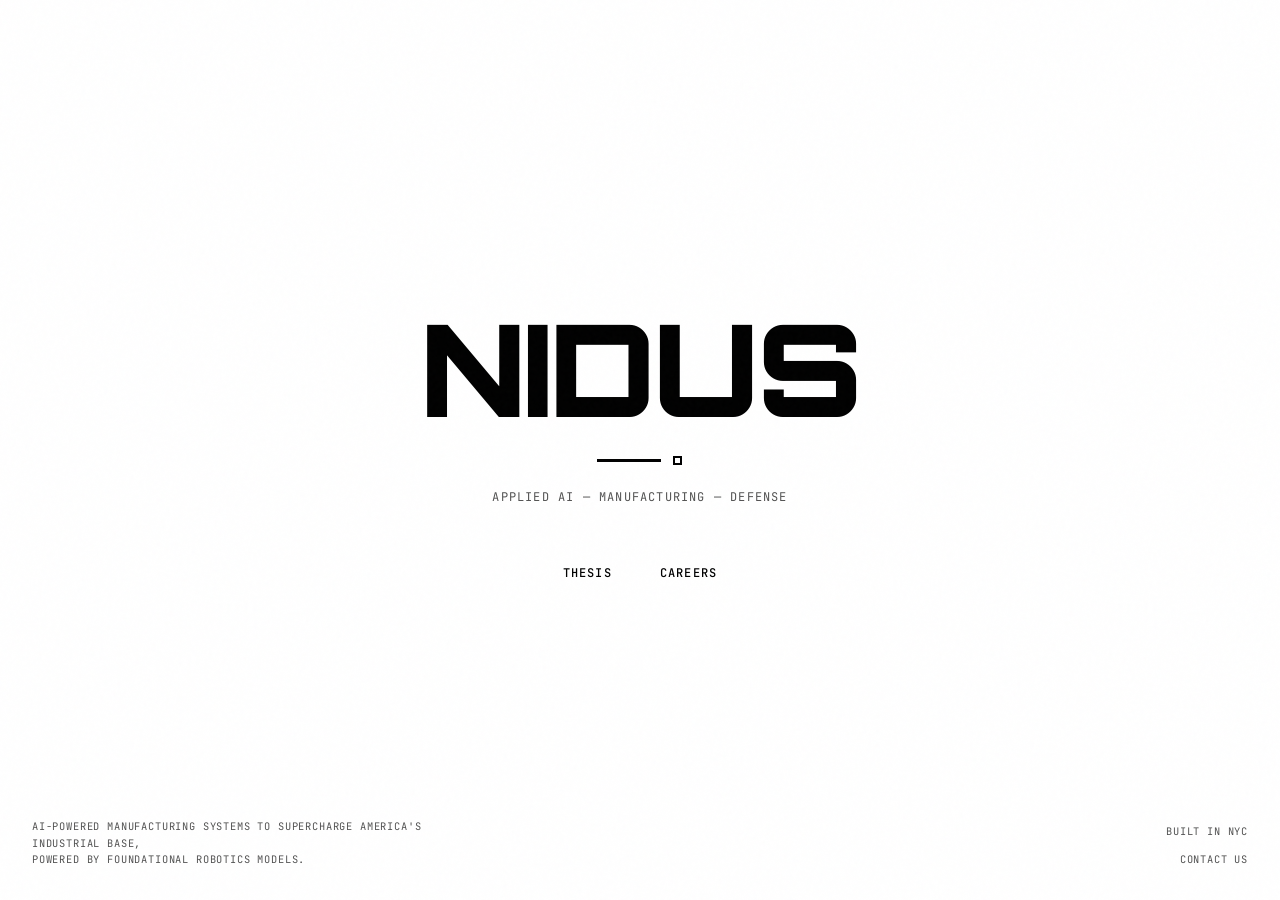
<file: index.html>
<!DOCTYPE html>
<html lang="en">
<head>
  <meta charset="UTF-8">
  <meta name="viewport" content="width=device-width, initial-scale=1.0">
  <meta name="description" content="Nidus — Applied AI for defense manufacturing at scale.">
  <title>Nidus</title>
  <link rel="preconnect" href="https://fonts.googleapis.com">
  <link rel="preconnect" href="https://fonts.gstatic.com" crossorigin>
  <link href="https://fonts.googleapis.com/css2?family=JetBrains+Mono:wght@400;500&family=Orbitron:wght@900&family=Source+Serif+4:ital,opsz,wght@0,8..60,400;0,8..60,600;1,8..60,400&display=swap" rel="stylesheet">
  <style>
    :root {
      --bg: #FFFFFF;
      --fg: #000000;
      --muted-fg: #525252;
      --font-display: "Orbitron", sans-serif;
      --font-mono: "JetBrains Mono", monospace;
    }

    *, *::before, *::after {
      box-sizing: border-box;
      margin: 0;
      padding: 0;
    }

    html {
      height: 100%;
    }

    body {
      /* 100dvh accounts for mobile browser chrome (address bar) */
      min-height: 100dvh;
      min-height: -webkit-fill-available;
      overflow: hidden;
      background: var(--bg);
      color: var(--fg);
      -webkit-font-smoothing: antialiased;
      display: flex;
      align-items: center;
      justify-content: center;
    }

    /* Noise texture */
    body::before {
      content: '';
      position: fixed;
      inset: 0;
      background-image: url("data:image/svg+xml,%3Csvg viewBox='0 0 256 256' xmlns='http://www.w3.org/2000/svg'%3E%3Cfilter id='noise'%3E%3CfeTurbulence type='fractalNoise' baseFrequency='0.8' numOctaves='4' stitchTiles='stitch'/%3E%3C/filter%3E%3Crect width='100%25' height='100%25' filter='url(%23noise)'/%3E%3C/svg%3E");
      opacity: 0.02;
      pointer-events: none;
      z-index: 9999;
    }

    .splash {
      text-align: center;
      padding: 2rem;
    }

    .name-wrap {
      position: relative;
      display: inline-block;
      margin-bottom: 1.5rem;
    }

    .name {
      font-family: var(--font-display);
      font-weight: 900;
      font-size: clamp(3.5rem, 13vw, 8rem);
      letter-spacing: -0.02em;
      line-height: 1;
      display: block;
    }

    /* Each letter reveals left → right in sync with the nozzle sweep */
    .letter {
      display: inline-block;
      clip-path: inset(0 100% 0 0);
      animation: b-build 0.42s linear calc(0.42s + var(--i) * 0.358s) forwards;
    }

    @keyframes b-build {
      to { clip-path: inset(0 0% 0 0); }
    }

    /* Vertical print-head nozzle tracks left → right across the letters */
    .b-head {
      position: absolute;
      top: 0;
      bottom: 0;
      left: -4px;
      width: 3px;
      pointer-events: none;
      background: linear-gradient(to bottom,
        transparent 0%,
        rgba(80,200,255,0.4) 15%,
        rgba(140,230,255,1) 50%,
        rgba(80,200,255,0.4) 85%,
        transparent 100%
      );
      box-shadow:
        0 0 5px 2px rgba(100,210,255,0.8),
        0 0 14px 5px rgba(80,190,255,0.3);
      animation: b-head 1.79s linear 0.42s forwards;
    }

    @keyframes b-head {
      from { left: -4px;            opacity: 1; }
      90%  {                         opacity: 1; }
      to   { left: calc(100% + 4px); opacity: 0; }
    }

    .deco {
      display: flex;
      align-items: center;
      justify-content: center;
      gap: 0.75rem;
      margin-bottom: 1.5rem;
    }

    .deco-rule {
      width: 4rem;
      height: 3px;
      background: var(--fg);
    }

    .deco-square {
      width: 9px;
      height: 9px;
      border: 2px solid var(--fg);
    }

    .tagline {
      font-family: var(--font-mono);
      font-size: 0.75rem;
      font-weight: 400;
      letter-spacing: 0.1em;
      text-transform: uppercase;
      color: var(--muted-fg);
      margin-bottom: 3rem;
    }

    .links {
      display: flex;
      align-items: center;
      justify-content: center;
      gap: 3rem;
    }

    .links a {
      font-family: var(--font-mono);
      font-size: 0.75rem;
      font-weight: 500;
      letter-spacing: 0.1em;
      text-transform: uppercase;
      color: var(--fg);
      text-decoration: none;
      /* 44px min touch target */
      display: inline-flex;
      align-items: center;
      min-height: 44px;
      padding-bottom: 2px;
      border-bottom: 1px solid transparent;
      transition: border-color 100ms;
    }

    .links a:hover {
      border-bottom-color: var(--fg);
    }

    .links a:focus-visible {
      outline: 3px solid var(--fg);
      outline-offset: 3px;
    }

    .descriptor {
      position: fixed;
      bottom: 2rem;
      left: 2rem;
      font-family: var(--font-mono);
      font-size: 0.65rem;
      font-weight: 400;
      letter-spacing: 0.08em;
      text-transform: uppercase;
      color: var(--muted-fg);
      text-align: left;
      max-width: 28rem;
      line-height: 1.6;
    }

    .contact-origin,
    .contact-link {
      position: fixed;
      bottom: 2rem;
      right: 2rem;
      font-family: var(--font-mono);
      font-size: 0.65rem;
      font-weight: 400;
      letter-spacing: 0.08em;
      text-transform: uppercase;
      color: var(--muted-fg);
      text-align: right;
      line-height: 1.6;
    }

    /* Stack both in bottom-right on desktop */
    .contact-origin { bottom: 3.8rem; }
    .contact-link   { bottom: 2rem; }

    .contact-link a {
      color: var(--muted-fg);
      text-decoration: none;
      border-bottom: 1px solid transparent;
      transition: border-color 100ms;
    }

    .contact-link a:hover {
      border-bottom-color: var(--muted-fg);
    }

    /* Deco, tagline, links fade in after all letters are built (~1.63s) */
    .deco    { opacity: 0; animation: fade-in 0.245s ease 2.52s forwards; }
    .tagline { opacity: 0; animation: fade-up 0.28s ease  2.8s forwards; }
    .links   { opacity: 0; animation: fade-up 0.28s ease  3.08s forwards; }

    @keyframes fade-in { to { opacity: 1; } }
    @keyframes fade-up {
      from { opacity: 0; transform: translateY(5px); }
      to   { opacity: 1; transform: translateY(0); }
    }

    /* Coordinate HUD — top right corner (from Option C) */
    .hud {
      position: fixed;
      top: 1.5rem;
      right: 1.5rem;
      font-family: var(--font-mono);
      font-size: 0.55rem;
      letter-spacing: 0.06em;
      color: rgba(160, 160, 220, 0.75);
      line-height: 2;
      pointer-events: none;
      opacity: 0;
      animation: fade-in 0.3s ease 0.2s forwards, hud-out 0.4s ease 10s forwards;
    }

    @keyframes hud-out { to { opacity: 0; } }

    @media (max-width: 480px) {
      .tagline {
        letter-spacing: 0.05em;
        margin-bottom: 2rem;
      }

      .links {
        gap: 2rem;
      }

      /* Descriptor sits just above the bottom row */
      .descriptor {
        left: 1.5rem;
        right: 1.5rem;
        bottom: 3.8rem;
        max-width: none;
        text-align: center;
      }

      /* Built in NYC — bottom left */
      .contact-origin {
        top: auto;
        bottom: 1.5rem;
        left: 1.5rem;
        right: auto;
        text-align: left;
        font-size: 0.6rem;
      }

      /* Contact Us — bottom right */
      .contact-link {
        bottom: 1.5rem;
        right: 1.5rem;
        left: auto;
        text-align: right;
        font-size: 0.6rem;
      }
    }
  </style>
</head>
<body>
  <div class="hud" aria-hidden="true">
    X&nbsp;<span id="hud-x">+000.00</span><br>
    Y&nbsp;<span id="hud-y">+025.40</span><br>
    Z&nbsp;<span id="hud-z">+000.00</span>
  </div>

  <main class="splash">
    <div class="name-wrap">
      <span class="name"><span class="letter" style="--i:0">N</span><span class="letter" style="--i:1">I</span><span class="letter" style="--i:2">D</span><span class="letter" style="--i:3">U</span><span class="letter" style="--i:4">S</span></span>
      <div class="b-head" aria-hidden="true"></div>
    </div>
    <div class="deco" aria-hidden="true">
      <div class="deco-rule"></div>
      <div class="deco-square"></div>
    </div>
    <p class="tagline">Applied AI &mdash; Manufacturing &mdash; Defense</p>
    <nav class="links">
      <a href="/thesis">Thesis</a>
      <a href="/careers">Careers</a>
    </nav>
  </main>
  <p class="descriptor">AI-powered manufacturing systems to supercharge America's industrial base,<br>powered by foundational robotics models.</p>
  <p class="contact-origin">Built in NYC</p>
  <p class="contact-link"><a href="mailto:info@nidus.tech?subject=Question%20about%20Nidus">Contact us</a></p>

  <script>
    (function () {
      var X_MAX = 152.40, Z_MAX = 2.40;
      var DELAY = 600, DUR = 2560; // match CSS delays in ms
      var xEl = document.getElementById('hud-x');
      var zEl = document.getElementById('hud-z');

      function fmt(n) {
        var parts = n.toFixed(2).split('.');
        return '+' + parts[0].padStart(3, '0') + '.' + parts[1];
      }

      setTimeout(function () {
        var t0 = performance.now();
        function tick(now) {
          var t = Math.min((now - t0) / DUR, 1);
          xEl.textContent = fmt(X_MAX * t);
          zEl.textContent = fmt(Z_MAX * t);
          if (t < 1) requestAnimationFrame(tick);
        }
        requestAnimationFrame(tick);
      }, DELAY);
    })();
  </script>
</body>
</html>
</file>
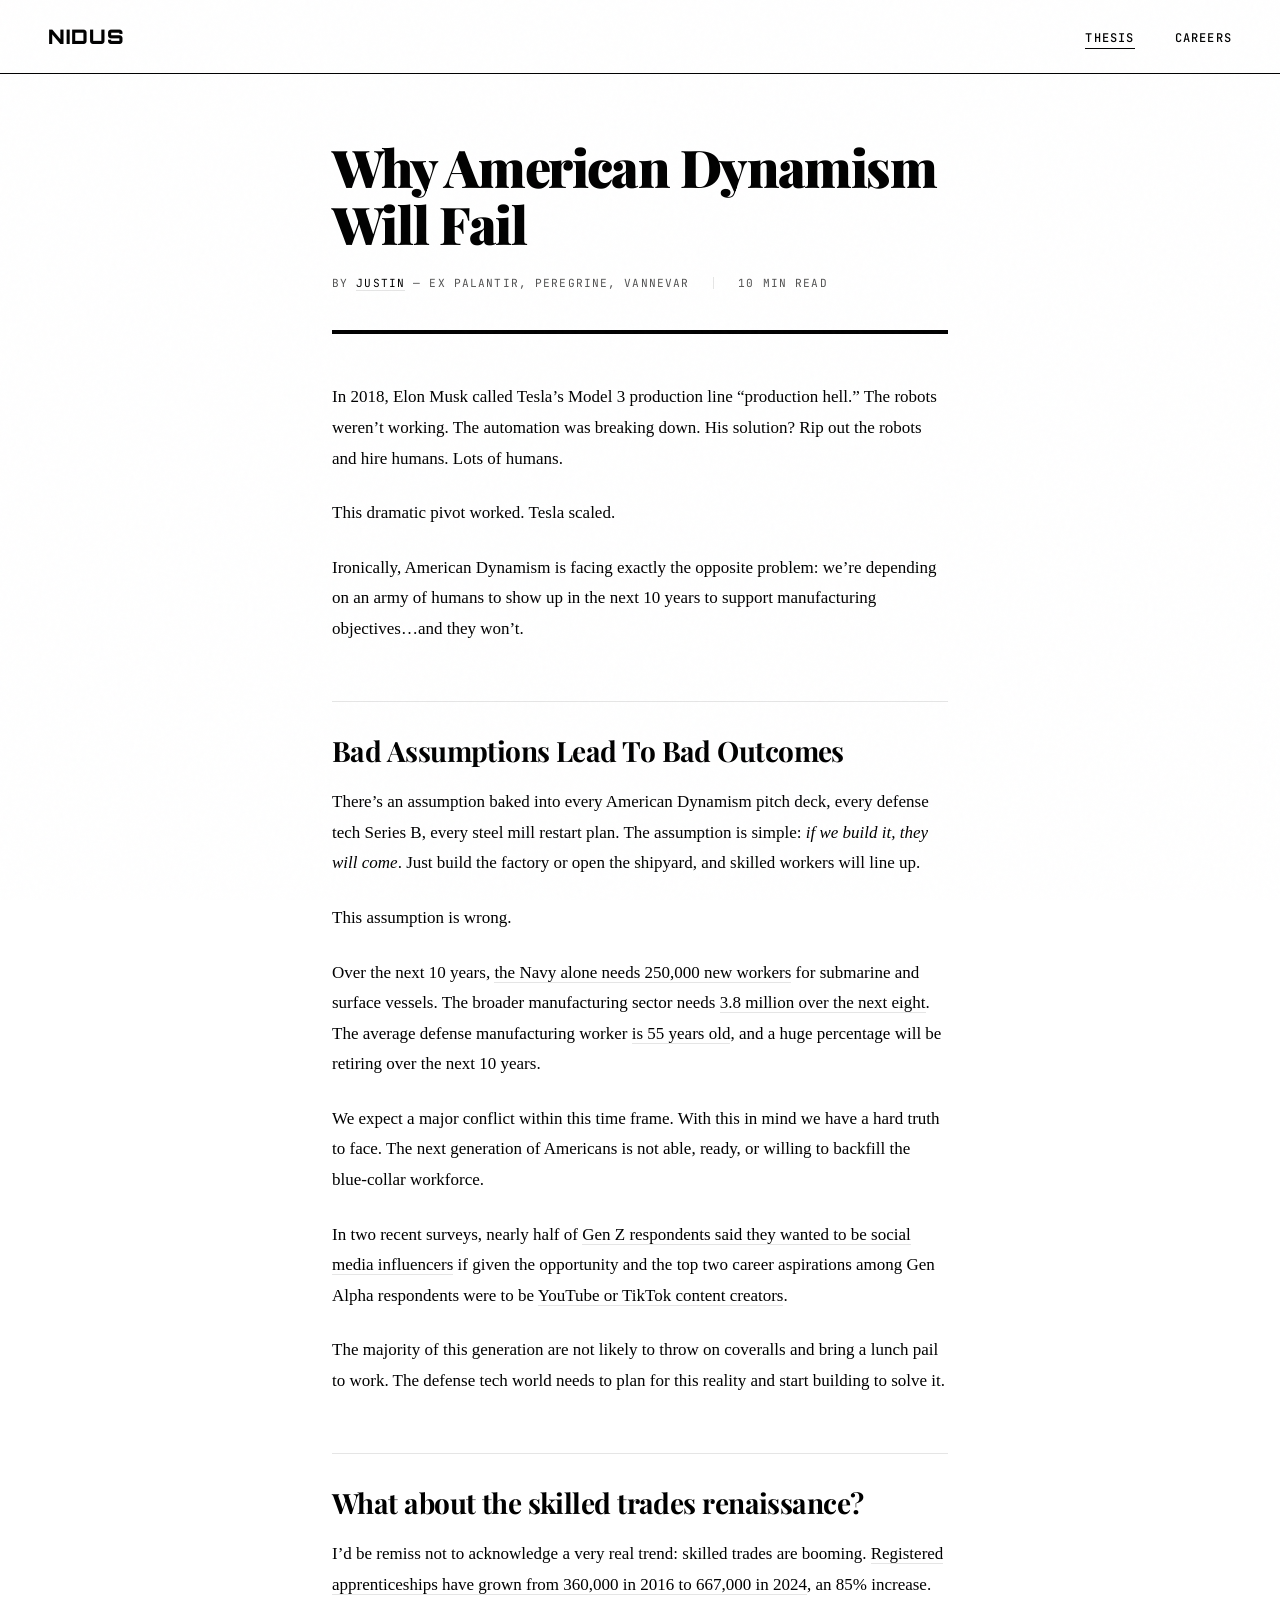
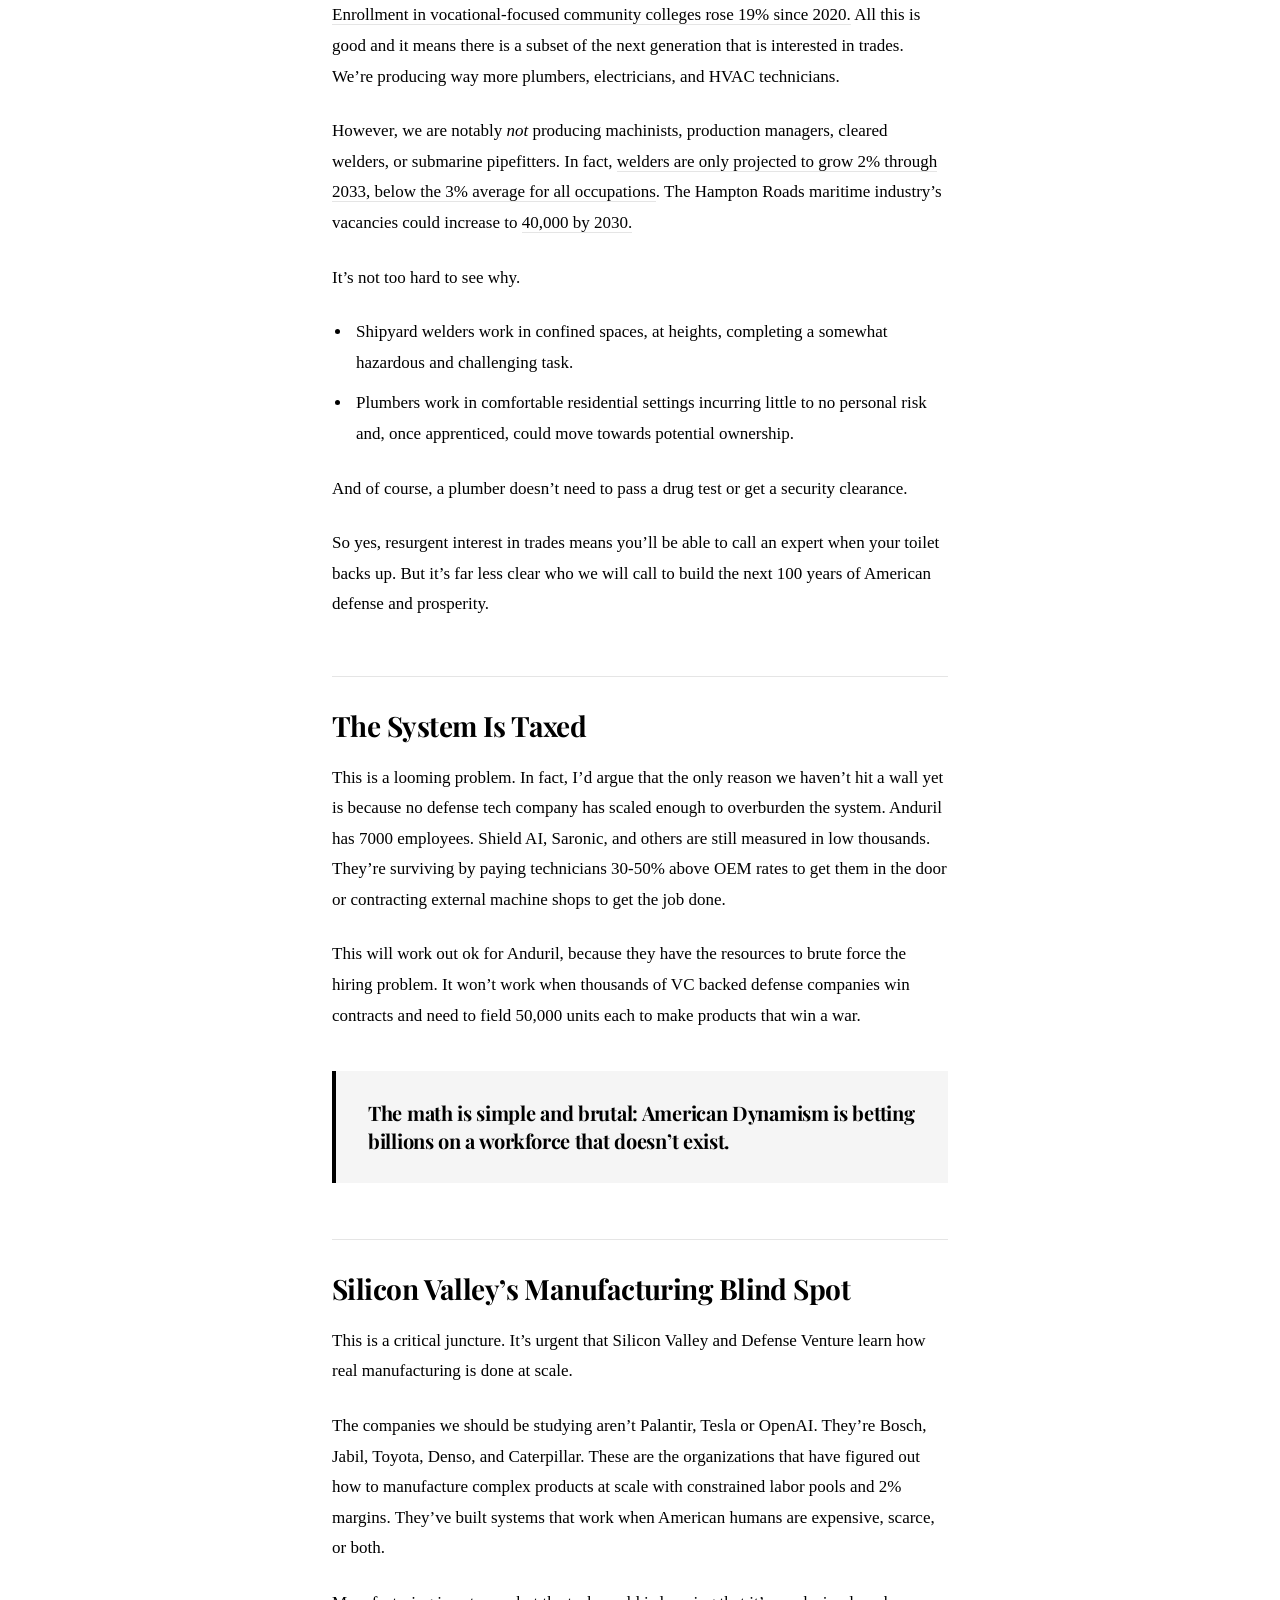
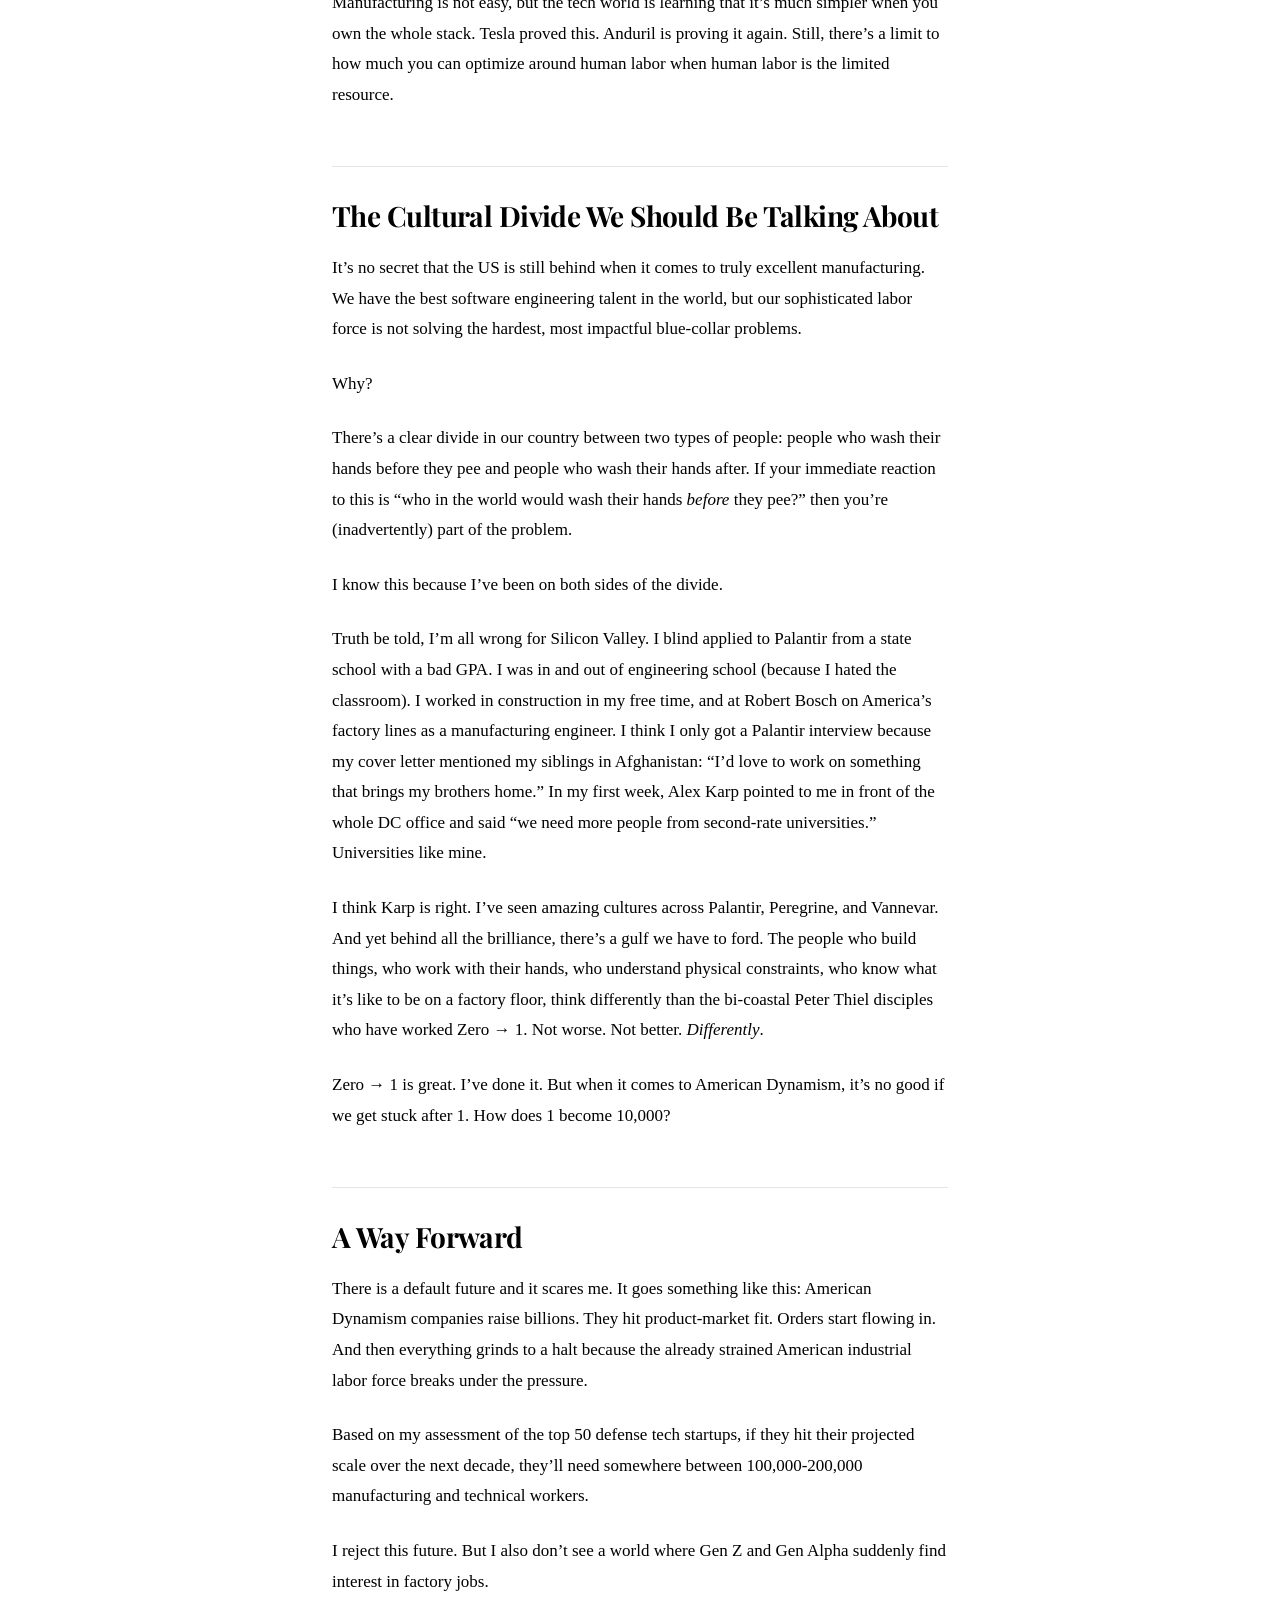
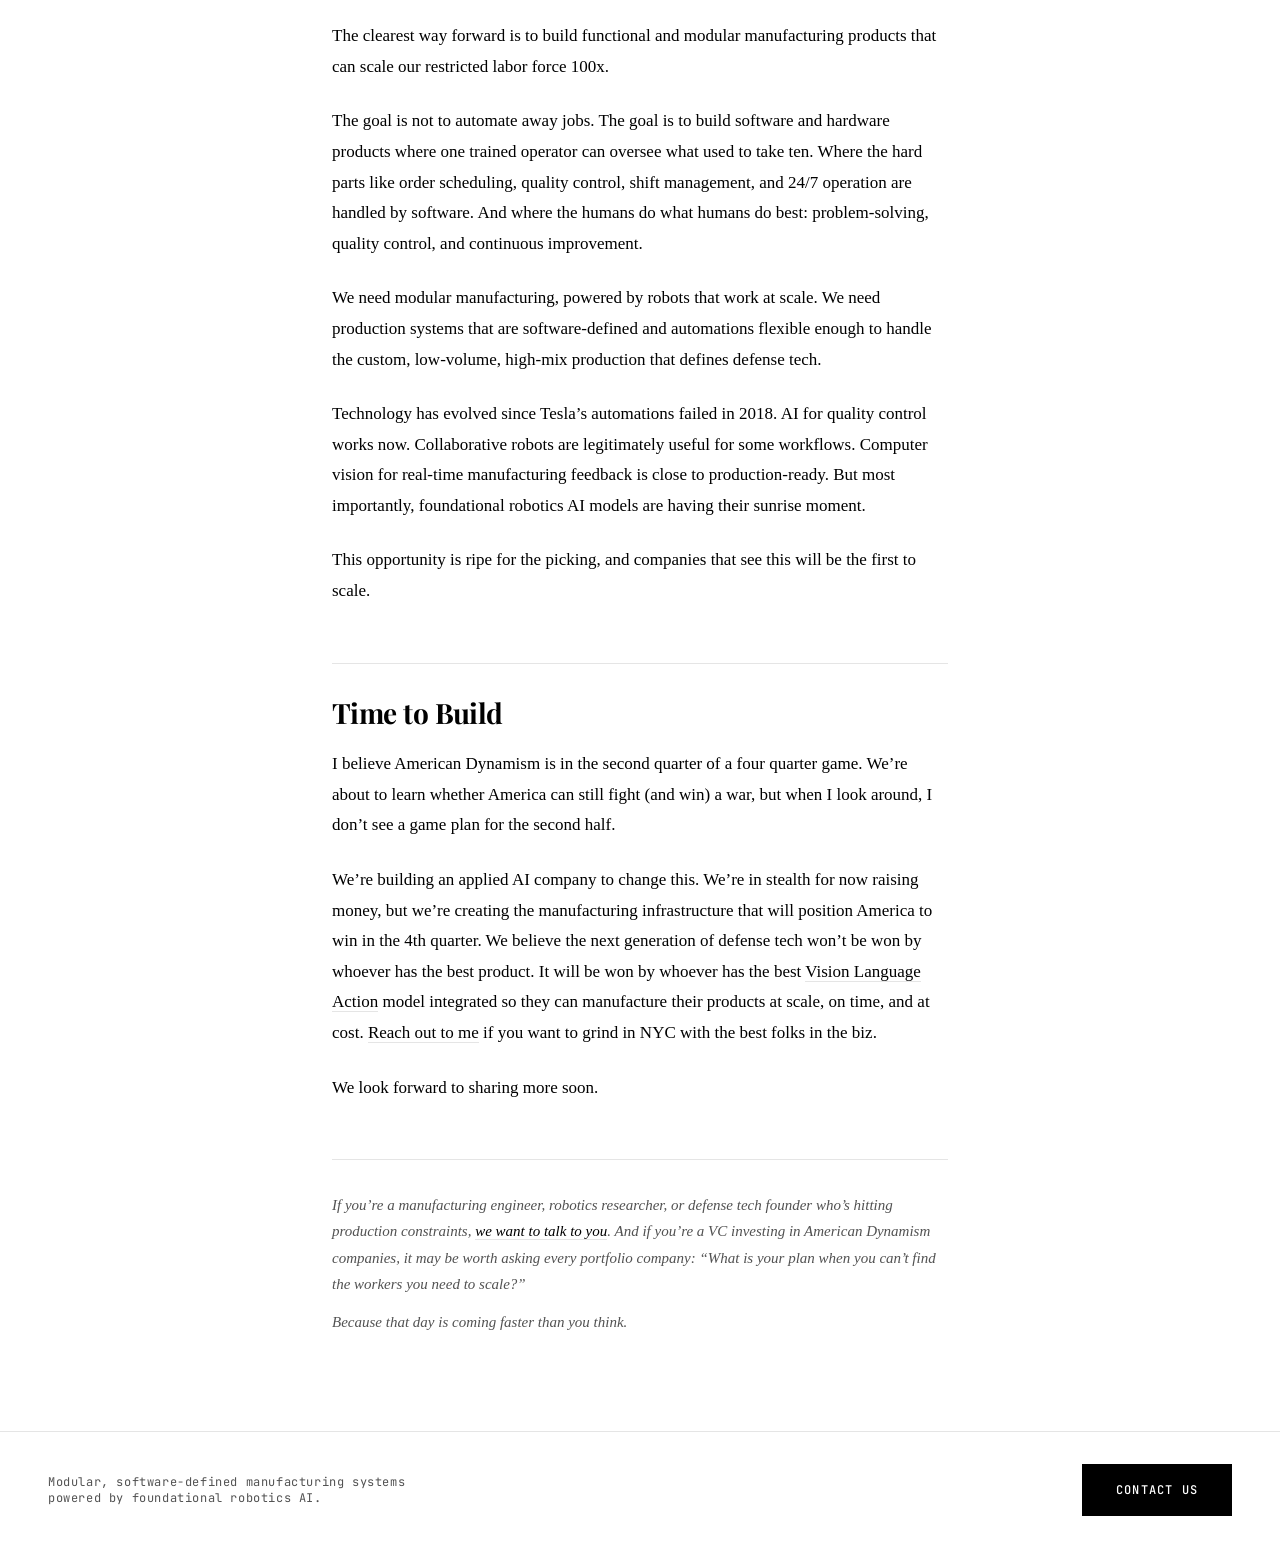
<file: blog/index.html>
<!DOCTYPE html>
<html lang="en">
<head>
  <meta charset="UTF-8">
  <meta http-equiv="refresh" content="0; url=/thesis">
  <title>Redirecting to Thesis &mdash; Nidus</title>
  <link rel="canonical" href="/thesis">
</head>
<body>
  <p>Redirecting to <a href="/thesis">Thesis</a>&hellip;</p>
</body>
</html>
</file>
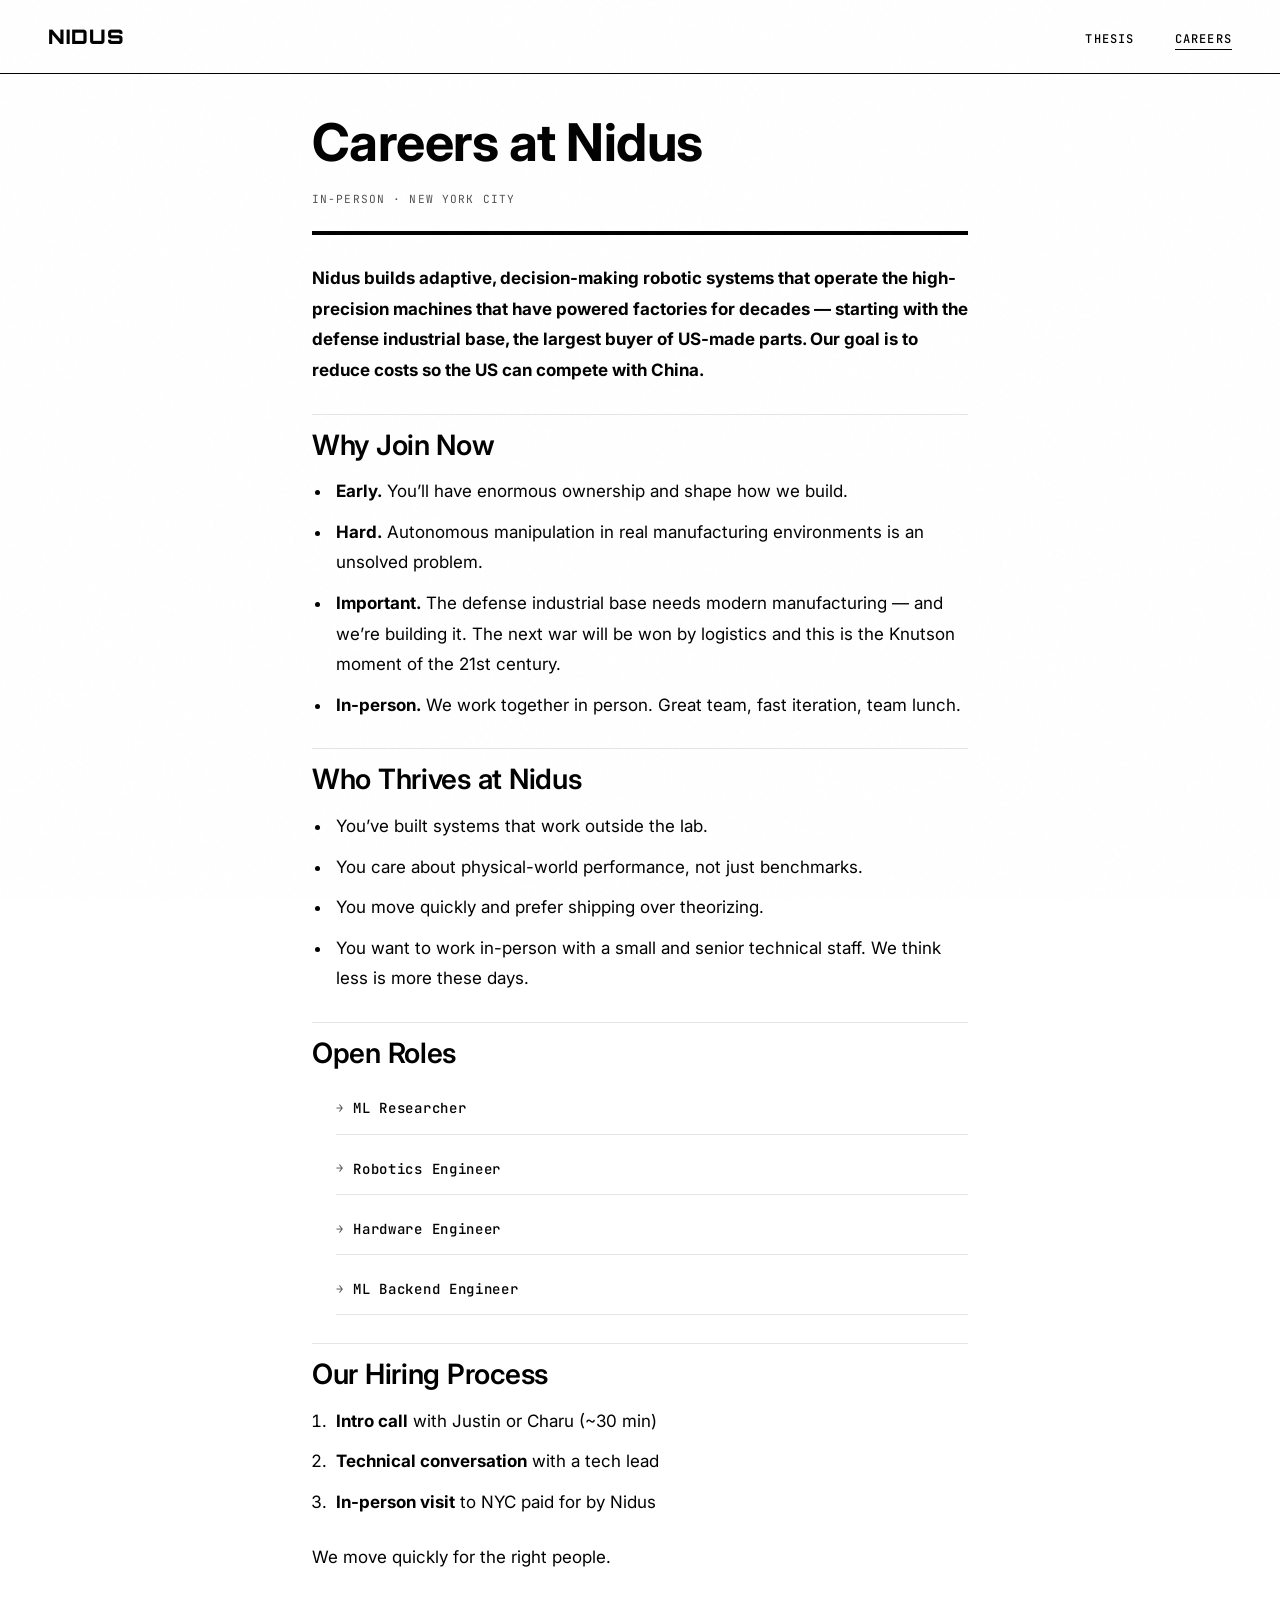
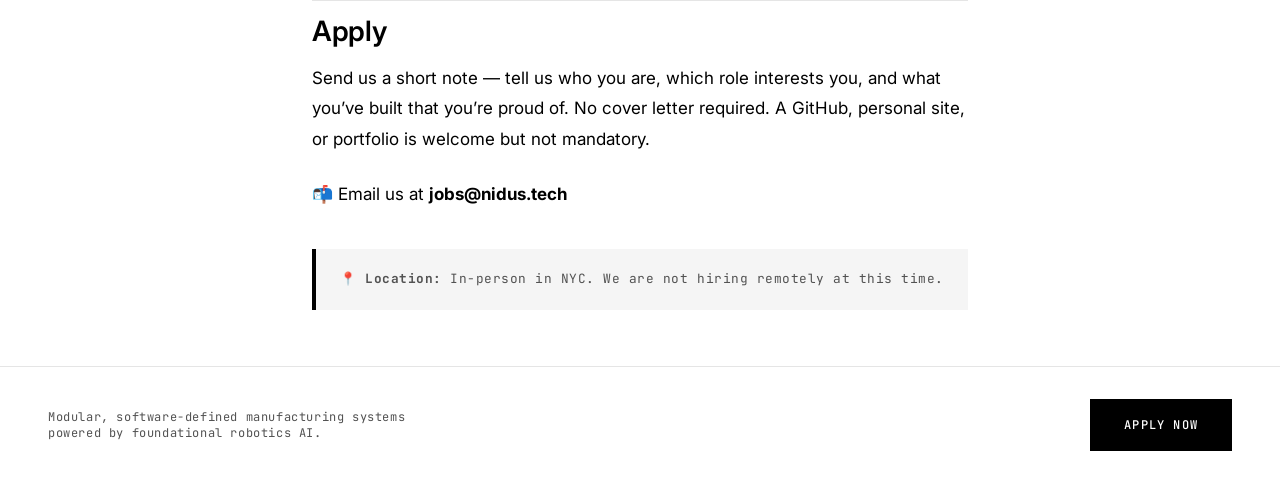
<file: careers/index.html>
<!DOCTYPE html>
<html lang="en">
<head>
  <meta charset="UTF-8">
  <meta name="viewport" content="width=device-width, initial-scale=1.0">
  <meta name="description" content="Careers at Nidus — Join us in building the manufacturing infrastructure for American Dynamism.">
  <title>Careers &mdash; Nidus</title>
  <link rel="preconnect" href="https://fonts.googleapis.com">
  <link rel="preconnect" href="https://fonts.gstatic.com" crossorigin>
  <link href="https://fonts.googleapis.com/css2?family=Inter:wght@400;500;600;700&family=JetBrains+Mono:wght@400;500&family=Orbitron:wght@900&display=swap" rel="stylesheet">
  <link rel="stylesheet" href="/styles.css">
  <style>
    :root {
      --font-display: "Inter", system-ui, sans-serif;
      --font-body:    "Inter", system-ui, sans-serif;
    }

    body {
      display: block;
    }

    .nav-logo {
      font-family: "Orbitron", sans-serif;
      font-weight: 900;
      letter-spacing: 0.05em;
    }

    /* ── Article layout ─────────────────────────────────────────── */
    .article {
      max-width: 720px;
      margin: 0 auto;
      padding: 2.5rem 2rem 3.5rem;
    }

    /* ── Article header ─────────────────────────────────────────── */
    .article-header {
      margin-bottom: 1.75rem;
      padding-bottom: 1.5rem;
      border-bottom: 4px solid var(--fg);
    }

    .article-title {
      font-family: var(--font-display);
      font-size: clamp(2rem, 5vw, 3.25rem);
      font-weight: 700;
      line-height: 1.1;
      letter-spacing: -0.01em;
      margin-bottom: 1rem;
    }

    .article-byline {
      font-family: var(--font-mono);
      font-size: 0.7rem;
      letter-spacing: 0.1em;
      text-transform: uppercase;
      color: var(--muted-fg);
    }

    /* ── Body prose ─────────────────────────────────────────────── */
    .article p {
      font-family: var(--font-body);
      font-size: 1.0625rem;
      line-height: 1.8;
      margin-bottom: 1.5rem;
    }

    /* ── Section headings ───────────────────────────────────────── */
    .article h2 {
      font-family: var(--font-display);
      font-size: clamp(1.375rem, 3vw, 1.75rem);
      font-weight: 600;
      letter-spacing: -0.01em;
      line-height: 1.2;
      margin-top: 1.75rem;
      margin-bottom: 0.875rem;
      padding-top: 0.875rem;
      border-top: 1px solid var(--border-light);
    }

    /* ── Lists ──────────────────────────────────────────────────── */
    .article ul, .article ol {
      margin: 0 0 1.5rem 1.25rem;
      padding: 0;
    }

    .article ul li, .article ol li {
      font-family: var(--font-body);
      font-size: 1.0625rem;
      line-height: 1.8;
      margin-bottom: 0.625rem;
      padding-left: 0.25rem;
    }

    /* ── Role links ─────────────────────────────────────────────── */
    .role-list {
      list-style: none;
      margin: 0 0 1.5rem 0;
    }

    .role-list li {
      padding-left: 0;
    }

    .role-list a {
      font-family: var(--font-mono);
      font-size: 0.875rem;
      font-weight: 500;
      letter-spacing: 0.05em;
      display: inline-flex;
      align-items: center;
      gap: 0.6rem;
      padding: 0.75rem 0;
      border-bottom: 1px solid var(--border-light);
      width: 100%;
      transition: border-color 100ms, gap 100ms;
    }

    .role-list a:hover {
      border-bottom-color: var(--fg);
      gap: 0.9rem;
    }

    .role-arrow {
      font-size: 0.75rem;
      color: var(--muted-fg);
      transition: color 100ms;
    }

    .role-list a:hover .role-arrow {
      color: var(--fg);
    }

    /* ── Location callout ───────────────────────────────────────── */
    .location-callout {
      margin: 2.5rem 0 0;
      padding: 1.25rem 1.5rem;
      border-left: 4px solid var(--fg);
      background: var(--muted);
    }

    .location-callout p {
      font-family: var(--font-mono);
      font-size: 0.8rem;
      letter-spacing: 0.04em;
      line-height: 1.6;
      margin: 0;
      color: var(--muted-fg);
    }

    /* ── Responsive ─────────────────────────────────────────────── */
    @media (max-width: 768px) {
      .article {
        padding: 1.75rem 1.25rem 2.5rem;
      }

      .article h2 {
        margin-top: 1.25rem;
        padding-top: 0.625rem;
      }
    }
  </style>
</head>
<body>
  <a href="#main" class="skip-link">Skip to content</a>

  <nav>
    <a href="/" class="nav-logo" aria-label="Nidus home">NIDUS</a>
    <ul class="nav-links" role="list">
      <li><a href="/thesis">Thesis</a></li>
      <li><a href="/careers" aria-current="page">Careers</a></li>
    </ul>
  </nav>

  <main id="main">
    <article class="article">

      <header class="article-header">
        <h1 class="article-title">Careers at Nidus</h1>
        <span class="article-byline">In-person &middot; New York City</span>
      </header>

      <p><strong>Nidus builds adaptive, decision-making robotic systems that operate the high-precision machines that have powered factories for decades &mdash; starting with the defense industrial base, the largest buyer of US-made parts. Our goal is to reduce costs so the US can compete with China.</strong></p>
      <h2>Why Join Now</h2>
      <ul>
        <li><strong>Early.</strong> You&rsquo;ll have enormous ownership and shape how we build.</li>
        <li><strong>Hard.</strong> Autonomous manipulation in real manufacturing environments is an unsolved problem.</li>
        <li><strong>Important.</strong> The defense industrial base needs modern manufacturing &mdash; and we&rsquo;re building it. The next war will be won by logistics and this is the Knutson moment of the 21st century.</li>
        <li><strong>In-person.</strong> We work together in person. Great team, fast iteration, team lunch.</li>
      </ul>

      <h2>Who Thrives at Nidus</h2>
      <ul>
        <li>You&rsquo;ve built systems that work outside the lab.</li>
        <li>You care about physical-world performance, not just benchmarks.</li>
        <li>You move quickly and prefer shipping over theorizing.</li>
        <li>You want to work in-person with a small and senior technical staff. We think less is more these days.</li>
      </ul>

      <h2>Open Roles</h2>
      <ul class="role-list">
        <li><a href="/careers/ml-researcher/"><span class="role-arrow">&rarr;</span> ML Researcher</a></li>
        <li><a href="/careers/robotics-engineer/"><span class="role-arrow">&rarr;</span> Robotics Engineer</a></li>
        <li><a href="/careers/hardware-engineer/"><span class="role-arrow">&rarr;</span> Hardware Engineer</a></li>
        <li><a href="/careers/ml-backend-engineer/"><span class="role-arrow">&rarr;</span> ML Backend Engineer</a></li>
      </ul>

      <h2>Our Hiring Process</h2>
      <ol>
        <li><strong>Intro call</strong> with Justin or Charu (~30 min)</li>
        <li><strong>Technical conversation</strong> with a tech lead</li>
        <li><strong>In-person visit</strong> to NYC paid for by Nidus</li>
      </ol>
      <p>We move quickly for the right people.</p>

      <h2>Apply</h2>
      <p>Send us a short note &mdash; tell us who you are, which role interests you, and what you&rsquo;ve built that you&rsquo;re proud of. No cover letter required. A GitHub, personal site, or portfolio is welcome but not mandatory.</p>
      <p>📬 Email us at <a href="mailto:jobs@nidus.tech"><strong>jobs@nidus.tech</strong></a></p>

      <div class="location-callout">
        <p>📍 <strong>Location:</strong> In-person in NYC. We are not hiring remotely at this time.</p>
      </div>

    </article>
  </main>

  <footer>
    <p class="footer-copy">Modular, software-defined manufacturing systems<br>powered by foundational robotics AI.</p>
    <a href="mailto:jobs@nidus.tech" class="btn">Apply Now</a>
  </footer>

</body>
</html>
</file>
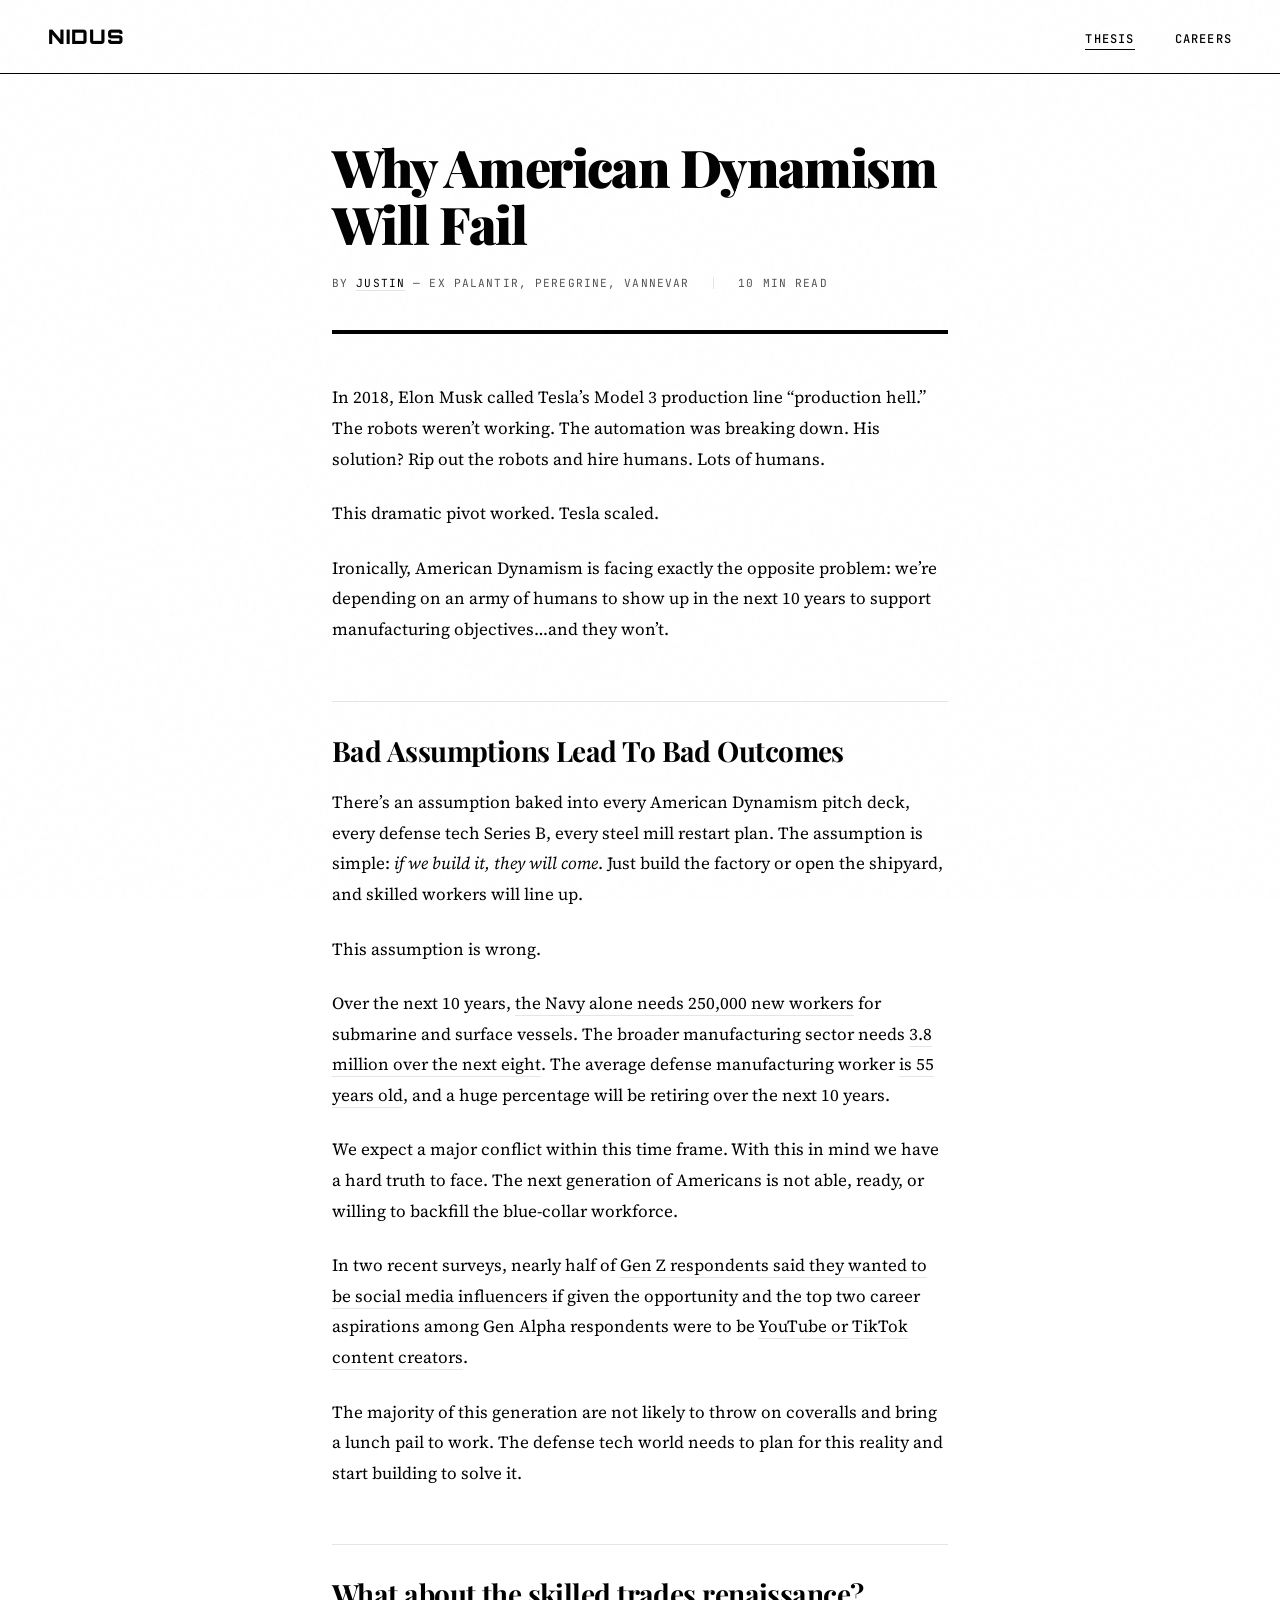
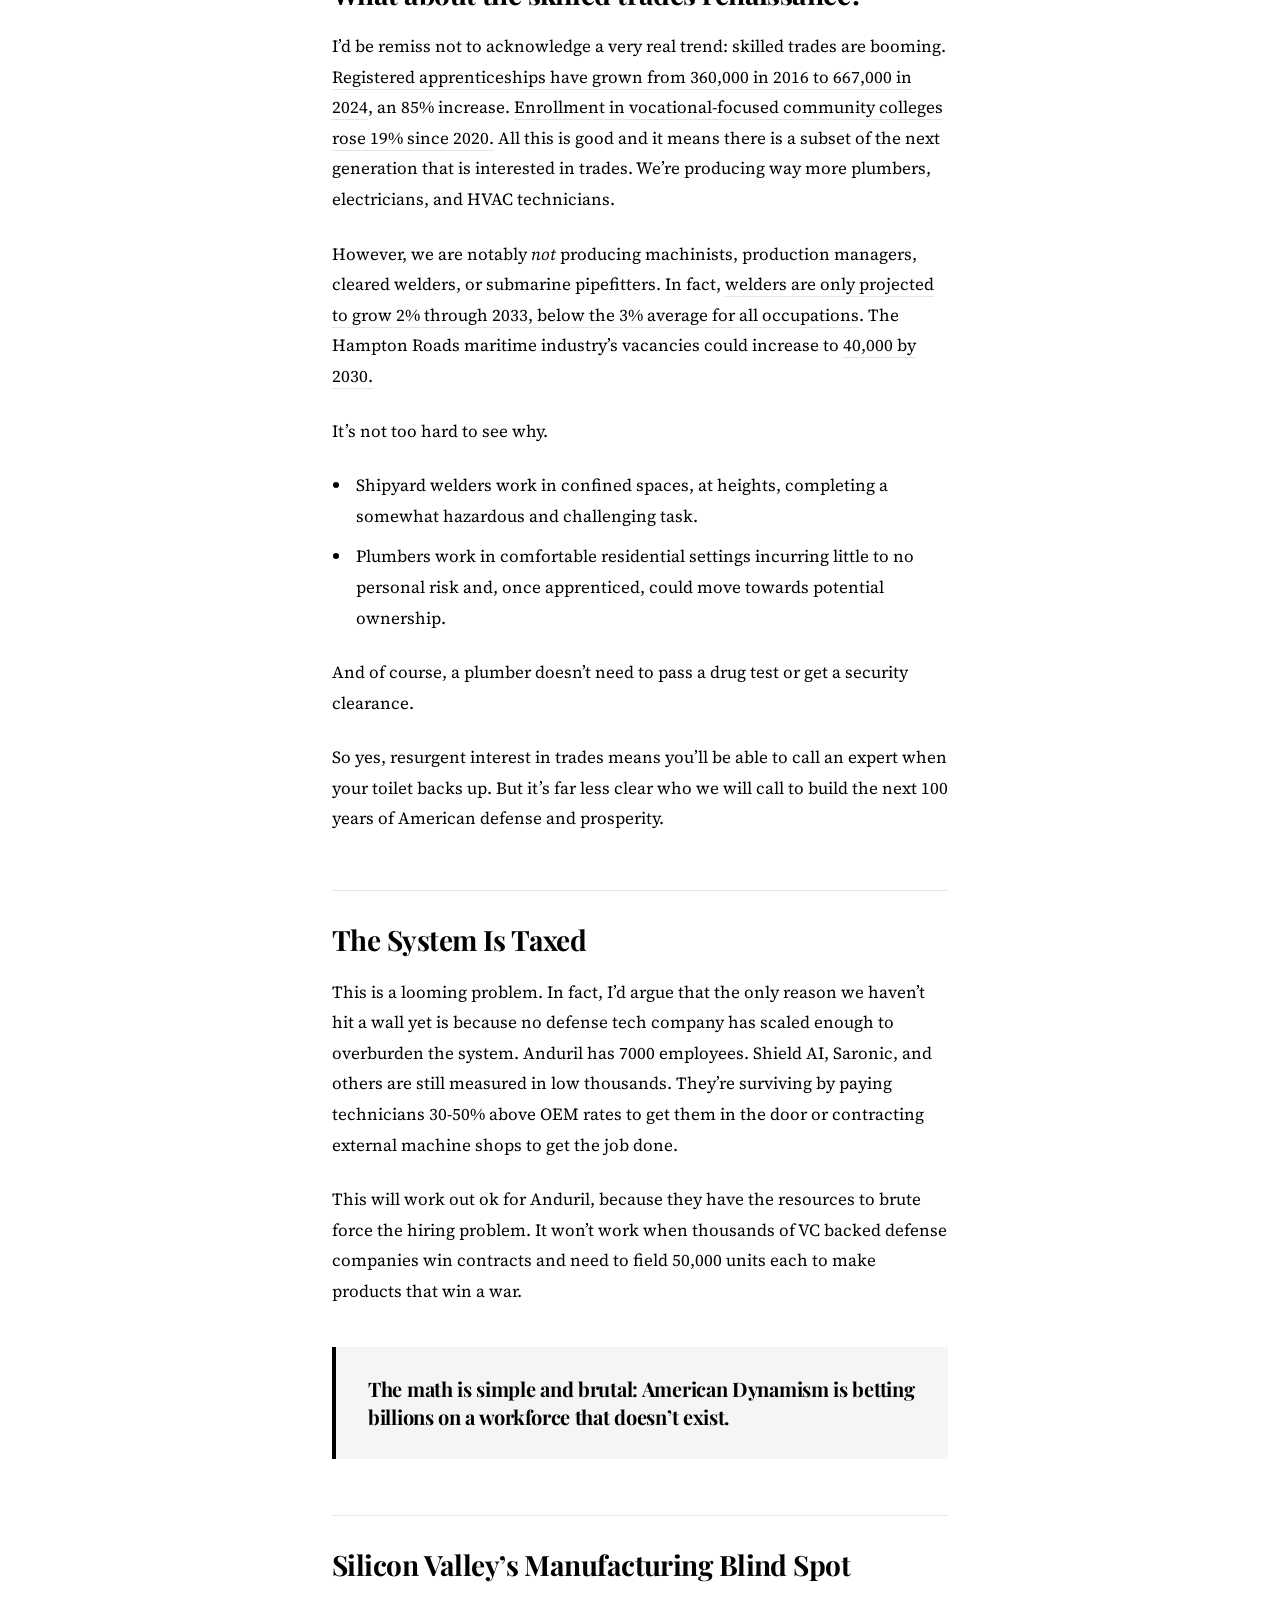
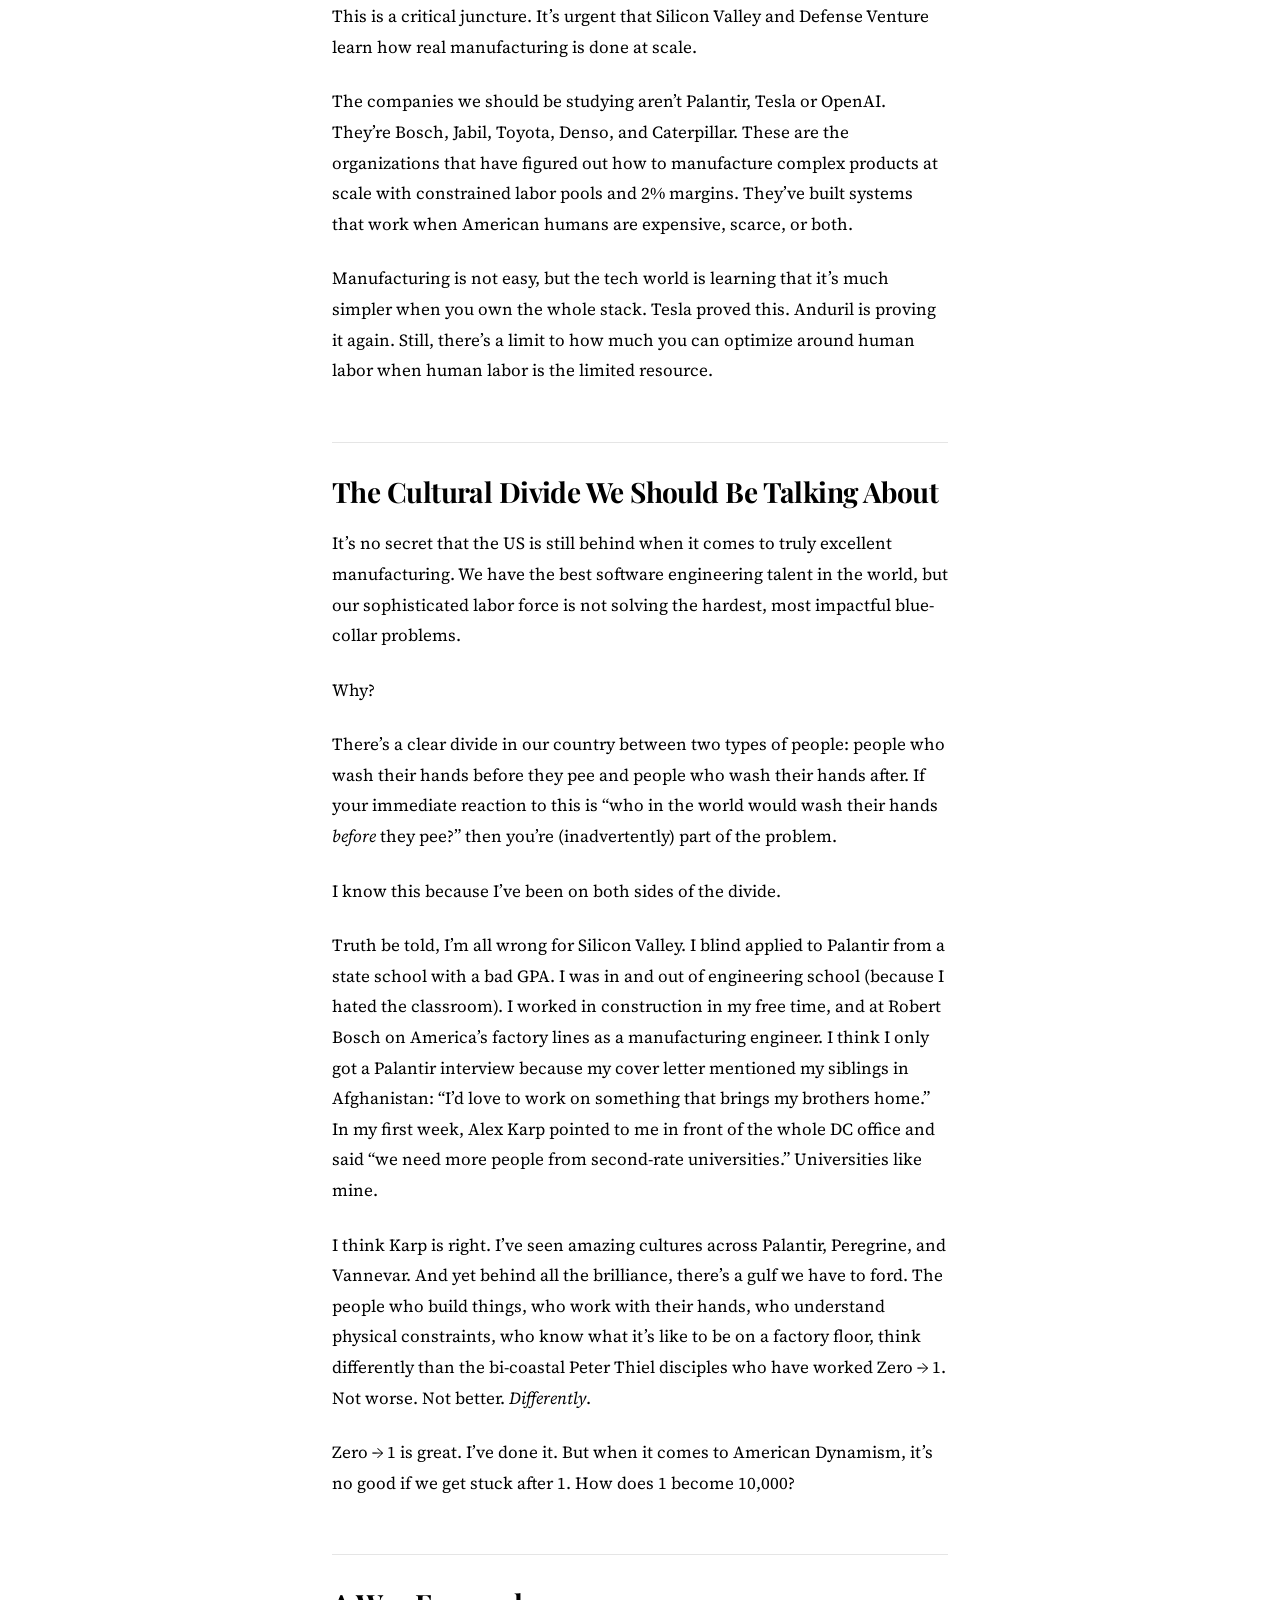
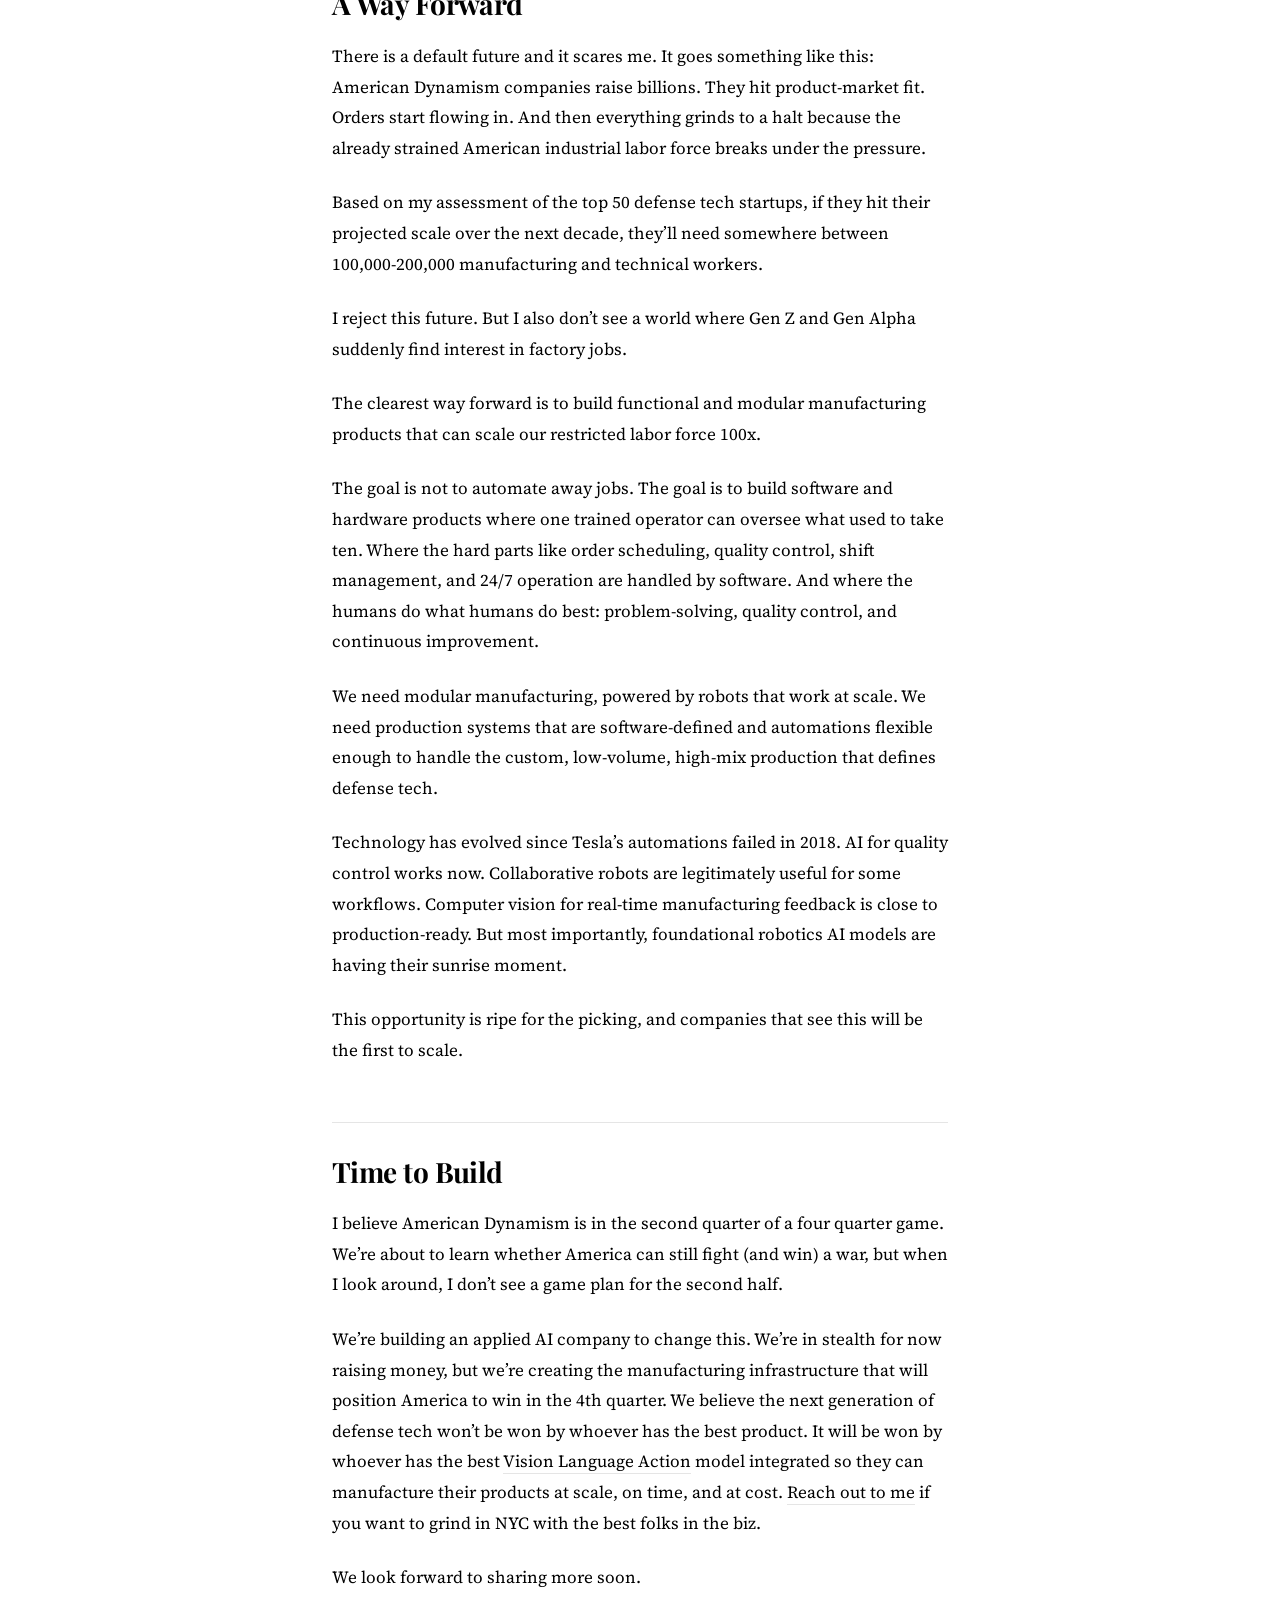
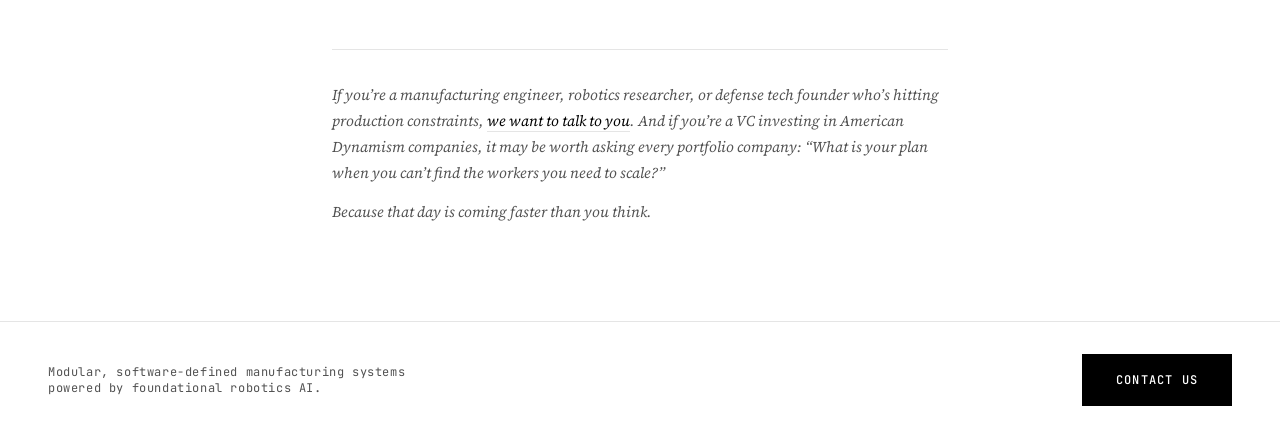
<file: thesis/index.html>
<!DOCTYPE html>
<html lang="en">
<head>
  <meta charset="UTF-8">
  <meta name="viewport" content="width=device-width, initial-scale=1.0">
  <meta name="description" content="Why American Dynamism Will Fail — by Justin Sealy, Nidus">
  <title>Thesis &mdash; Nidus</title>
  <link rel="preconnect" href="https://fonts.googleapis.com">
  <link rel="preconnect" href="https://fonts.gstatic.com" crossorigin>
  <link href="https://fonts.googleapis.com/css2?family=JetBrains+Mono:wght@400;500&family=Orbitron:wght@900&family=Playfair+Display:ital,wght@0,400;0,700;0,900;1,400;1,700&family=Source+Serif+4:ital,opsz,wght@0,8..60,400;0,8..60,600;1,8..60,400&display=swap" rel="stylesheet">
  <link rel="stylesheet" href="/styles.css">
  <style>
    body {
      display: block;
    }

    .nav-logo {
      font-family: "Orbitron", sans-serif;
      font-weight: 900;
      letter-spacing: 0.05em;
    }

    /* ── Article layout ─────────────────────────────────────────── */
    .article {
      max-width: 680px;
      margin: 0 auto;
      padding: 4rem 2rem 6rem;
    }

    /* ── Article header ─────────────────────────────────────────── */
    .article-header {
      margin-bottom: 3rem;
      padding-bottom: 2.5rem;
      border-bottom: 4px solid var(--fg);
    }

    .article-title {
      font-family: var(--font-display);
      font-size: clamp(2rem, 5vw, 3.25rem);
      font-weight: 900;
      line-height: 1.1;
      letter-spacing: -0.03em;
      margin-bottom: 1.5rem;
    }

    .article-meta {
      display: flex;
      align-items: center;
      gap: 1.5rem;
      flex-wrap: wrap;
    }

    .article-byline {
      font-family: var(--font-mono);
      font-size: 0.7rem;
      letter-spacing: 0.1em;
      text-transform: uppercase;
      color: var(--muted-fg);
    }

    .article-byline a {
      color: var(--fg);
      border-bottom: 1px solid var(--border-light);
      transition: border-color 100ms;
    }

    .article-byline a:hover {
      border-bottom-color: var(--fg);
    }

    .article-readtime {
      font-family: var(--font-mono);
      font-size: 0.7rem;
      letter-spacing: 0.1em;
      text-transform: uppercase;
      color: var(--muted-fg);
    }

    .article-meta-divider {
      width: 1px;
      height: 0.75rem;
      background: var(--border-light);
    }

    /* ── Body prose ─────────────────────────────────────────────── */
    .article p {
      font-family: var(--font-body);
      font-size: 1.0625rem;
      line-height: 1.8;
      margin-bottom: 1.5rem;
    }

    /* ── Section headings ───────────────────────────────────────── */
    .article h2 {
      font-family: var(--font-display);
      font-size: clamp(1.375rem, 3vw, 1.75rem);
      font-weight: 700;
      letter-spacing: -0.02em;
      line-height: 1.2;
      margin-top: 3.5rem;
      margin-bottom: 1.25rem;
      padding-top: 2rem;
      border-top: 1px solid var(--border-light);
    }

    .article h3 {
      font-family: var(--font-display);
      font-size: 1.25rem;
      font-weight: 700;
      font-style: italic;
      letter-spacing: -0.01em;
      line-height: 1.3;
      margin-top: 2.5rem;
      margin-bottom: 1rem;
    }

    /* ── Inline links ───────────────────────────────────────────── */
    .article a {
      border-bottom: 1px solid var(--border-light);
      transition: border-color 100ms;
    }

    .article a:hover {
      border-bottom-color: var(--fg);
    }

    /* ── Lists ──────────────────────────────────────────────────── */
    .article ul {
      margin: 0 0 1.5rem 1.25rem;
      padding: 0;
    }

    .article ul li {
      font-family: var(--font-body);
      font-size: 1.0625rem;
      line-height: 1.8;
      margin-bottom: 0.625rem;
      padding-left: 0.25rem;
    }

    /* ── Pull stat ──────────────────────────────────────────────── */
    .pull-stat {
      margin: 2.5rem 0;
      padding: 1.75rem 2rem;
      border-left: 4px solid var(--fg);
      background: var(--muted);
    }

    .pull-stat p {
      font-family: var(--font-display);
      font-size: 1.25rem;
      font-weight: 700;
      line-height: 1.4;
      margin: 0;
      letter-spacing: -0.015em;
    }

    /* ── Closing note ───────────────────────────────────────────── */
    .article-footer {
      margin-top: 3.5rem;
      padding-top: 2rem;
      border-top: 1px solid var(--border-light);
    }

    .article-footer p {
      font-size: 0.9375rem;
      color: var(--muted-fg);
      line-height: 1.75;
      margin-bottom: 0.75rem;
    }

    .article-footer p:last-child {
      margin-bottom: 0;
    }

    .article-footer a {
      color: var(--fg);
    }

    /* ── Responsive ─────────────────────────────────────────────── */
    @media (max-width: 768px) {
      .article {
        padding: 2.5rem 1.5rem 4rem;
      }

      .article h2 {
        margin-top: 2.5rem;
        padding-top: 1.5rem;
      }
    }
  </style>
</head>
<body>
  <a href="#main" class="skip-link">Skip to content</a>

  <nav>
    <a href="/" class="nav-logo" aria-label="Nidus home">NIDUS</a>
    <ul class="nav-links" role="list">
      <li><a href="/thesis" aria-current="page">Thesis</a></li>
      <li><a href="/careers">Careers</a></li>
    </ul>
  </nav>

  <main id="main">
    <article class="article">

      <header class="article-header">
        <h1 class="article-title">Why American Dynamism Will Fail</h1>
        <div class="article-meta">
          <span class="article-byline">By <a href="https://www.linkedin.com/in/justin-sealy/">Justin</a> &mdash; ex Palantir, Peregrine, Vannevar</span>
          <div class="article-meta-divider" aria-hidden="true"></div>
          <span class="article-readtime">10 min read</span>
        </div>
      </header>

      <p>In 2018, Elon Musk called Tesla&rsquo;s Model 3 production line &ldquo;production hell.&rdquo; The robots weren&rsquo;t working. The automation was breaking down. His solution? Rip out the robots and hire humans. Lots of humans.</p>

      <p>This dramatic pivot worked. Tesla scaled.</p>

      <p>Ironically, American Dynamism is facing exactly the opposite problem: we&rsquo;re depending on an army of humans to show up in the next 10 years to support manufacturing objectives&hellip;and they won&rsquo;t.</p>

      <h2>Bad Assumptions Lead To Bad Outcomes</h2>

      <p>There&rsquo;s an assumption baked into every American Dynamism pitch deck, every defense tech Series B, every steel mill restart plan. The assumption is simple: <em>if we build it, they will come</em>. Just build the factory or open the shipyard, and skilled workers will line up.</p>

      <p>This assumption is wrong.</p>

      <p>Over the next 10 years, <a href="https://insidedefense.com/daily-news/maritime-industrial-base-needs-25000-new-trade-workers-year-next-decade-navy-estimates">the Navy alone needs 250,000 new workers</a> for submarine and surface vessels. The broader manufacturing sector needs <a href="https://themanufacturinginstitute.org/manufacturers-need-as-many-as-3-8-million-new-employees-by-2033/">3.8 million over the next eight</a>. The average defense manufacturing worker <a href="https://jobswithdod.com/department-of-defense-analysis/the-impact-of-global-defense-policies-on-u-s-job-creation/">is 55 years old</a>, and a huge percentage will be retiring over the next 10 years.</p>

      <p>We expect a major conflict within this time frame. With this in mind we have a hard truth to face. The next generation of Americans is not able, ready, or willing to backfill the blue-collar workforce.</p>

      <p>In two recent surveys, nearly half of <a href="https://www.entrepreneur.com/business-news/what-is-gen-zs-no-1-career-choice-social-media-influencer/459387">Gen Z respondents said they wanted to be social media influencers</a> if given the opportunity and the top two career aspirations among Gen Alpha respondents were to be <a href="https://www.fastcompany.com/91285945/gen-alpha-dream-job-youtube-content-creator">YouTube or TikTok content creators</a>.</p>

      <p>The majority of this generation are not likely to throw on coveralls and bring a lunch pail to work. The defense tech world needs to plan for this reality and start building to solve it.</p>

      <h2>What about the skilled trades renaissance?</h2>

      <p>I&rsquo;d be remiss not to acknowledge a very real trend: skilled trades are booming. <a href="https://www.apprenticeship.gov/data-and-statistics/apprentices-by-state-dashboard">Registered apprenticeships have grown from 360,000 in 2016 to 667,000 in 2024</a>, an 85% increase. <a href="https://public.tableau.com/app/profile/researchcenter/viz/CTEESpring2025Report/CTEES25">Enrollment in vocational-focused community colleges rose 19% since 2020.</a> All this is good and it means there is a subset of the next generation that is interested in trades. We&rsquo;re producing way more plumbers, electricians, and HVAC technicians.</p>

      <p>However, we are notably <em>not</em> producing machinists, production managers, cleared welders, or submarine pipefitters. In fact, <a href="https://www.onetonline.org/link/localtrends/51-4121.00">welders are only projected to grow 2% through 2033, below the 3% average for all occupations</a>. The Hampton Roads maritime industry&rsquo;s vacancies could increase to <a href="https://www.pilotonline.com/2024/03/15/navy-submarines-newport-news-shipbuilding-workforce/">40,000 by 2030.</a></p>

      <p>It&rsquo;s not too hard to see why.</p>

      <ul>
        <li>Shipyard welders work in confined spaces, at heights, completing a somewhat hazardous and challenging task.</li>
        <li>Plumbers work in comfortable residential settings incurring little to no personal risk and, once apprenticed, could move towards potential ownership.</li>
      </ul>

      <p>And of course, a plumber doesn&rsquo;t need to pass a drug test or get a security clearance.</p>

      <p>So yes, resurgent interest in trades means you&rsquo;ll be able to call an expert when your toilet backs up. But it&rsquo;s far less clear who we will call to build the next 100 years of American defense and prosperity.</p>

      <h2>The System Is Taxed</h2>

      <p>This is a looming problem. In fact, I&rsquo;d argue that the only reason we haven&rsquo;t hit a wall yet is because no defense tech company has scaled enough to overburden the system. Anduril has 7000 employees. Shield AI, Saronic, and others are still measured in low thousands. They&rsquo;re surviving by paying technicians 30-50% above OEM rates to get them in the door or contracting external machine shops to get the job done.</p>

      <p>This will work out ok for Anduril, because they have the resources to brute force the hiring problem. It won&rsquo;t work when thousands of VC backed defense companies win contracts and need to field 50,000 units each to make products that win a war.</p>

      <div class="pull-stat">
        <p>The math is simple and brutal: American Dynamism is betting billions on a workforce that doesn&rsquo;t exist.</p>
      </div>

      <h2>Silicon Valley&rsquo;s Manufacturing Blind Spot</h2>

      <p>This is a critical juncture. It&rsquo;s urgent that Silicon Valley and Defense Venture learn how real manufacturing is done at scale.</p>

      <p>The companies we should be studying aren&rsquo;t Palantir, Tesla or OpenAI. They&rsquo;re Bosch, Jabil, Toyota, Denso, and Caterpillar. These are the organizations that have figured out how to manufacture complex products at scale with constrained labor pools and 2% margins. They&rsquo;ve built systems that work when American humans are expensive, scarce, or both.</p>

      <p>Manufacturing is not easy, but the tech world is learning that it&rsquo;s much simpler when you own the whole stack. Tesla proved this. Anduril is proving it again. Still, there&rsquo;s a limit to how much you can optimize around human labor when human labor is the limited resource.</p>

      <h2>The Cultural Divide We Should Be Talking About</h2>

      <p>It&rsquo;s no secret that the US is still behind when it comes to truly excellent manufacturing. We have the best software engineering talent in the world, but our sophisticated labor force is not solving the hardest, most impactful blue-collar problems.</p>

      <p>Why?</p>

      <p>There&rsquo;s a clear divide in our country between two types of people: people who wash their hands before they pee and people who wash their hands after. If your immediate reaction to this is &ldquo;who in the world would wash their hands <em>before</em> they pee?&rdquo; then you&rsquo;re (inadvertently) part of the problem.</p>

      <p>I know this because I&rsquo;ve been on both sides of the divide.</p>

      <p>Truth be told, I&rsquo;m all wrong for Silicon Valley. I blind applied to Palantir from a state school with a bad GPA. I was in and out of engineering school (because I hated the classroom). I worked in construction in my free time, and at Robert Bosch on America&rsquo;s factory lines as a manufacturing engineer. I think I only got a Palantir interview because my cover letter mentioned my siblings in Afghanistan: &ldquo;I&rsquo;d love to work on something that brings my brothers home.&rdquo; In my first week, Alex Karp pointed to me in front of the whole DC office and said &ldquo;we need more people from second-rate universities.&rdquo; Universities like mine.</p>

      <p>I think Karp is right. I&rsquo;ve seen amazing cultures across Palantir, Peregrine, and Vannevar. And yet behind all the brilliance, there&rsquo;s a gulf we have to ford. The people who build things, who work with their hands, who understand physical constraints, who know what it&rsquo;s like to be on a factory floor, think differently than the bi-coastal Peter Thiel disciples who have worked Zero &rarr; 1. Not worse. Not better. <em>Differently</em>.</p>

      <p>Zero &rarr; 1 is great. I&rsquo;ve done it. But when it comes to American Dynamism, it&rsquo;s no good if we get stuck after 1. How does 1 become 10,000?</p>

      <h2>A Way Forward</h2>

      <p>There is a default future and it scares me. It goes something like this: American Dynamism companies raise billions. They hit product-market fit. Orders start flowing in. And then everything grinds to a halt because the already strained American industrial labor force breaks under the pressure.</p>

      <p>Based on my assessment of the top 50 defense tech startups, if they hit their projected scale over the next decade, they&rsquo;ll need somewhere between 100,000-200,000 manufacturing and technical workers.</p>

      <p>I reject this future. But I also don&rsquo;t see a world where Gen Z and Gen Alpha suddenly find interest in factory jobs.</p>

      <p>The clearest way forward is to build functional and modular manufacturing products that can scale our restricted labor force 100x.</p>

      <p>The goal is not to automate away jobs. The goal is to build software and hardware products where one trained operator can oversee what used to take ten. Where the hard parts like order scheduling, quality control, shift management, and 24/7 operation are handled by software. And where the humans do what humans do best: problem-solving, quality control, and continuous improvement.</p>

      <p>We need modular manufacturing, powered by robots that work at scale. We need production systems that are software-defined and automations flexible enough to handle the custom, low-volume, high-mix production that defines defense tech.</p>

      <p>Technology has evolved since Tesla&rsquo;s automations failed in 2018. AI for quality control works now. Collaborative robots are legitimately useful for some workflows. Computer vision for real-time manufacturing feedback is close to production-ready. But most importantly, foundational robotics AI models are having their sunrise moment.</p>

      <p>This opportunity is ripe for the picking, and companies that see this will be the first to scale.</p>

      <h2>Time to Build</h2>

      <p>I believe American Dynamism is in the second quarter of a four quarter game. We&rsquo;re about to learn whether America can still fight (and win) a war, but when I look around, I don&rsquo;t see a game plan for the second half.</p>

      <p>We&rsquo;re building an applied AI company to change this. We&rsquo;re in stealth for now raising money, but we&rsquo;re creating the manufacturing infrastructure that will position America to win in the 4th quarter. We believe the next generation of defense tech won&rsquo;t be won by whoever has the best product. It will be won by whoever has the best <a href="https://www.pi.website/blog/olympics">Vision Language Action</a> model integrated so they can manufacture their products at scale, on time, and at cost. <a href="mailto:info@nidus.tech">Reach out to me</a> if you want to grind in NYC with the best folks in the biz.</p>

      <p>We look forward to sharing more soon.</p>

      <div class="article-footer">
        <p><em>If you&rsquo;re a manufacturing engineer, robotics researcher, or defense tech founder who&rsquo;s hitting production constraints, <a href="mailto:info@nidus.tech">we want to talk to you</a>. And if you&rsquo;re a VC investing in American Dynamism companies, it may be worth asking every portfolio company: &ldquo;What is your plan when you can&rsquo;t find the workers you need to scale?&rdquo;</em></p>
        <p><em>Because that day is coming faster than you think.</em></p>
      </div>

    </article>
  </main>

  <footer>
    <p class="footer-copy">Modular, software-defined manufacturing systems<br>powered by foundational robotics AI.</p>
    <a href="mailto:info@nidus.tech" class="btn">Contact Us</a>
  </footer>

</body>
</html>
</file>
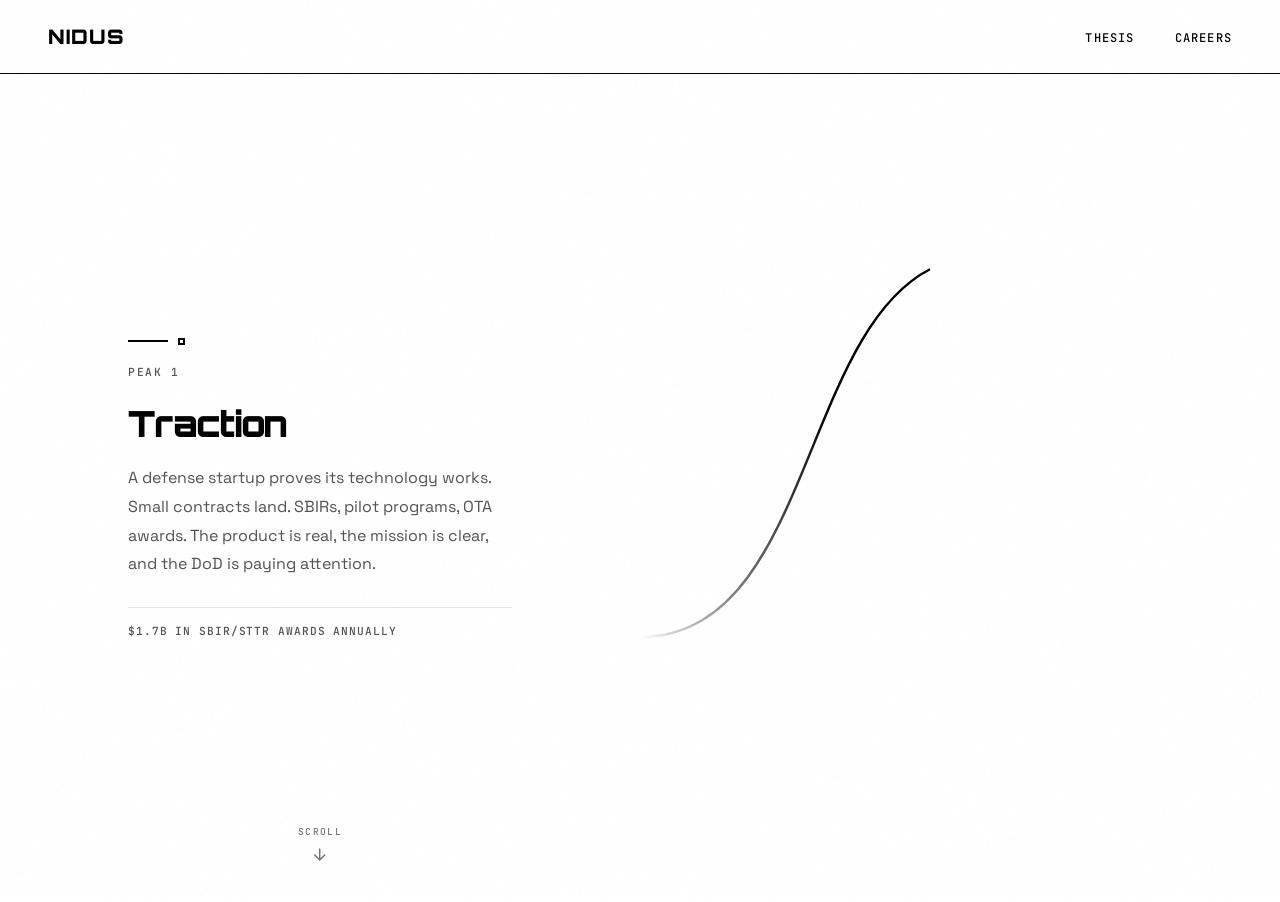
<file: valley-of-death/index.html>
<!DOCTYPE html>
<html lang="en">
<head>
  <meta charset="UTF-8">
  <meta name="viewport" content="width=device-width, initial-scale=1.0">
  <meta name="description" content="The Valley of Death — Nidus">
  <title>Valley of Death &mdash; Nidus</title>
  <link rel="preconnect" href="https://fonts.googleapis.com">
  <link rel="preconnect" href="https://fonts.gstatic.com" crossorigin>
  <link href="https://fonts.googleapis.com/css2?family=JetBrains+Mono:wght@400;500&family=Orbitron:wght@900&family=Space+Grotesk:wght@400;500;600&display=swap" rel="stylesheet">
  <link rel="stylesheet" href="../styles.css">
  <style>
    body {
      display: block;
    }

    .nav-logo {
      font-family: "Orbitron", sans-serif;
      font-weight: 900;
      letter-spacing: 0.05em;
    }

    :root {
      --nav-h: 57px;
    }

    /* ── Split layout ──────────────────────────────────────────── */
    .page-split {
      position: relative;
      height: calc(100dvh - var(--nav-h, 57px));
    }

    /* Text column: full width, scroll-snap, content aligned left 50% */
    .text-column {
      position: absolute;
      inset: 0;
      overflow-y: auto;
      scroll-snap-type: y mandatory;
      scrollbar-width: none; /* Firefox */
      z-index: 2;
    }

    .text-column::-webkit-scrollbar {
      display: none; /* Chrome/Safari */
    }

    /* Right: fixed wave visualization */
    .wave-column {
      position: absolute;
      top: 0;
      right: 0;
      width: 50%;
      height: 100%;
      overflow: hidden;
      z-index: 1;
      pointer-events: none;
    }

    /* ── Sections (left column) ────────────────────────────────── */
    .section {
      height: calc(100dvh - var(--nav-h, 57px));
      scroll-snap-align: start;
      display: flex;
      align-items: center;
      justify-content: flex-start;
      padding-left: calc(25% - 240px);
      position: relative;
      transition: background 0.4s ease, color 0.4s ease;
    }

    /* ── Dynamic coloring (driven by JS) ─────────────────────── */
    .section {
      background: transparent;
    }

    .page-split {
      transition: background 0.05s linear;
    }

    /* Inverted text styles applied via .inverted class on sections */
    .section.inverted {
      color: var(--bg);
    }

    .section.inverted .section-label {
      color: rgba(255,255,255,0.5);
    }

    .section.inverted .section-body {
      color: rgba(255,255,255,0.65);
    }

    .section.inverted .section-stat {
      color: rgba(255,255,255,0.5);
      border-top-color: rgba(255,255,255,0.2);
    }

    .section.inverted .deco-rule {
      background: var(--bg);
    }

    .section.inverted .deco-square {
      border-color: var(--bg);
    }

    .section-inner {
      max-width: 480px;
      padding: 2.5rem 3rem;
      text-align: left;
    }

    /* ── Deco element ──────────────────────────────────────────── */
    .section-deco {
      display: flex;
      align-items: center;
      gap: 0.6rem;
      margin-bottom: 1.25rem;
    }

    .section-deco .deco-rule {
      width: 2.5rem;
      height: 2px;
      background: var(--fg);
    }

    .section-deco .deco-square {
      width: 7px;
      height: 7px;
      border: 2px solid var(--fg);
    }

    .section-label {
      font-family: var(--font-mono);
      font-size: 0.7rem;
      font-weight: 500;
      letter-spacing: 0.15em;
      text-transform: uppercase;
      color: var(--muted-fg);
      margin-bottom: 1.5rem;
    }

    .section-heading {
      font-family: "Orbitron", sans-serif;
      font-size: clamp(1.5rem, 3vw, 2.25rem);
      font-weight: 900;
      line-height: 1.15;
      letter-spacing: -0.03em;
      margin-bottom: 1.25rem;
    }

    .section-body {
      font-family: "Space Grotesk", sans-serif;
      font-size: 1rem;
      line-height: 1.8;
      color: var(--muted-fg);
    }

    .section-stat {
      font-family: var(--font-mono);
      font-size: 0.7rem;
      font-weight: 500;
      letter-spacing: 0.08em;
      text-transform: uppercase;
      color: var(--muted-fg);
      margin-top: 1.75rem;
      padding-top: 1rem;
      border-top: 1px solid var(--border-light);
    }

    /* ── SVG wave (fills right column) ─────────────────────────── */
    .wave-svg {
      position: absolute;
      inset: 0;
      width: 100%;
      height: 100%;
      pointer-events: none;
      /* Fade trail on left edge */
      -webkit-mask-image: linear-gradient(to right, transparent 0%, black 30%);
      mask-image: linear-gradient(to right, transparent 0%, black 30%);
    }

    .wave-svg path {
      fill: none;
      stroke: var(--wave-stroke, var(--fg));
      stroke-width: 2.5;
      transition: stroke 0.4s ease;
    }

    #wave-dotted {
      stroke-dasharray: 8 6;
    }

    .wave-dot {
      fill: var(--wave-stroke, var(--fg));
      opacity: 0;
      transition: opacity 0.3s ease, fill 0.4s ease;
    }

    .wave-dot.visible {
      opacity: 1;
      animation: blink 1.2s ease-in-out infinite;
    }

    @keyframes blink {
      0%, 100% { opacity: 1; }
      50% { opacity: 0.15; }
    }


    /* ── Scroll-triggered entrance animations ────────────────── */
    .section-inner {
      opacity: 0;
      transform: translateY(12px);
    }

    .section-inner.visible {
      opacity: 1;
      transform: translateY(0);
    }

    .section-inner.visible .section-deco { transition-delay: 0s; }
    .section-inner.visible .section-label { transition-delay: 0.06s; }
    .section-inner.visible .section-heading { transition-delay: 0.12s; }
    .section-inner.visible .section-body { transition-delay: 0.24s; }
    .section-inner.visible .section-stat { transition-delay: 0.36s; }

    .section-inner .section-deco,
    .section-inner .section-label,
    .section-inner .section-heading,
    .section-inner .section-body,
    .section-inner .section-stat {
      opacity: 0;
      transform: translateY(8px);
      transition: opacity 0.5s ease, transform 0.5s ease;
    }

    .section-inner.visible .section-deco,
    .section-inner.visible .section-label,
    .section-inner.visible .section-heading,
    .section-inner.visible .section-body,
    .section-inner.visible .section-stat {
      opacity: 1;
      transform: translateY(0);
    }

    /* Section 1: entrance on load */
    .section[data-index="0"] .section-inner {
      opacity: 1;
      transform: none;
    }

    .section[data-index="0"] .section-deco {
      opacity: 0;
      animation: fade-up 0.5s ease 0.8s forwards;
    }
    .section[data-index="0"] .section-label {
      opacity: 0;
      animation: fade-up 0.5s ease 0.9s forwards;
    }
    .section[data-index="0"] .section-heading {
      opacity: 0;
      animation: fade-up 0.5s ease 1.1s forwards;
    }
    .section[data-index="0"] .section-body {
      opacity: 0;
      animation: fade-up 0.5s ease 1.4s forwards;
    }
    .section[data-index="0"] .section-stat {
      opacity: 0;
      animation: fade-up 0.5s ease 1.6s forwards;
    }

    @keyframes fade-up {
      from { opacity: 0; transform: translateY(8px); }
      to   { opacity: 1; transform: translateY(0); }
    }

    /* ── Scroll affordance ───────────────────────────────────── */
    .scroll-hint {
      position: absolute;
      bottom: 2.5rem;
      left: 25%;
      transform: translateX(-50%);
      display: flex;
      flex-direction: column;
      align-items: center;
      gap: 0.5rem;
      font-family: var(--font-mono);
      font-size: 0.6rem;
      font-weight: 500;
      letter-spacing: 0.15em;
      text-transform: uppercase;
      color: var(--muted-fg);
      opacity: 0;
      animation: hint-in 0.4s ease 2s forwards;
      transition: opacity 0.4s ease;
      z-index: 4;
    }

    .scroll-hint.hidden {
      opacity: 0 !important;
      animation: none;
    }

    .scroll-hint-arrow {
      width: 16px;
      height: 16px;
      animation: bounce-arrow 1.5s ease-in-out infinite;
    }

    @keyframes hint-in {
      from { opacity: 0; transform: translateX(-50%) translateY(4px); }
      to   { opacity: 0.8; transform: translateX(-50%) translateY(0); }
    }

    @keyframes bounce-arrow {
      0%, 100% { transform: translateY(0); }
      50% { transform: translateY(4px); }
    }

    /* ── Footer inside last section ──────────────────────────── */
    .section-footer {
      position: absolute;
      bottom: 0;
      left: 0;
      right: 0;
    }

    .section-footer footer {
      border-top-color: var(--border-light);
    }

    /* ── Dot explosion overlay ───────────────────────────────── */
    .dot-overlay {
      position: fixed;
      inset: 0;
      z-index: 200;
      pointer-events: none;
      background: var(--bg);
      clip-path: circle(0px at var(--dot-cx, 75%) var(--dot-cy, 80%));
      will-change: clip-path;
    }

    .dot-overlay.active {
      pointer-events: none; /* always pass scroll events through */
    }

    .dot-overlay-content {
      position: absolute;
      inset: 0;
      display: flex;
      flex-direction: column;
      align-items: center;
      justify-content: center;
      text-align: center;
      padding: 3rem;
      opacity: 0;
    }

    .dot-overlay-content.visible {
      opacity: 1;
    }

    .dot-overlay-body {
      font-family: "Space Grotesk", sans-serif;
      font-size: clamp(1.125rem, 2.5vw, 1.5rem);
      line-height: 1.7;
      color: var(--muted-fg);
      max-width: 580px;
      margin-bottom: 2rem;
    }

    .dot-overlay-body strong {
      color: var(--fg);
    }

    .dot-overlay .btn {
      opacity: 0;
      transform: translateY(8px);
      transition: opacity 0.4s ease 0.2s, transform 0.4s ease 0.2s, background 100ms, color 100ms;
    }

    .dot-overlay-content.visible .btn {
      opacity: 1;
      transform: translateY(0);
      pointer-events: auto;
    }

    /* ── Responsive: stack on mobile ─────────────────────────── */
    @media (max-width: 900px) {
      .wave-column {
        display: none;
      }

      .section {
        justify-content: center;
        padding-left: 0;
      }

      .section-inner {
        text-align: center;
        padding: 2rem 1.5rem;
      }

      .section-deco {
        justify-content: center;
      }

      .section-heading {
        font-size: clamp(1.5rem, 5vw, 2rem);
      }

      .scroll-hint {
        left: 50%;
      }
    }
  </style>
</head>
<body>
  <a href="#main" class="skip-link">Skip to content</a>

  <nav>
    <a href="/" class="nav-logo" aria-label="Nidus home">NIDUS</a>
    <ul class="nav-links" role="list">
      <li><a href="/thesis">Thesis</a></li>
      <li><a href="/careers">Careers</a></li>
    </ul>
  </nav>

  <div class="page-split">
    <!-- Left: text column -->
    <div class="text-column" id="main">

      <section class="section" data-index="0">
        <div class="section-inner">
          <div class="section-deco" aria-hidden="true">
            <div class="deco-rule"></div>
            <div class="deco-square"></div>
          </div>
          <p class="section-label">Peak 1</p>
          <h2 class="section-heading">Traction</h2>
          <p class="section-body">A defense startup proves its technology works. Small contracts land. SBIRs, pilot programs, OTA awards. The product is real, the mission is clear, and the DoD is paying attention.</p>
          <p class="section-stat">$1.7B in SBIR/STTR awards annually</p>
        </div>
        <div class="scroll-hint" id="scroll-hint">
          Scroll
          <svg class="scroll-hint-arrow" viewBox="0 0 16 16" fill="none" stroke="currentColor" stroke-width="1.5" stroke-linecap="round" stroke-linejoin="round">
            <path d="M8 3v10M3 9l5 5 5-5" />
          </svg>
        </div>
      </section>

      <section class="section" data-index="1">
        <div class="section-inner">
          <div class="section-deco" aria-hidden="true">
            <div class="deco-rule"></div>
            <div class="deco-square"></div>
          </div>
          <p class="section-label">Valley of Death</p>
          <h2 class="section-heading">The First Valley</h2>
          <p class="section-body">Small contracts expire. The major program of record hasn&rsquo;t materialized. The gap between short-term pilots and long-term production deals is where most defense startups stall out or die.</p>
          <p class="section-stat">~90% of defense startups never reach production</p>
        </div>
      </section>

      <section class="section" data-index="2">
        <div class="section-inner">
          <div class="section-deco" aria-hidden="true">
            <div class="deco-rule"></div>
            <div class="deco-square"></div>
          </div>
          <p class="section-label">Peak 2</p>
          <h2 class="section-heading">The Award</h2>
          <p class="section-body">The program of record lands. Multi-year, high-volume production. The company celebrated. But the contract comes with expectations: deliver at scale, on time, at cost. And that&rsquo;s where the real problem starts.</p>
          <p class="section-stat">$933B in DoD contracts awarded FY2023</p>
        </div>
      </section>

      <section class="section" data-index="3">
        <div class="section-inner">
          <div class="section-deco" aria-hidden="true">
            <div class="deco-rule"></div>
            <div class="deco-square"></div>
          </div>
          <p class="section-label">The Drop</p>
          <h2 class="section-heading">Who Builds It?</h2>
          <p class="section-body">Scale demands a workforce that doesn&rsquo;t exist. 250,000 workers needed for the Navy alone. 3.8 million for manufacturing. The average defense worker is 55. The pipeline is empty.</p>
          <p class="section-stat">Avg. age of skilled defense worker: 55</p>
        </div>
      </section>

      <section class="section" data-index="4">
        <div class="section-inner">
          <div class="section-deco" aria-hidden="true">
            <div class="deco-rule"></div>
            <div class="deco-square"></div>
          </div>
          <p class="section-label">2nd Valley of Death</p>
          <h2 class="section-heading">The Second Valley</h2>
          <p class="section-body">Defense startups won the contracts. They proved the technology. But they can&rsquo;t build at scale because the hands and the expertise simply aren&rsquo;t there. This is the valley of death that will define the next decade.</p>
          <p class="section-stat">3.8M manufacturing jobs unfilled by 2033</p>
        </div>
      </section>

      <!-- Section 6: Finale (scroll target for dot explosion) -->
      <section class="section" data-index="5"></section>
    </div>

    <!-- Right: wave visualization -->
    <div class="wave-column" id="wave-col">
      <svg class="wave-svg" aria-hidden="true">
        <defs>
          <clipPath id="dotted-clip">
            <rect id="dotted-clip-rect" x="0" y="0" width="0" height="100%" />
          </clipPath>
        </defs>
        <path id="wave-solid" />
        <path id="wave-dotted" clip-path="url(#dotted-clip)" />
        <circle class="wave-dot" id="dot-peak1" r="5" />
        <circle class="wave-dot" id="dot-valley1" r="5" />
        <circle class="wave-dot" id="dot-peak2" r="5" />
        <circle class="wave-dot" id="dot-valley2" r="5" />
      </svg>
    </div>
  </div>

  <!-- Dot explosion overlay -->
  <div class="dot-overlay" id="dot-overlay">
    <div class="dot-overlay-content" id="dot-overlay-content">
      <p class="dot-overlay-body">We&rsquo;ll need both people and robots to bring the US out of that second valley. <strong>Nidus is building the robots.</strong></p>
      <div style="display:flex;gap:1.5rem;flex-wrap:wrap;justify-content:center">
        <a href="/careers" class="btn">Jobs</a>
        <a href="mailto:info@nidus.tech" class="btn">Contact Us</a>
      </div>
    </div>
  </div>

  <script>
    (function () {
      /* ── Measure nav height ──────────────────────────────────── */
      var navEl = document.querySelector('nav');
      function measureNav() {
        var h = navEl.offsetHeight;
        document.documentElement.style.setProperty('--nav-h', h + 'px');
      }
      measureNav();

      /* ── Elements ────────────────────────────────────────────── */
      var container = document.querySelector('.text-column');
      var waveCol = document.getElementById('wave-col');
      var svgEl = document.querySelector('.wave-svg');
      var solidPath = document.getElementById('wave-solid');
      var dottedPath = document.getElementById('wave-dotted');
      var dottedClipRect = document.getElementById('dotted-clip-rect');
      var dotEls = [
        document.getElementById('dot-peak1'),
        document.getElementById('dot-valley1'),
        document.getElementById('dot-peak2'),
        document.getElementById('dot-valley2')
      ];
      /* ── SVG path generation ────────────────────────────────── */
      // Wave drawn in wide coordinate space (3x panel width).
      // viewBox pans horizontally so the endpoint stays on the right.
      var WAVE_WIDTH_MULT = 3;
      var ENDPOINT_POS = 0.7;

      // Key points of the wave. Dots sit at indices 1, 2, 3, 6
      // which map to sections 0, 1, 2, 3–4.
      var keyPoints = [
        { xFrac: 0.00, yFrac: 0.68 },  // start low (same depth as valley1)
        { xFrac: 0.18, yFrac: 0.22 },  // dot 0: peak1 → section 0
        { xFrac: 0.36, yFrac: 0.68 },  // dot 1: valley1 → section 1
        { xFrac: 0.55, yFrac: 0.18 },  // dot 2: peak2 → section 2
        { xFrac: 0.68, yFrac: 0.40 },  // start of drop
        { xFrac: 0.82, yFrac: 0.88 },  // steep drop
        { xFrac: 1.00, yFrac: 0.95 }   // dot 3: valley2 → section 3/4
      ];

      // Dot key-point indices and which section triggers them
      var dotKeyIndices = [1, 2, 3, 6];
      // Section index at which each dot should be reached
      // Section 0 → dot 0, Section 1 → dot 1, Section 2 → dot 2, Section 4 → dot 3
      var dotSectionTriggers = [0, 1, 2, 4];

      var solidEnd = 3; // solid path covers key points 0–3, dotted covers 3–6

      var panelW = 0, panelH = 0, totalW = 0;
      var pts = [];

      // Path lengths from start to each dot (measured after building paths)
      // We use a single combined path for measurement
      var segLengths = [];   // cumulative length at each key point
      var fullLength = 0;
      var solidLen = 0;
      var dotLengths = [];   // path length to reach each dot
      var introLength = 0;

      function cubicSegments(points) {
        if (points.length < 2) return '';
        var d = 'M ' + points[0].x.toFixed(1) + ',' + points[0].y.toFixed(1);
        for (var i = 0; i < points.length - 1; i++) {
          var p0 = points[i];
          var p1 = points[i + 1];
          var dx = p1.x - p0.x;
          var cp1x = p0.x + dx * 0.55;
          var cp1y = p0.y;
          var cp2x = p1.x - dx * 0.55;
          var cp2y = p1.y;
          d += ' C ' + cp1x.toFixed(1) + ',' + cp1y.toFixed(1) +
               ' ' + cp2x.toFixed(1) + ',' + cp2y.toFixed(1) +
               ' ' + p1.x.toFixed(1) + ',' + p1.y.toFixed(1);
        }
        return d;
      }

      // Create a temporary full path to measure cumulative lengths at each key point
      function measureSegments() {
        var tempPath = document.createElementNS('http://www.w3.org/2000/svg', 'path');
        segLengths = [0]; // length at point 0 = 0
        for (var i = 1; i < pts.length; i++) {
          tempPath.setAttribute('d', cubicSegments(pts.slice(0, i + 1)));
          segLengths.push(tempPath.getTotalLength());
        }
        fullLength = segLengths[segLengths.length - 1];

        // Lengths to each dot
        dotLengths = dotKeyIndices.map(function(ki) { return segLengths[ki]; });
        introLength = dotLengths[0]; // length to first dot
      }

      function buildGeometry() {
        panelW = svgEl.clientWidth;
        panelH = svgEl.clientHeight;
        if (panelW === 0 || panelH === 0) return;
        totalW = panelW * WAVE_WIDTH_MULT;

        pts = keyPoints.map(function(p) {
          return { x: p.xFrac * totalW, y: p.yFrac * panelH };
        });

        solidPath.setAttribute('d', cubicSegments(pts.slice(0, solidEnd + 1)));
        dottedPath.setAttribute('d', cubicSegments(pts.slice(solidEnd)));

        // Position dots
        dotKeyIndices.forEach(function(idx, i) {
          dotEls[i].setAttribute('cx', pts[idx].x.toFixed(1));
          dotEls[i].setAttribute('cy', pts[idx].y.toFixed(1));
        });

        dottedClipRect.setAttribute('height', panelH);

        // Measure segment lengths
        measureSegments();

        // Stroke dash setup for solid path
        solidLen = solidPath.getTotalLength();
        solidPath.style.strokeDasharray = solidLen;
        solidPath.style.strokeDashoffset = solidLen;

        update();
      }

      /* ── Intro animation: draw line up to first peak on load ── */
      var introDone = false;
      var introStart = null;
      var INTRO_DURATION = 1200;

      function animateIntro(timestamp) {
        if (!introStart) introStart = timestamp;
        var elapsed = timestamp - introStart;
        var t = Math.min(elapsed / INTRO_DURATION, 1);
        var eased = 1 - Math.pow(1 - t, 3);

        // Reveal solid path up to first dot
        // introLength is measured on full path; scale to solid path proportion
        var solidReveal = Math.min(introLength, solidLen) * eased;
        solidPath.style.strokeDashoffset = solidLen - solidReveal;

        // Pan viewBox
        var introEndX = pts[0].x + (pts[1].x - pts[0].x) * eased;
        var vbX = introEndX - panelW * ENDPOINT_POS;
        vbX = Math.max(0, vbX);
        svgEl.setAttribute('viewBox', vbX.toFixed(1) + ' 0 ' + panelW + ' ' + panelH);

        if (t < 1) {
          requestAnimationFrame(animateIntro);
        } else {
          introDone = true;
          dotEls[0].classList.add('visible');
        }
      }

      setTimeout(function() {
        requestAnimationFrame(animateIntro);
      }, 800);

      /* ── Scroll animation ────────────────────────────────────── */
      var ticking = false;
      var NUM_SECTIONS = 6;

      function onScroll() {
        if (ticking) return;
        ticking = true;
        requestAnimationFrame(update);
      }

      // Given scroll progress (0–1), compute how much total path length to reveal.
      // Each section snap maps to revealing path up to the corresponding dot.
      // Between sections, interpolate smoothly.
      function getRevealLength(progress) {
        // progress 0 → section 0 (dot 0), progress 0.25 → section 1 (dot 1), etc.
        var sectionProgress = progress * (NUM_SECTIONS - 1); // 0–4
        var secIdx = Math.floor(sectionProgress);
        var t = sectionProgress - secIdx;

        // Map section index to target path length
        function lengthForSection(s) {
          if (s <= 0) return dotLengths[0];
          if (s === 1) return dotLengths[1];
          if (s === 2) return dotLengths[2];
          if (s === 3) return dotLengths[2] + (dotLengths[3] - dotLengths[2]) * 0.5;
          return dotLengths[3]; // sections 4 and 5: wave is fully revealed
        }

        var fromLen = lengthForSection(secIdx);
        var toLen = lengthForSection(Math.min(secIdx + 1, NUM_SECTIONS - 1));
        return fromLen + (toLen - fromLen) * t;
      }

      function getEndpointX(revealLen) {
        // Walk through key points to find where revealLen lands
        for (var i = 1; i < pts.length; i++) {
          if (revealLen <= segLengths[i]) {
            var segStart = segLengths[i - 1];
            var segEnd = segLengths[i];
            var t = (segEnd > segStart) ? (revealLen - segStart) / (segEnd - segStart) : 0;
            return pts[i - 1].x + (pts[i].x - pts[i - 1].x) * t;
          }
        }
        return pts[pts.length - 1].x;
      }

      function update() {
        ticking = false;
        if (panelW === 0 || fullLength === 0) return;
        var scrollTop = container.scrollTop;
        var maxScroll = container.scrollHeight - container.clientHeight;
        if (maxScroll <= 0) return;

        if (!introDone && scrollTop < 5) return;

        var progress = scrollTop / maxScroll;
        var revealLen = getRevealLength(progress);

        // Always show at least the intro
        revealLen = Math.max(introLength, revealLen);

        // Solid path: reveal up to solidLen
        var solidReveal = Math.min(revealLen, solidLen);
        solidPath.style.strokeDashoffset = solidLen - solidReveal;

        // Dotted path: reveal via clip rect for anything beyond solid
        if (revealLen > solidLen) {
          var dottedFrac = (revealLen - solidLen) / (fullLength - solidLen);
          var dottedStartX = pts[solidEnd].x;
          var clipW = dottedStartX + dottedFrac * (pts[pts.length - 1].x - dottedStartX);
          dottedClipRect.setAttribute('width', clipW + 10);
        } else {
          dottedClipRect.setAttribute('width', 0);
        }

        // Pan viewBox
        var endX = getEndpointX(revealLen);
        var vbX = endX - panelW * ENDPOINT_POS;
        vbX = Math.max(0, vbX);
        svgEl.setAttribute('viewBox', vbX.toFixed(1) + ' 0 ' + panelW + ' ' + panelH);

        // Show dots when their path length has been reached
        for (var i = 0; i < dotEls.length; i++) {
          if (revealLen >= dotLengths[i] - 2) {
            dotEls[i].classList.add('visible');
          } else {
            dotEls[i].classList.remove('visible');
          }
        }

        // Smooth background color transition across both columns
        updateColors(scrollTop);

        // Dot explosion overlay
        updateOverlay(scrollTop);
      }

      container.addEventListener('scroll', onScroll, { passive: true });


      /* ── Color interpolation for smooth background transitions ── */
      // RGB values for each section's background
      var sectionColors = [
        [255, 255, 255],  // 0: white
        [245, 245, 245],  // 1: muted
        [255, 255, 255],  // 2: white
        [0, 0, 0],        // 3: DROP (black)
        [0, 0, 0],        // 4: stays dark
        [0, 0, 0]         // 5: finale (overlay covers it)
      ];

      var sections = document.querySelectorAll('.section');
      var pageSplit = document.querySelector('.page-split');

      function lerpColor(a, b, t) {
        return [
          Math.round(a[0] + (b[0] - a[0]) * t),
          Math.round(a[1] + (b[1] - a[1]) * t),
          Math.round(a[2] + (b[2] - a[2]) * t)
        ];
      }

      function updateColors(scrollTop) {
        var sectionH = container.clientHeight;
        var rawIndex = scrollTop / sectionH;
        var idx = Math.floor(rawIndex);
        var t = rawIndex - idx;

        // Clamp
        if (idx < 0) { idx = 0; t = 0; }
        if (idx >= sectionColors.length - 1) { idx = sectionColors.length - 2; t = 1; }

        var c = lerpColor(sectionColors[idx], sectionColors[idx + 1], t);
        var bg = 'rgb(' + c[0] + ',' + c[1] + ',' + c[2] + ')';
        pageSplit.style.background = bg;

        // Determine if we're in dark territory (brightness < 128)
        var brightness = c[0] * 0.299 + c[1] * 0.587 + c[2] * 0.114;
        var isDark = brightness < 128;

        sections.forEach(function(s) {
          s.classList.toggle('inverted', isDark);
        });

        // Wave stroke: use lighter color when dark
        if (isDark) {
          svgEl.style.setProperty('--wave-stroke', 'rgba(255,255,255,0.35)');
        } else {
          svgEl.style.removeProperty('--wave-stroke');
        }
      }

      /* ── Dot explosion overlay ──────────────────────────────── */
      var overlay = document.getElementById('dot-overlay');
      var overlayContent = document.getElementById('dot-overlay-content');
      var cachedDotX = 0, cachedDotY = 0;
      var maxRadius = 0;

      function cacheDotPosition() {
        // Calculate from SVG coordinates + wave column position
        // The dot is at pts[6] in SVG space. When section 4 is active,
        // the viewBox is panned so the endpoint (pts[6].x) is at ENDPOINT_POS.
        // So screen X = wave column left + ENDPOINT_POS * panelW
        // Screen Y = nav height + (pts[6].y / panelH) * panelH = nav offset + pts[6].y
        var waveColRect = waveCol.getBoundingClientRect();
        if (pts.length > 6) {
          // When fully revealed, the viewBox pans so endpoint is at ENDPOINT_POS
          cachedDotX = waveColRect.left + panelW * ENDPOINT_POS;
          cachedDotY = waveColRect.top + pts[6].y;
        }
        maxRadius = Math.hypot(window.innerWidth, window.innerHeight);
        overlay.style.setProperty('--dot-cx', cachedDotX + 'px');
        overlay.style.setProperty('--dot-cy', cachedDotY + 'px');
      }

      function updateOverlay(scrollTop) {
        var sectionH = container.clientHeight;
        var rawIndex = scrollTop / sectionH;

        if (rawIndex <= 4.0) {
          overlay.classList.remove('active');
          overlay.style.clipPath = 'circle(0px at ' + cachedDotX + 'px ' + cachedDotY + 'px)';
          overlayContent.classList.remove('visible');
          overlayContent.style.opacity = '0';
          dotEls[3].style.opacity = '';
          return;
        }

        // Cache dot position at the start of expansion
        if (rawIndex > 3.9 && rawIndex < 4.1) {
          cacheDotPosition();
        }

        var t = Math.min((rawIndex - 4.0) / 1.0, 1.0);

        overlay.classList.add('active');

        // Hide the actual SVG dot so it doesn't show through
        dotEls[3].style.opacity = '0';

        // Circle expansion: 0–80% of scroll
        var circleT = Math.min(t / 0.7, 1.0);
        var eased = 1 - Math.pow(1 - circleT, 3); // ease-out cubic
        var radius = eased * maxRadius;
        overlay.style.clipPath = 'circle(' + radius.toFixed(1) + 'px at ' + cachedDotX + 'px ' + cachedDotY + 'px)';

        // Text fades in during last 30%
        var textT = Math.max(0, (t - 0.7) / 0.3);
        overlayContent.style.opacity = textT;
        if (textT > 0.5) {
          overlayContent.classList.add('visible');
        } else {
          overlayContent.classList.remove('visible');
        }
      }

      /* ── Scroll hint ─────────────────────────────────────────── */
      var scrollHint = document.getElementById('scroll-hint');
      var hintDismissed = false;

      function dismissHint() {
        if (hintDismissed) return;
        hintDismissed = true;
        scrollHint.classList.add('hidden');
      }

      container.addEventListener('scroll', function() {
        if (container.scrollTop > 20) dismissHint();
      }, { passive: true });

      setTimeout(dismissHint, 6000);

      /* ── IntersectionObserver for section content ─────────────── */
      var sectionInners = document.querySelectorAll('.section[data-index]:not([data-index="0"]) .section-inner');

      var observer = new IntersectionObserver(function(entries) {
        entries.forEach(function(entry) {
          if (entry.isIntersecting) {
            entry.target.classList.add('visible');
          }
        });
      }, {
        root: container,
        threshold: 0.5
      });

      sectionInners.forEach(function(inner) {
        observer.observe(inner);
      });

      /* ── Resize ──────────────────────────────────────────────── */
      var resizeTimer;
      window.addEventListener('resize', function() {
        clearTimeout(resizeTimer);
        resizeTimer = setTimeout(function() {
          measureNav();
          buildGeometry();
          cacheDotPosition();
        }, 100);
      });

      /* ── Init ────────────────────────────────────────────────── */
      buildGeometry();
      cacheDotPosition();
      update();
    })();
  </script>
</body>
</html>
</file>
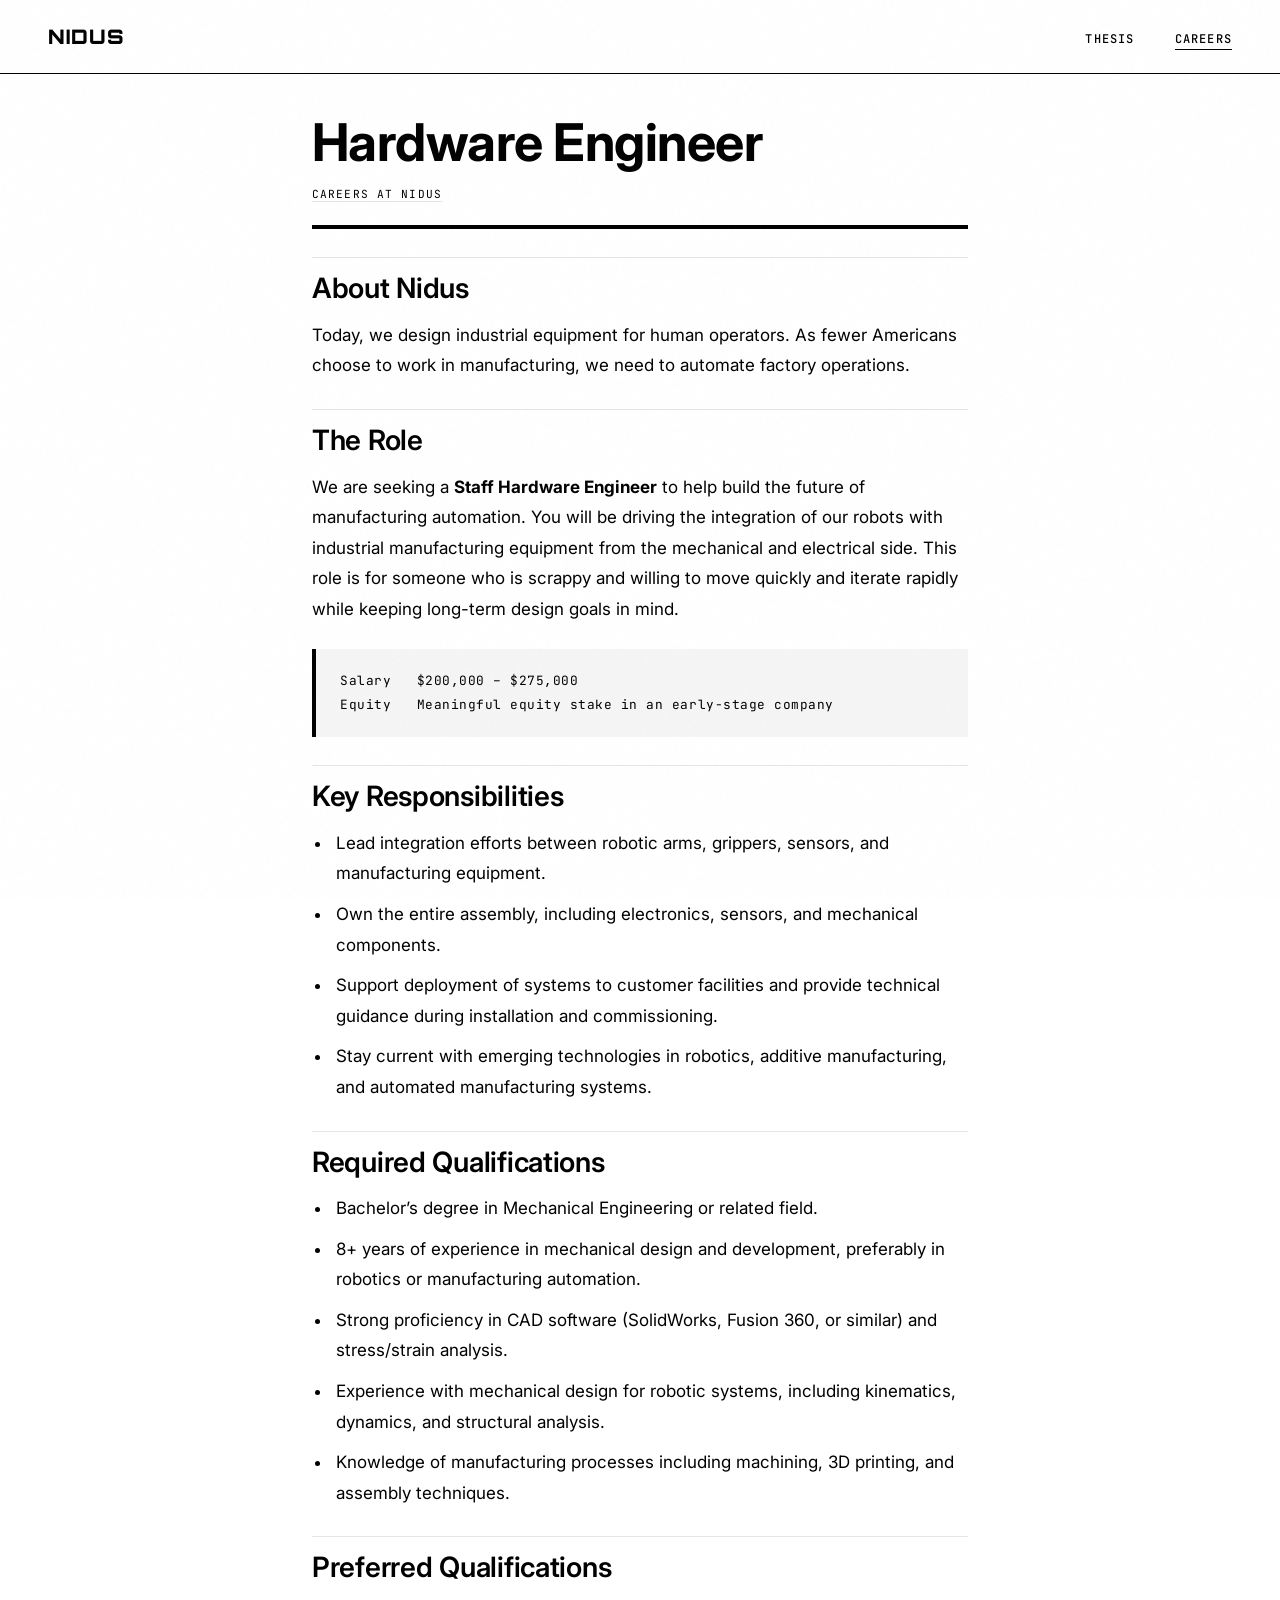
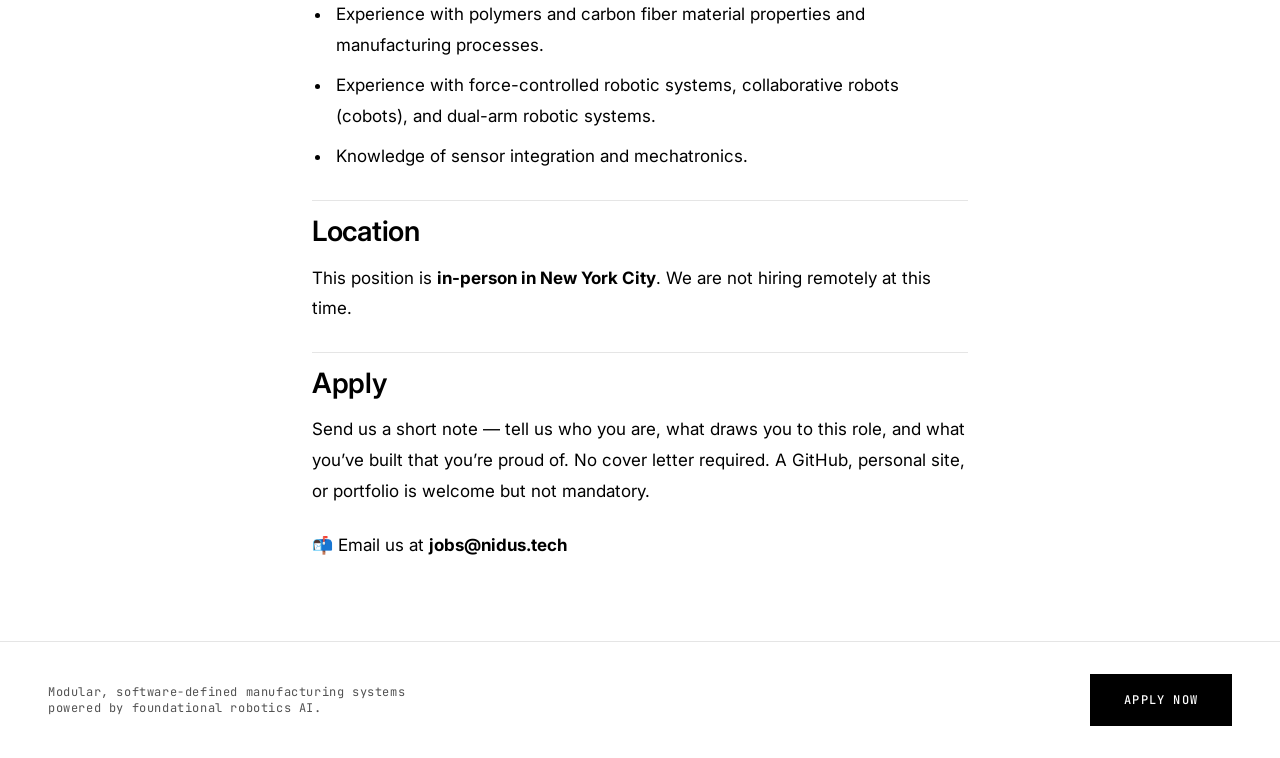
<file: careers/hardware-engineer/index.html>
<!DOCTYPE html>
<html lang="en">
<head>
  <meta charset="UTF-8">
  <meta name="viewport" content="width=device-width, initial-scale=1.0">
  <meta name="description" content="Hardware Engineer at Nidus — Staff Hardware Engineer, New York City.">
  <title>Hardware Engineer &mdash; Nidus</title>
  <link rel="preconnect" href="https://fonts.googleapis.com">
  <link rel="preconnect" href="https://fonts.gstatic.com" crossorigin>
  <link href="https://fonts.googleapis.com/css2?family=Inter:wght@400;500;600;700&family=JetBrains+Mono:wght@400;500&family=Orbitron:wght@900&display=swap" rel="stylesheet">
  <link rel="stylesheet" href="/styles.css">
  <style>
    :root {
      --font-display: "Inter", system-ui, sans-serif;
      --font-body:    "Inter", system-ui, sans-serif;
    }

    body { display: block; }

    .nav-logo {
      font-family: "Orbitron", sans-serif;
      font-weight: 900;
      letter-spacing: 0.05em;
    }

    .article {
      max-width: 720px;
      margin: 0 auto;
      padding: 2.5rem 2rem 3.5rem;
    }

    .article-header {
      margin-bottom: 1.75rem;
      padding-bottom: 1.5rem;
      border-bottom: 4px solid var(--fg);
    }

    .article-title {
      font-family: var(--font-display);
      font-size: clamp(2rem, 5vw, 3.25rem);
      font-weight: 700;
      line-height: 1.1;
      letter-spacing: -0.01em;
      margin-bottom: 1rem;
    }

    .article-meta {
      display: flex;
      align-items: center;
      gap: 1.5rem;
      flex-wrap: wrap;
    }

    .article-byline {
      font-family: var(--font-mono);
      font-size: 0.7rem;
      letter-spacing: 0.1em;
      text-transform: uppercase;
      color: var(--muted-fg);
    }

    .article-byline a {
      color: var(--fg);
      border-bottom: 1px solid var(--border-light);
      transition: border-color 100ms;
    }

    .article-byline a:hover { border-bottom-color: var(--fg); }

    .article p {
      font-family: var(--font-body);
      font-size: 1.0625rem;
      line-height: 1.8;
      margin-bottom: 1.5rem;
    }

    .article h2 {
      font-family: var(--font-display);
      font-size: clamp(1.375rem, 3vw, 1.75rem);
      font-weight: 600;
      letter-spacing: -0.01em;
      line-height: 1.2;
      margin-top: 1.75rem;
      margin-bottom: 0.875rem;
      padding-top: 0.875rem;
      border-top: 1px solid var(--border-light);
    }

    .article ul {
      margin: 0 0 1.5rem 1.25rem;
      padding: 0;
    }

    .article ul li {
      font-family: var(--font-body);
      font-size: 1.0625rem;
      line-height: 1.8;
      margin-bottom: 0.625rem;
      padding-left: 0.25rem;
    }

    .comp-block {
      margin: 1.25rem 0 1.5rem;
      padding: 1.25rem 1.5rem;
      border-left: 4px solid var(--fg);
      background: var(--muted);
    }

    .comp-block p {
      font-family: var(--font-mono);
      font-size: 0.8rem;
      letter-spacing: 0.04em;
      line-height: 1.9;
      margin: 0;
    }

    @media (max-width: 768px) {
      .article { padding: 1.75rem 1.25rem 2.5rem; }
      .article h2 { margin-top: 1.25rem; padding-top: 0.625rem; }
    }
  </style>
</head>
<body>
  <a href="#main" class="skip-link">Skip to content</a>

  <nav>
    <a href="/" class="nav-logo" aria-label="Nidus home">NIDUS</a>
    <ul class="nav-links" role="list">
      <li><a href="/thesis">Thesis</a></li>
      <li><a href="/careers" aria-current="page">Careers</a></li>
    </ul>
  </nav>

  <main id="main">
    <article class="article">

      <header class="article-header">
        <h1 class="article-title">Hardware Engineer</h1>
        <div class="article-meta">
          <span class="article-byline"><a href="/careers/">Careers at Nidus</a></span>
        </div>
      </header>

      <h2>About Nidus</h2>
      <p>Today, we design industrial equipment for human operators. As fewer Americans choose to work in manufacturing, we need to automate factory operations.</p>

      <h2>The Role</h2>
      <p>We are seeking a <strong>Staff Hardware Engineer</strong> to help build the future of manufacturing automation. You will be driving the integration of our robots with industrial manufacturing equipment from the mechanical and electrical side. This role is for someone who is scrappy and willing to move quickly and iterate rapidly while keeping long-term design goals in mind.</p>
      <div class="comp-block">
        <p>Salary &nbsp;&nbsp;$200,000 &ndash; $275,000<br>
        Equity &nbsp;&nbsp;Meaningful equity stake in an early-stage company</p>
      </div>

      <h2>Key Responsibilities</h2>
      <ul>
        <li>Lead integration efforts between robotic arms, grippers, sensors, and manufacturing equipment.</li>
        <li>Own the entire assembly, including electronics, sensors, and mechanical components.</li>
        <li>Support deployment of systems to customer facilities and provide technical guidance during installation and commissioning.</li>
        <li>Stay current with emerging technologies in robotics, additive manufacturing, and automated manufacturing systems.</li>
      </ul>

      <h2>Required Qualifications</h2>
      <ul>
        <li>Bachelor&rsquo;s degree in Mechanical Engineering or related field.</li>
        <li>8+ years of experience in mechanical design and development, preferably in robotics or manufacturing automation.</li>
        <li>Strong proficiency in CAD software (SolidWorks, Fusion 360, or similar) and stress/strain analysis.</li>
        <li>Experience with mechanical design for robotic systems, including kinematics, dynamics, and structural analysis.</li>
        <li>Knowledge of manufacturing processes including machining, 3D printing, and assembly techniques.</li>
      </ul>

      <h2>Preferred Qualifications</h2>
      <ul>
        <li>Experience with polymers and carbon fiber material properties and manufacturing processes.</li>
        <li>Experience with force-controlled robotic systems, collaborative robots (cobots), and dual-arm robotic systems.</li>
        <li>Knowledge of sensor integration and mechatronics.</li>
      </ul>

      <h2>Location</h2>
      <p>This position is <strong>in-person in New York City</strong>. We are not hiring remotely at this time.</p>

      <h2>Apply</h2>
      <p>Send us a short note &mdash; tell us who you are, what draws you to this role, and what you&rsquo;ve built that you&rsquo;re proud of. No cover letter required. A GitHub, personal site, or portfolio is welcome but not mandatory.</p>
      <p>📬 Email us at <a href="mailto:jobs@nidus.tech"><strong>jobs@nidus.tech</strong></a></p>

    </article>
  </main>

  <footer>
    <p class="footer-copy">Modular, software-defined manufacturing systems<br>powered by foundational robotics AI.</p>
    <a href="mailto:jobs@nidus.tech" class="btn">Apply Now</a>
  </footer>

</body>
</html>
</file>
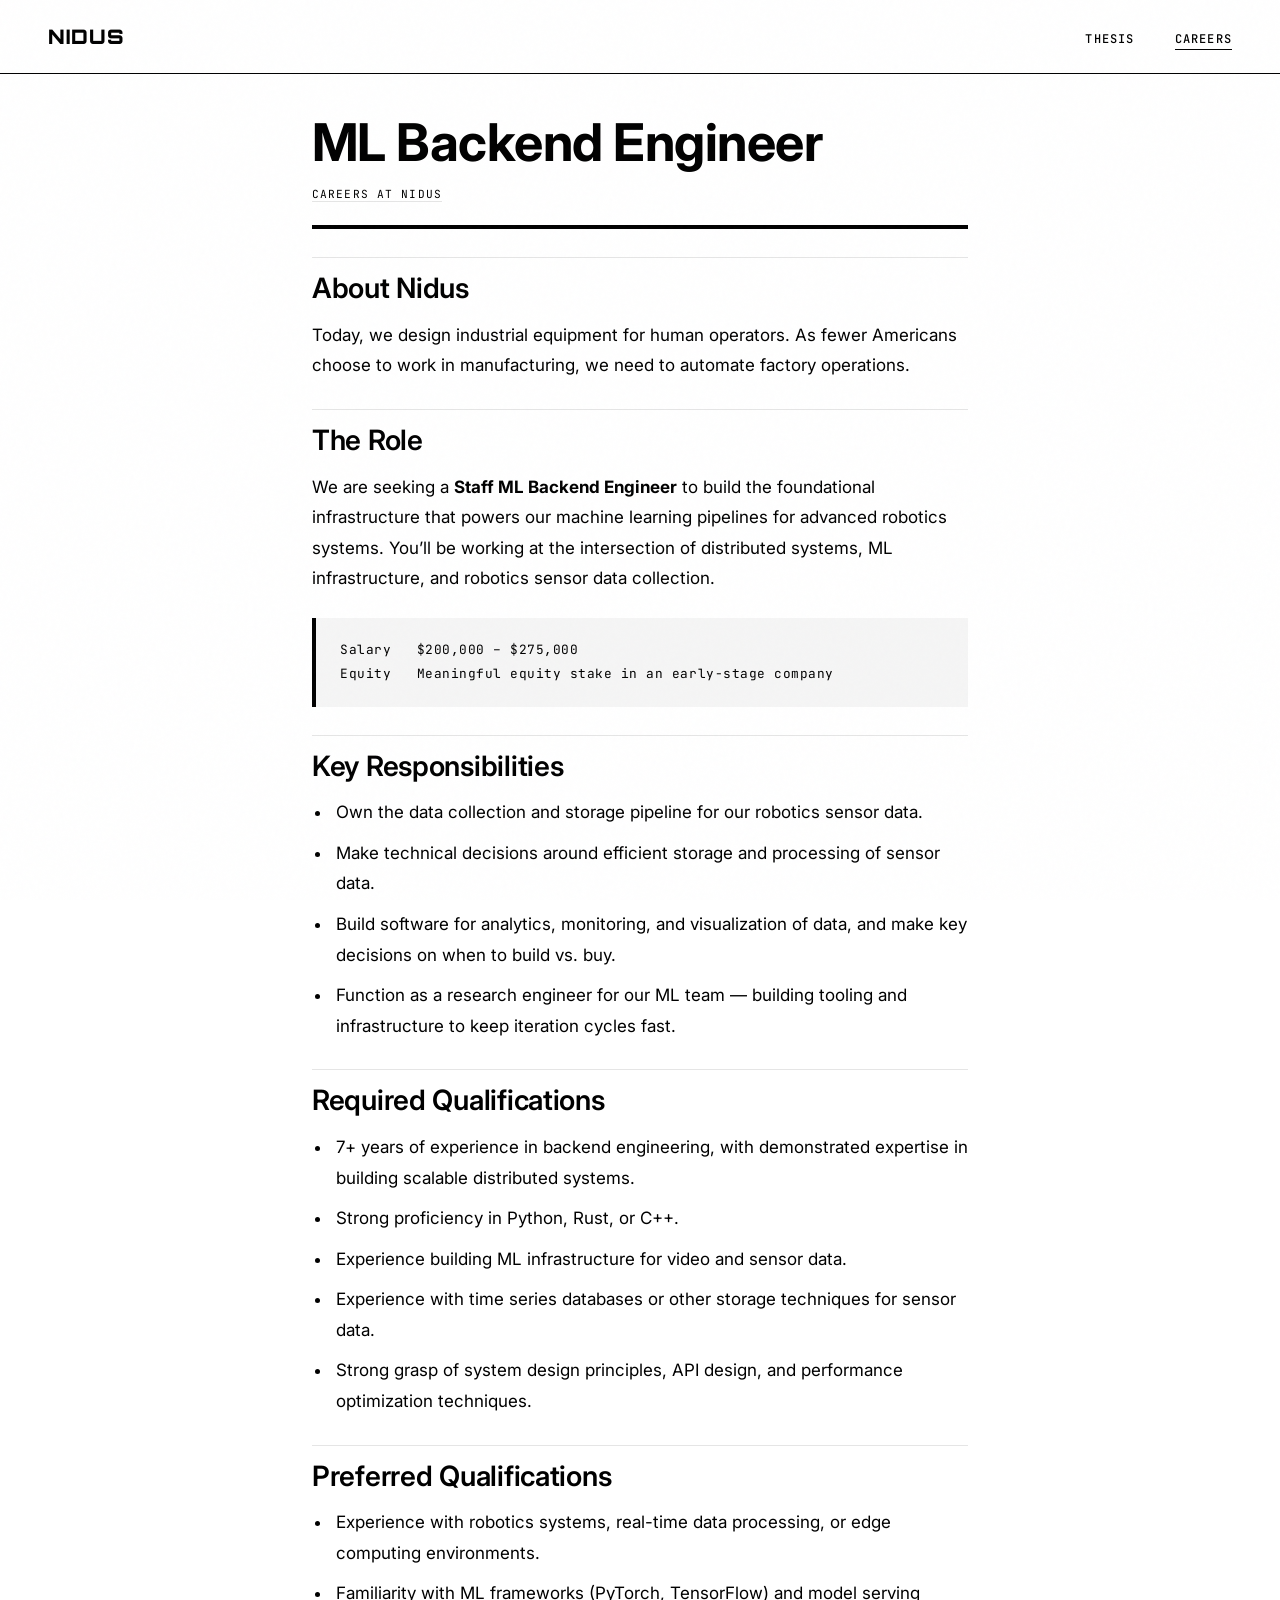
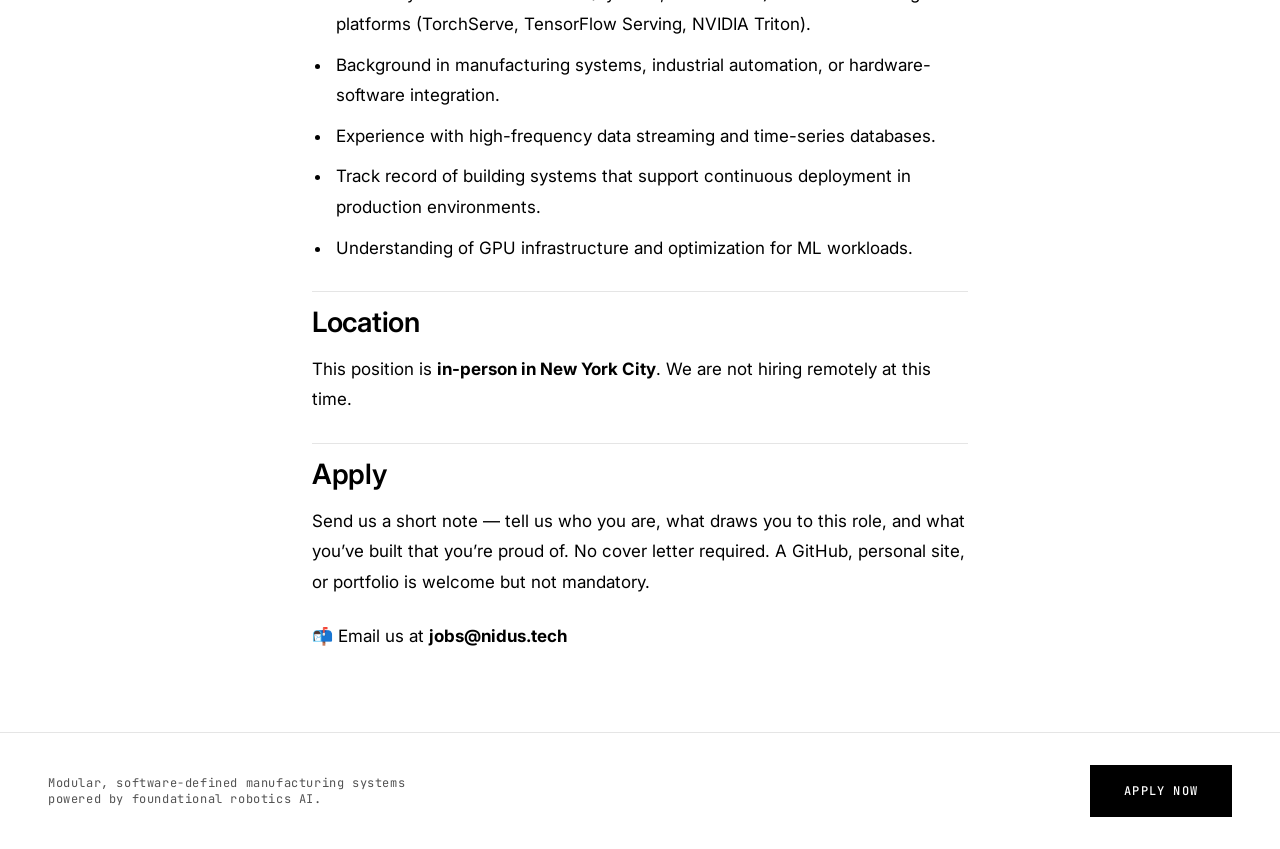
<file: careers/ml-backend-engineer/index.html>
<!DOCTYPE html>
<html lang="en">
<head>
  <meta charset="UTF-8">
  <meta name="viewport" content="width=device-width, initial-scale=1.0">
  <meta name="description" content="ML Backend Engineer at Nidus — Staff ML Backend Engineer, New York City.">
  <title>ML Backend Engineer &mdash; Nidus</title>
  <link rel="preconnect" href="https://fonts.googleapis.com">
  <link rel="preconnect" href="https://fonts.gstatic.com" crossorigin>
  <link href="https://fonts.googleapis.com/css2?family=Inter:wght@400;500;600;700&family=JetBrains+Mono:wght@400;500&family=Orbitron:wght@900&display=swap" rel="stylesheet">
  <link rel="stylesheet" href="/styles.css">
  <style>
    :root {
      --font-display: "Inter", system-ui, sans-serif;
      --font-body:    "Inter", system-ui, sans-serif;
    }

    body { display: block; }

    .nav-logo {
      font-family: "Orbitron", sans-serif;
      font-weight: 900;
      letter-spacing: 0.05em;
    }

    .article {
      max-width: 720px;
      margin: 0 auto;
      padding: 2.5rem 2rem 3.5rem;
    }

    .article-header {
      margin-bottom: 1.75rem;
      padding-bottom: 1.5rem;
      border-bottom: 4px solid var(--fg);
    }

    .article-title {
      font-family: var(--font-display);
      font-size: clamp(2rem, 5vw, 3.25rem);
      font-weight: 700;
      line-height: 1.1;
      letter-spacing: -0.01em;
      margin-bottom: 1rem;
    }

    .article-meta {
      display: flex;
      align-items: center;
      gap: 1.5rem;
      flex-wrap: wrap;
    }

    .article-byline {
      font-family: var(--font-mono);
      font-size: 0.7rem;
      letter-spacing: 0.1em;
      text-transform: uppercase;
      color: var(--muted-fg);
    }

    .article-byline a {
      color: var(--fg);
      border-bottom: 1px solid var(--border-light);
      transition: border-color 100ms;
    }

    .article-byline a:hover { border-bottom-color: var(--fg); }

    .article p {
      font-family: var(--font-body);
      font-size: 1.0625rem;
      line-height: 1.8;
      margin-bottom: 1.5rem;
    }

    .article h2 {
      font-family: var(--font-display);
      font-size: clamp(1.375rem, 3vw, 1.75rem);
      font-weight: 600;
      letter-spacing: -0.01em;
      line-height: 1.2;
      margin-top: 1.75rem;
      margin-bottom: 0.875rem;
      padding-top: 0.875rem;
      border-top: 1px solid var(--border-light);
    }

    .article ul {
      margin: 0 0 1.5rem 1.25rem;
      padding: 0;
    }

    .article ul li {
      font-family: var(--font-body);
      font-size: 1.0625rem;
      line-height: 1.8;
      margin-bottom: 0.625rem;
      padding-left: 0.25rem;
    }

    .comp-block {
      margin: 1.25rem 0 1.5rem;
      padding: 1.25rem 1.5rem;
      border-left: 4px solid var(--fg);
      background: var(--muted);
    }

    .comp-block p {
      font-family: var(--font-mono);
      font-size: 0.8rem;
      letter-spacing: 0.04em;
      line-height: 1.9;
      margin: 0;
    }

    @media (max-width: 768px) {
      .article { padding: 1.75rem 1.25rem 2.5rem; }
      .article h2 { margin-top: 1.25rem; padding-top: 0.625rem; }
    }
  </style>
</head>
<body>
  <a href="#main" class="skip-link">Skip to content</a>

  <nav>
    <a href="/" class="nav-logo" aria-label="Nidus home">NIDUS</a>
    <ul class="nav-links" role="list">
      <li><a href="/thesis">Thesis</a></li>
      <li><a href="/careers" aria-current="page">Careers</a></li>
    </ul>
  </nav>

  <main id="main">
    <article class="article">

      <header class="article-header">
        <h1 class="article-title">ML Backend Engineer</h1>
        <div class="article-meta">
          <span class="article-byline"><a href="/careers/">Careers at Nidus</a></span>
        </div>
      </header>

      <h2>About Nidus</h2>
      <p>Today, we design industrial equipment for human operators. As fewer Americans choose to work in manufacturing, we need to automate factory operations.</p>

      <h2>The Role</h2>
      <p>We are seeking a <strong>Staff ML Backend Engineer</strong> to build the foundational infrastructure that powers our machine learning pipelines for advanced robotics systems. You&rsquo;ll be working at the intersection of distributed systems, ML infrastructure, and robotics sensor data collection.</p>
      <div class="comp-block">
        <p>Salary &nbsp;&nbsp;$200,000 &ndash; $275,000<br>
        Equity &nbsp;&nbsp;Meaningful equity stake in an early-stage company</p>
      </div>

      <h2>Key Responsibilities</h2>
      <ul>
        <li>Own the data collection and storage pipeline for our robotics sensor data.</li>
        <li>Make technical decisions around efficient storage and processing of sensor data.</li>
        <li>Build software for analytics, monitoring, and visualization of data, and make key decisions on when to build vs. buy.</li>
        <li>Function as a research engineer for our ML team &mdash; building tooling and infrastructure to keep iteration cycles fast.</li>
      </ul>

      <h2>Required Qualifications</h2>
      <ul>
        <li>7+ years of experience in backend engineering, with demonstrated expertise in building scalable distributed systems.</li>
        <li>Strong proficiency in Python, Rust, or C++.</li>
        <li>Experience building ML infrastructure for video and sensor data.</li>
        <li>Experience with time series databases or other storage techniques for sensor data.</li>
        <li>Strong grasp of system design principles, API design, and performance optimization techniques.</li>
      </ul>

      <h2>Preferred Qualifications</h2>
      <ul>
        <li>Experience with robotics systems, real-time data processing, or edge computing environments.</li>
        <li>Familiarity with ML frameworks (PyTorch, TensorFlow) and model serving platforms (TorchServe, TensorFlow Serving, NVIDIA Triton).</li>
        <li>Background in manufacturing systems, industrial automation, or hardware-software integration.</li>
        <li>Experience with high-frequency data streaming and time-series databases.</li>
        <li>Track record of building systems that support continuous deployment in production environments.</li>
        <li>Understanding of GPU infrastructure and optimization for ML workloads.</li>
      </ul>

      <h2>Location</h2>
      <p>This position is <strong>in-person in New York City</strong>. We are not hiring remotely at this time.</p>

      <h2>Apply</h2>
      <p>Send us a short note &mdash; tell us who you are, what draws you to this role, and what you&rsquo;ve built that you&rsquo;re proud of. No cover letter required. A GitHub, personal site, or portfolio is welcome but not mandatory.</p>
      <p>📬 Email us at <a href="mailto:jobs@nidus.tech"><strong>jobs@nidus.tech</strong></a></p>

    </article>
  </main>

  <footer>
    <p class="footer-copy">Modular, software-defined manufacturing systems<br>powered by foundational robotics AI.</p>
    <a href="mailto:jobs@nidus.tech" class="btn">Apply Now</a>
  </footer>

</body>
</html>
</file>
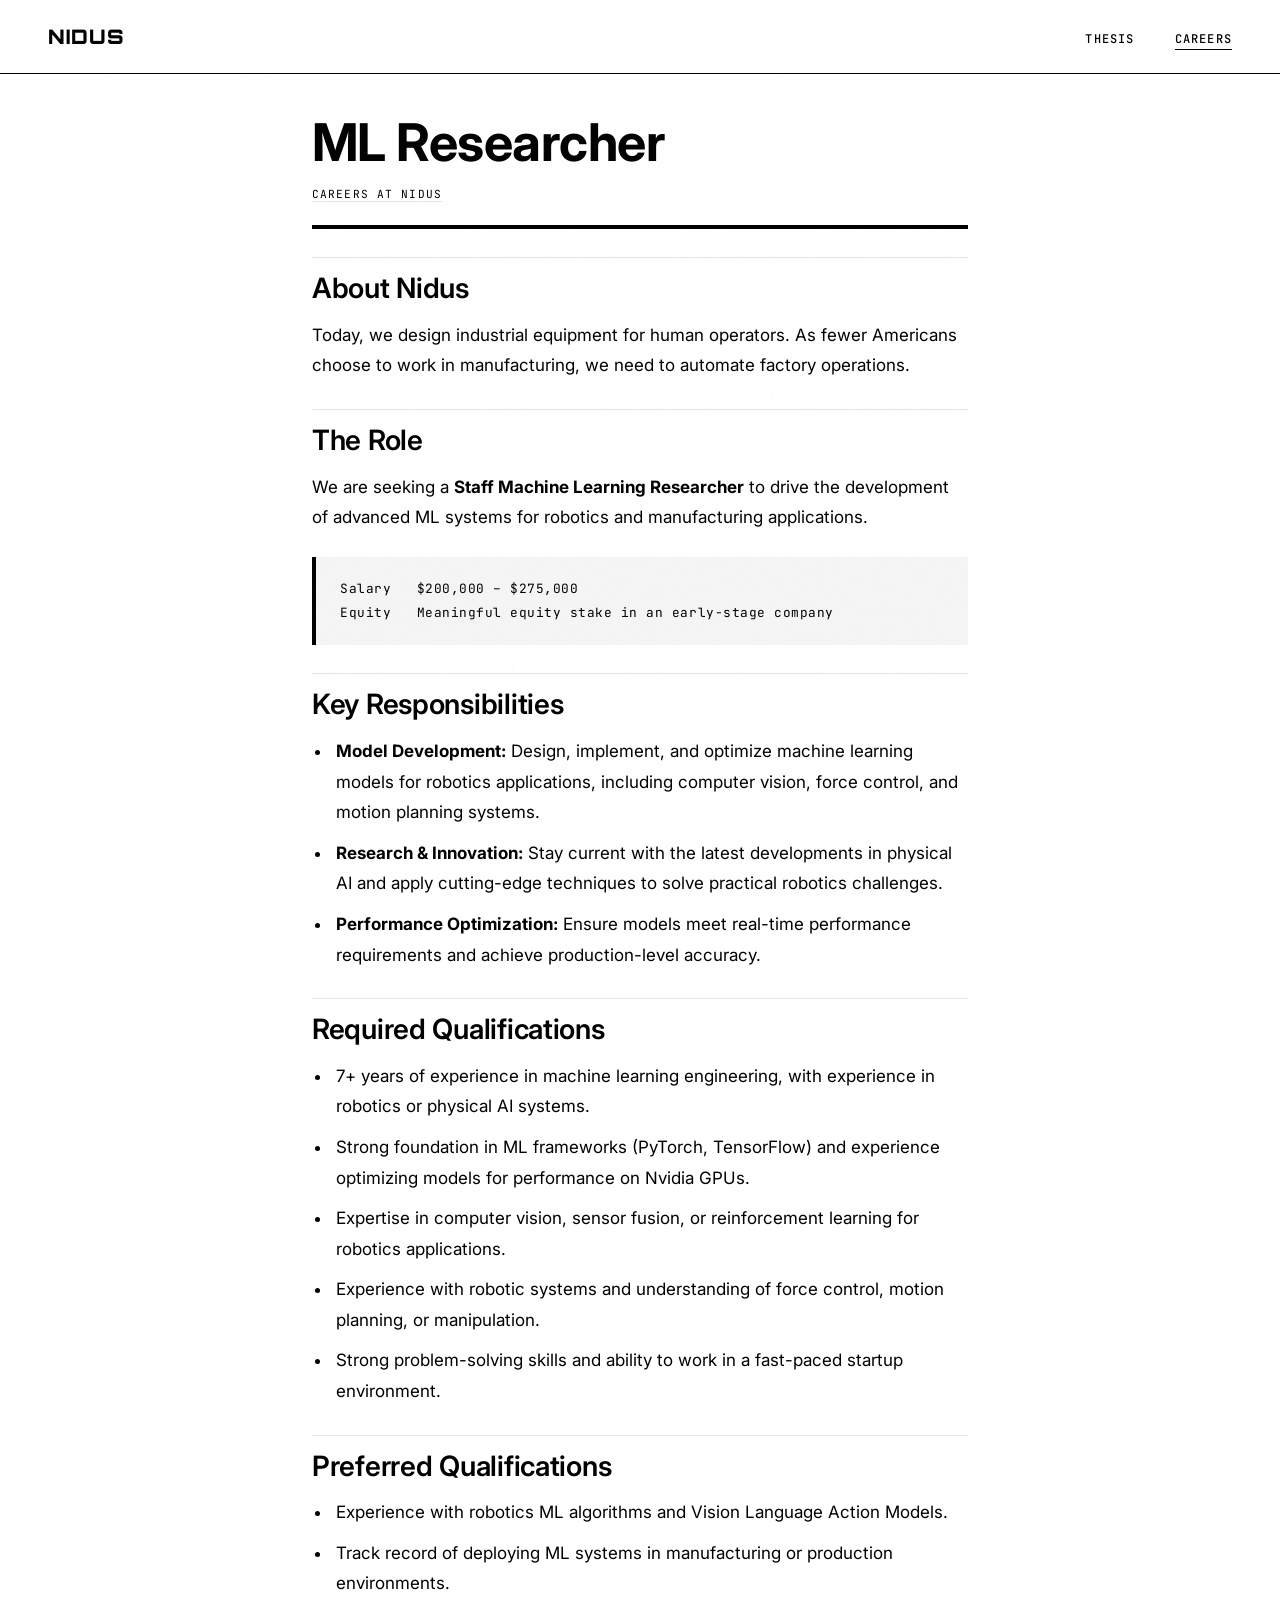
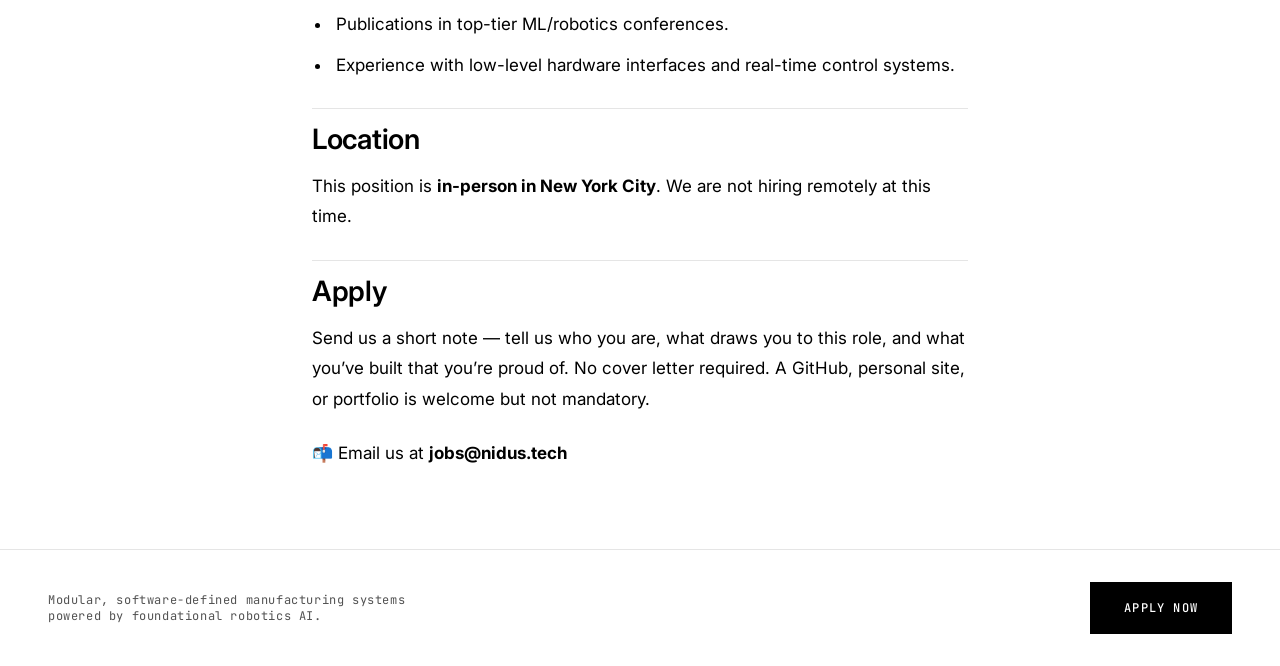
<file: careers/ml-researcher/index.html>
<!DOCTYPE html>
<html lang="en">
<head>
  <meta charset="UTF-8">
  <meta name="viewport" content="width=device-width, initial-scale=1.0">
  <meta name="description" content="ML Researcher at Nidus — Staff Machine Learning Researcher, New York City.">
  <title>ML Researcher &mdash; Nidus</title>
  <link rel="preconnect" href="https://fonts.googleapis.com">
  <link rel="preconnect" href="https://fonts.gstatic.com" crossorigin>
  <link href="https://fonts.googleapis.com/css2?family=Inter:wght@400;500;600;700&family=JetBrains+Mono:wght@400;500&family=Orbitron:wght@900&display=swap" rel="stylesheet">
  <link rel="stylesheet" href="/styles.css">
  <style>
    :root {
      --font-display: "Inter", system-ui, sans-serif;
      --font-body:    "Inter", system-ui, sans-serif;
    }

    body { display: block; }

    .nav-logo {
      font-family: "Orbitron", sans-serif;
      font-weight: 900;
      letter-spacing: 0.05em;
    }

    .article {
      max-width: 720px;
      margin: 0 auto;
      padding: 2.5rem 2rem 3.5rem;
    }

    .article-header {
      margin-bottom: 1.75rem;
      padding-bottom: 1.5rem;
      border-bottom: 4px solid var(--fg);
    }

    .article-title {
      font-family: var(--font-display);
      font-size: clamp(2rem, 5vw, 3.25rem);
      font-weight: 700;
      line-height: 1.1;
      letter-spacing: -0.01em;
      margin-bottom: 1rem;
    }

    .article-meta {
      display: flex;
      align-items: center;
      gap: 1.5rem;
      flex-wrap: wrap;
    }

    .article-byline {
      font-family: var(--font-mono);
      font-size: 0.7rem;
      letter-spacing: 0.1em;
      text-transform: uppercase;
      color: var(--muted-fg);
    }

    .article-byline a {
      color: var(--fg);
      border-bottom: 1px solid var(--border-light);
      transition: border-color 100ms;
    }

    .article-byline a:hover { border-bottom-color: var(--fg); }

    .article p {
      font-family: var(--font-body);
      font-size: 1.0625rem;
      line-height: 1.8;
      margin-bottom: 1.5rem;
    }

    .article h2 {
      font-family: var(--font-display);
      font-size: clamp(1.375rem, 3vw, 1.75rem);
      font-weight: 600;
      letter-spacing: -0.01em;
      line-height: 1.2;
      margin-top: 1.75rem;
      margin-bottom: 0.875rem;
      padding-top: 0.875rem;
      border-top: 1px solid var(--border-light);
    }

    .article ul {
      margin: 0 0 1.5rem 1.25rem;
      padding: 0;
    }

    .article ul li {
      font-family: var(--font-body);
      font-size: 1.0625rem;
      line-height: 1.8;
      margin-bottom: 0.625rem;
      padding-left: 0.25rem;
    }

    .comp-block {
      margin: 1.25rem 0 1.5rem;
      padding: 1.25rem 1.5rem;
      border-left: 4px solid var(--fg);
      background: var(--muted);
    }

    .comp-block p {
      font-family: var(--font-mono);
      font-size: 0.8rem;
      letter-spacing: 0.04em;
      line-height: 1.9;
      margin: 0;
    }

    @media (max-width: 768px) {
      .article { padding: 1.75rem 1.25rem 2.5rem; }
      .article h2 { margin-top: 1.25rem; padding-top: 0.625rem; }
    }
  </style>
</head>
<body>
  <a href="#main" class="skip-link">Skip to content</a>

  <nav>
    <a href="/" class="nav-logo" aria-label="Nidus home">NIDUS</a>
    <ul class="nav-links" role="list">
      <li><a href="/thesis">Thesis</a></li>
      <li><a href="/careers" aria-current="page">Careers</a></li>
    </ul>
  </nav>

  <main id="main">
    <article class="article">

      <header class="article-header">
        <h1 class="article-title">ML Researcher</h1>
        <div class="article-meta">
          <span class="article-byline"><a href="/careers/">Careers at Nidus</a></span>
        </div>
      </header>

      <h2>About Nidus</h2>
      <p>Today, we design industrial equipment for human operators. As fewer Americans choose to work in manufacturing, we need to automate factory operations.</p>

      <h2>The Role</h2>
      <p>We are seeking a <strong>Staff Machine Learning Researcher</strong> to drive the development of advanced ML systems for robotics and manufacturing applications.</p>
      <div class="comp-block">
        <p>Salary &nbsp;&nbsp;$200,000 &ndash; $275,000<br>
        Equity &nbsp;&nbsp;Meaningful equity stake in an early-stage company</p>
      </div>

      <h2>Key Responsibilities</h2>
      <ul>
        <li><strong>Model Development:</strong> Design, implement, and optimize machine learning models for robotics applications, including computer vision, force control, and motion planning systems.</li>
        <li><strong>Research &amp; Innovation:</strong> Stay current with the latest developments in physical AI and apply cutting-edge techniques to solve practical robotics challenges.</li>
        <li><strong>Performance Optimization:</strong> Ensure models meet real-time performance requirements and achieve production-level accuracy.</li>
      </ul>

      <h2>Required Qualifications</h2>
      <ul>
        <li>7+ years of experience in machine learning engineering, with experience in robotics or physical AI systems.</li>
        <li>Strong foundation in ML frameworks (PyTorch, TensorFlow) and experience optimizing models for performance on Nvidia GPUs.</li>
        <li>Expertise in computer vision, sensor fusion, or reinforcement learning for robotics applications.</li>
        <li>Experience with robotic systems and understanding of force control, motion planning, or manipulation.</li>
        <li>Strong problem-solving skills and ability to work in a fast-paced startup environment.</li>
      </ul>

      <h2>Preferred Qualifications</h2>
      <ul>
        <li>Experience with robotics ML algorithms and Vision Language Action Models.</li>
        <li>Track record of deploying ML systems in manufacturing or production environments.</li>
        <li>Publications in top-tier ML/robotics conferences.</li>
        <li>Experience with low-level hardware interfaces and real-time control systems.</li>
      </ul>

      <h2>Location</h2>
      <p>This position is <strong>in-person in New York City</strong>. We are not hiring remotely at this time.</p>

      <h2>Apply</h2>
      <p>Send us a short note &mdash; tell us who you are, what draws you to this role, and what you&rsquo;ve built that you&rsquo;re proud of. No cover letter required. A GitHub, personal site, or portfolio is welcome but not mandatory.</p>
      <p>📬 Email us at <a href="mailto:jobs@nidus.tech"><strong>jobs@nidus.tech</strong></a></p>

    </article>
  </main>

  <footer>
    <p class="footer-copy">Modular, software-defined manufacturing systems<br>powered by foundational robotics AI.</p>
    <a href="mailto:jobs@nidus.tech" class="btn">Apply Now</a>
  </footer>

</body>
</html>
</file>
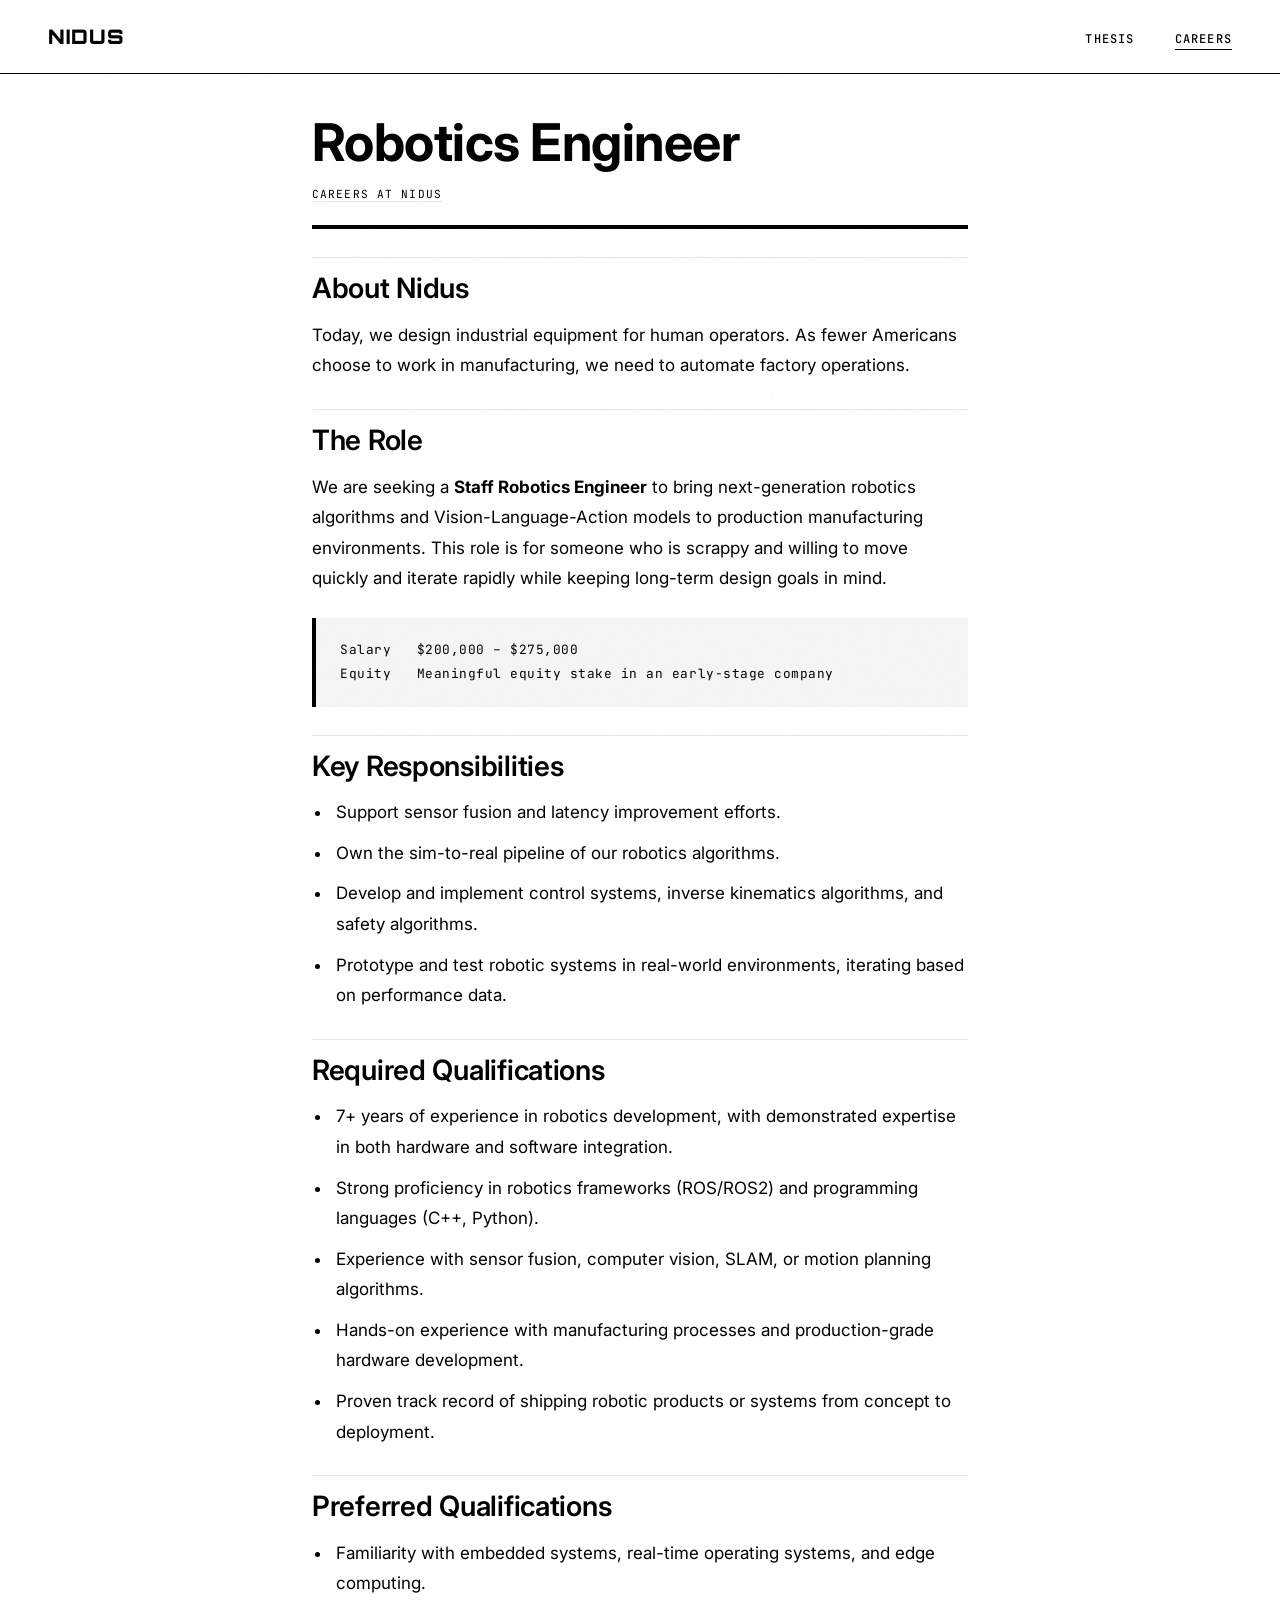
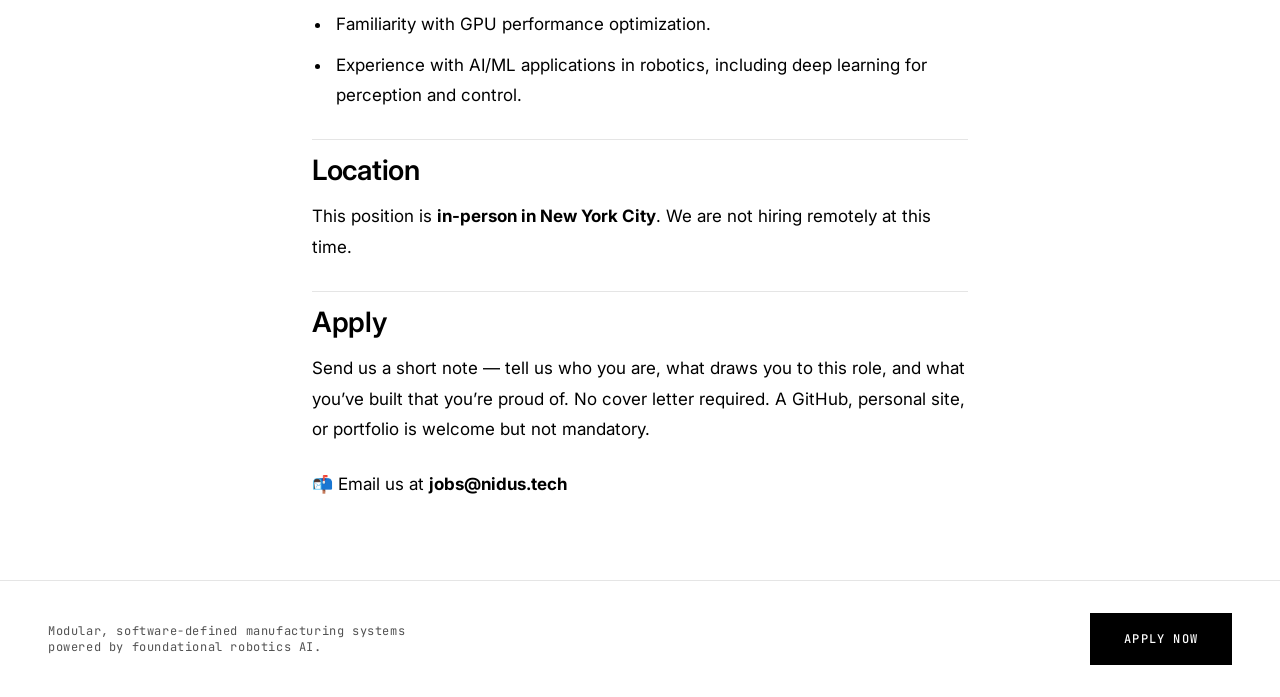
<file: careers/robotics-engineer/index.html>
<!DOCTYPE html>
<html lang="en">
<head>
  <meta charset="UTF-8">
  <meta name="viewport" content="width=device-width, initial-scale=1.0">
  <meta name="description" content="Robotics Engineer at Nidus — Staff Robotics Engineer, New York City.">
  <title>Robotics Engineer &mdash; Nidus</title>
  <link rel="preconnect" href="https://fonts.googleapis.com">
  <link rel="preconnect" href="https://fonts.gstatic.com" crossorigin>
  <link href="https://fonts.googleapis.com/css2?family=Inter:wght@400;500;600;700&family=JetBrains+Mono:wght@400;500&family=Orbitron:wght@900&display=swap" rel="stylesheet">
  <link rel="stylesheet" href="/styles.css">
  <style>
    :root {
      --font-display: "Inter", system-ui, sans-serif;
      --font-body:    "Inter", system-ui, sans-serif;
    }

    body { display: block; }

    .nav-logo {
      font-family: "Orbitron", sans-serif;
      font-weight: 900;
      letter-spacing: 0.05em;
    }

    .article {
      max-width: 720px;
      margin: 0 auto;
      padding: 2.5rem 2rem 3.5rem;
    }

    .article-header {
      margin-bottom: 1.75rem;
      padding-bottom: 1.5rem;
      border-bottom: 4px solid var(--fg);
    }

    .article-title {
      font-family: var(--font-display);
      font-size: clamp(2rem, 5vw, 3.25rem);
      font-weight: 700;
      line-height: 1.1;
      letter-spacing: -0.01em;
      margin-bottom: 1rem;
    }

    .article-meta {
      display: flex;
      align-items: center;
      gap: 1.5rem;
      flex-wrap: wrap;
    }

    .article-byline {
      font-family: var(--font-mono);
      font-size: 0.7rem;
      letter-spacing: 0.1em;
      text-transform: uppercase;
      color: var(--muted-fg);
    }

    .article-byline a {
      color: var(--fg);
      border-bottom: 1px solid var(--border-light);
      transition: border-color 100ms;
    }

    .article-byline a:hover { border-bottom-color: var(--fg); }

    .article p {
      font-family: var(--font-body);
      font-size: 1.0625rem;
      line-height: 1.8;
      margin-bottom: 1.5rem;
    }

    .article h2 {
      font-family: var(--font-display);
      font-size: clamp(1.375rem, 3vw, 1.75rem);
      font-weight: 600;
      letter-spacing: -0.01em;
      line-height: 1.2;
      margin-top: 1.75rem;
      margin-bottom: 0.875rem;
      padding-top: 0.875rem;
      border-top: 1px solid var(--border-light);
    }

    .article ul {
      margin: 0 0 1.5rem 1.25rem;
      padding: 0;
    }

    .article ul li {
      font-family: var(--font-body);
      font-size: 1.0625rem;
      line-height: 1.8;
      margin-bottom: 0.625rem;
      padding-left: 0.25rem;
    }

    .comp-block {
      margin: 1.25rem 0 1.5rem;
      padding: 1.25rem 1.5rem;
      border-left: 4px solid var(--fg);
      background: var(--muted);
    }

    .comp-block p {
      font-family: var(--font-mono);
      font-size: 0.8rem;
      letter-spacing: 0.04em;
      line-height: 1.9;
      margin: 0;
    }

    @media (max-width: 768px) {
      .article { padding: 1.75rem 1.25rem 2.5rem; }
      .article h2 { margin-top: 1.25rem; padding-top: 0.625rem; }
    }
  </style>
</head>
<body>
  <a href="#main" class="skip-link">Skip to content</a>

  <nav>
    <a href="/" class="nav-logo" aria-label="Nidus home">NIDUS</a>
    <ul class="nav-links" role="list">
      <li><a href="/thesis">Thesis</a></li>
      <li><a href="/careers" aria-current="page">Careers</a></li>
    </ul>
  </nav>

  <main id="main">
    <article class="article">

      <header class="article-header">
        <h1 class="article-title">Robotics Engineer</h1>
        <div class="article-meta">
          <span class="article-byline"><a href="/careers/">Careers at Nidus</a></span>
        </div>
      </header>

      <h2>About Nidus</h2>
      <p>Today, we design industrial equipment for human operators. As fewer Americans choose to work in manufacturing, we need to automate factory operations.</p>

      <h2>The Role</h2>
      <p>We are seeking a <strong>Staff Robotics Engineer</strong> to bring next-generation robotics algorithms and Vision-Language-Action models to production manufacturing environments. This role is for someone who is scrappy and willing to move quickly and iterate rapidly while keeping long-term design goals in mind.</p>
      <div class="comp-block">
        <p>Salary &nbsp;&nbsp;$200,000 &ndash; $275,000<br>
        Equity &nbsp;&nbsp;Meaningful equity stake in an early-stage company</p>
      </div>

      <h2>Key Responsibilities</h2>
      <ul>
        <li>Support sensor fusion and latency improvement efforts.</li>
        <li>Own the sim-to-real pipeline of our robotics algorithms.</li>
        <li>Develop and implement control systems, inverse kinematics algorithms, and safety algorithms.</li>
        <li>Prototype and test robotic systems in real-world environments, iterating based on performance data.</li>
      </ul>

      <h2>Required Qualifications</h2>
      <ul>
        <li>7+ years of experience in robotics development, with demonstrated expertise in both hardware and software integration.</li>
        <li>Strong proficiency in robotics frameworks (ROS/ROS2) and programming languages (C++, Python).</li>
        <li>Experience with sensor fusion, computer vision, SLAM, or motion planning algorithms.</li>
        <li>Hands-on experience with manufacturing processes and production-grade hardware development.</li>
        <li>Proven track record of shipping robotic products or systems from concept to deployment.</li>
      </ul>

      <h2>Preferred Qualifications</h2>
      <ul>
        <li>Familiarity with embedded systems, real-time operating systems, and edge computing.</li>
        <li>Familiarity with GPU performance optimization.</li>
        <li>Experience with AI/ML applications in robotics, including deep learning for perception and control.</li>
      </ul>

      <h2>Location</h2>
      <p>This position is <strong>in-person in New York City</strong>. We are not hiring remotely at this time.</p>

      <h2>Apply</h2>
      <p>Send us a short note &mdash; tell us who you are, what draws you to this role, and what you&rsquo;ve built that you&rsquo;re proud of. No cover letter required. A GitHub, personal site, or portfolio is welcome but not mandatory.</p>
      <p>📬 Email us at <a href="mailto:jobs@nidus.tech"><strong>jobs@nidus.tech</strong></a></p>

    </article>
  </main>

  <footer>
    <p class="footer-copy">Modular, software-defined manufacturing systems<br>powered by foundational robotics AI.</p>
    <a href="mailto:jobs@nidus.tech" class="btn">Apply Now</a>
  </footer>

</body>
</html>
</file>
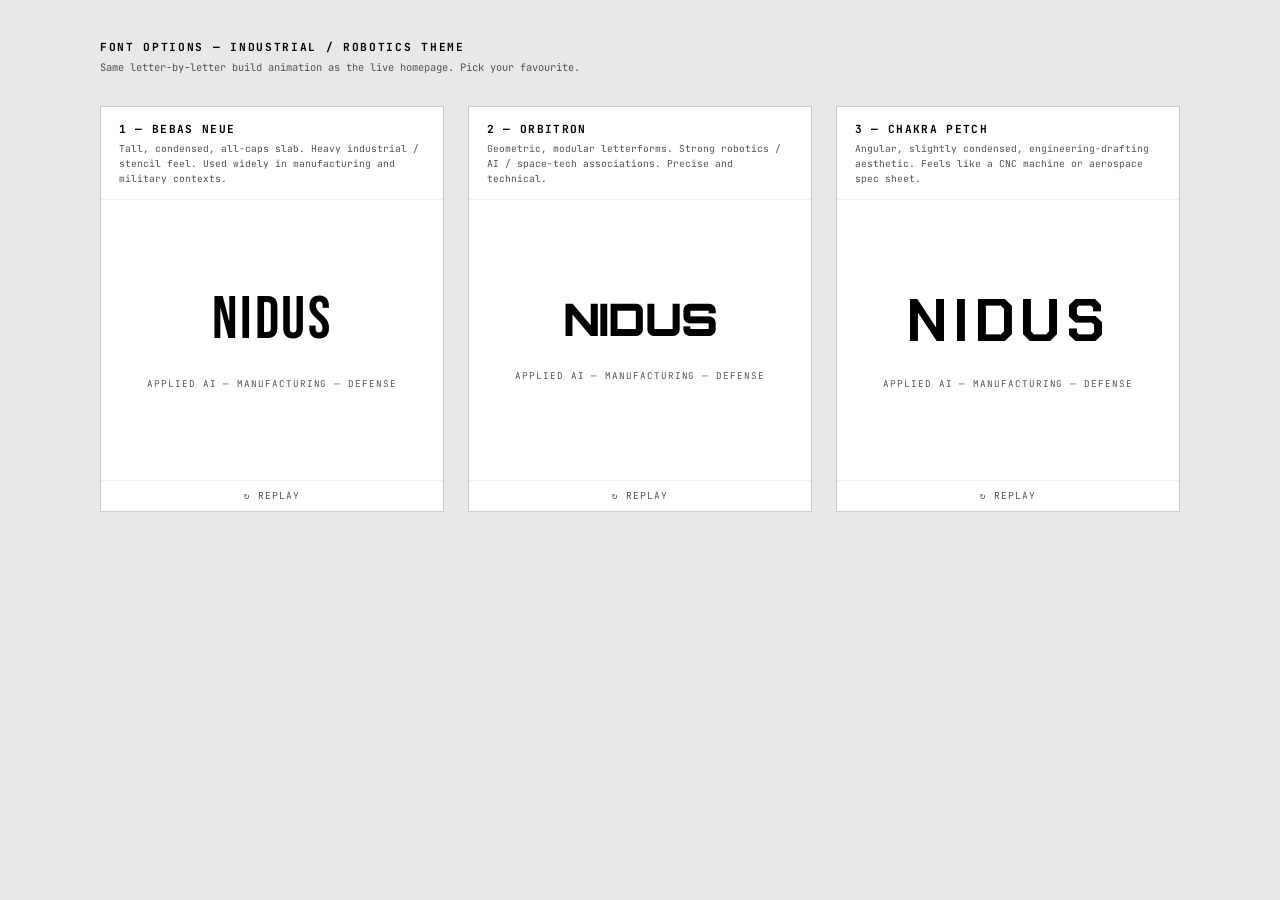
<file: preview.html>
<!DOCTYPE html>
<html lang="en">
<head>
  <meta charset="UTF-8">
  <meta name="viewport" content="width=device-width, initial-scale=1.0">
  <title>Nidus — Font Preview</title>
  <link rel="preconnect" href="https://fonts.googleapis.com">
  <link rel="preconnect" href="https://fonts.gstatic.com" crossorigin>
  <link href="https://fonts.googleapis.com/css2?family=JetBrains+Mono:wght@400;500&family=Bebas+Neue&family=Orbitron:wght@900&family=Chakra+Petch:wght@700&display=swap" rel="stylesheet">
  <style>
    :root {
      --fg: #000;
      --muted: #525252;
      --font-mono: "JetBrains Mono", monospace;
    }

    *, *::before, *::after { box-sizing: border-box; margin: 0; padding: 0; }

    body {
      background: #e8e8e8;
      font-family: var(--font-mono);
      min-height: 100vh;
      padding: 2.5rem 2rem 4rem;
    }

    /* ── Page header ── */
    .page-header {
      max-width: 1080px;
      margin: 0 auto 2rem;
    }
    .page-header h1 {
      font-size: 0.7rem;
      letter-spacing: 0.15em;
      text-transform: uppercase;
      margin-bottom: 0.4rem;
    }
    .page-header p {
      font-size: 0.65rem;
      color: var(--muted);
    }

    /* ── Options grid ── */
    .options {
      display: grid;
      grid-template-columns: repeat(auto-fit, minmax(300px, 1fr));
      gap: 1.5rem;
      max-width: 1080px;
      margin: 0 auto;
    }

    .option {
      background: #fff;
      border: 1px solid #ccc;
      display: flex;
      flex-direction: column;
    }

    .opt-label {
      padding: 0.9rem 1.1rem 0.75rem;
      border-bottom: 1px solid #eee;
    }
    .opt-label h2 {
      font-size: 0.7rem;
      letter-spacing: 0.12em;
      text-transform: uppercase;
      margin-bottom: 0.3rem;
    }
    .opt-label p {
      font-size: 0.6rem;
      color: var(--muted);
      line-height: 1.6;
    }

    /* ── Stage ── */
    .stage {
      flex: 1;
      display: flex;
      flex-direction: column;
      align-items: center;
      justify-content: center;
      padding: 2.5rem 1.5rem;
      min-height: 280px;
      position: relative;
      overflow: hidden;
      background: #fff;
    }

    .name-wrap {
      position: relative;
      display: inline-block;
      margin-bottom: 1rem;
    }

    .name {
      font-weight: 900;
      font-size: clamp(2.5rem, 9vw, 3.75rem);
      line-height: 1;
      display: block;
    }

    /* ── Replay button ── */
    .replay-btn {
      display: block;
      width: 100%;
      padding: 0.55rem;
      background: none;
      border: none;
      border-top: 1px solid #eee;
      font-family: var(--font-mono);
      font-size: 0.6rem;
      letter-spacing: 0.12em;
      text-transform: uppercase;
      cursor: pointer;
      color: var(--muted);
      transition: color 100ms, background 100ms;
    }
    .replay-btn:hover { background: #f5f5f5; color: var(--fg); }

    /* ── Letter-by-letter reveal (matches live site) ── */
    .letter {
      display: inline-block;
      clip-path: inset(0 100% 0 0);
      animation: f-build 0.6s linear calc(0.3s + var(--i) * 0.35s) forwards;
    }
    @keyframes f-build {
      to { clip-path: inset(0 0% 0 0); }
    }

    /* Vertical scan head sweeping left → right */
    .f-head {
      position: absolute;
      top: 0; bottom: 0;
      left: -4px;
      width: 3px;
      pointer-events: none;
      background: linear-gradient(to bottom,
        transparent 0%,
        rgba(80,200,255,0.4) 15%,
        rgba(140,230,255,1) 50%,
        rgba(80,200,255,0.4) 85%,
        transparent 100%
      );
      box-shadow:
        0 0 5px 2px rgba(100,210,255,0.8),
        0 0 14px 5px rgba(80,190,255,0.3);
      animation: f-head 1.75s linear 0.3s forwards;
    }
    @keyframes f-head {
      from { left: -4px;            opacity: 1; }
      90%  {                         opacity: 1; }
      to   { left: calc(100% + 4px); opacity: 0; }
    }

    .f-sub {
      opacity: 0;
      animation: fade-up 0.4s ease 2.4s forwards;
      font-size: 0.58rem;
      letter-spacing: 0.1em;
      text-transform: uppercase;
      color: var(--muted);
      margin-top: 0.75rem;
    }

    /* Per-font overrides */
    .font-bebas    .name { font-family: "Bebas Neue", sans-serif;    font-weight: 400; letter-spacing: 0.04em; }
    .font-orbitron .name { font-family: "Orbitron", sans-serif;      font-weight: 900; letter-spacing: -0.02em; font-size: clamp(1.8rem, 7vw, 2.8rem); }
    .font-chakra   .name { font-family: "Chakra Petch", sans-serif;  font-weight: 700; letter-spacing: 0.08em; }

    @keyframes fade-up {
      from { opacity: 0; transform: translateY(5px); }
      to   { opacity: 1; transform: translateY(0); }
    }
  </style>
</head>
<body>

  <header class="page-header">
    <h1>Font Options — Industrial / Robotics Theme</h1>
    <p>Same letter-by-letter build animation as the live homepage. Pick your favourite.</p>
  </header>

  <main class="options">

    <!-- FONT 1: Bebas Neue -->
    <article class="option">
      <div class="opt-label">
        <h2>1 — Bebas Neue</h2>
        <p>Tall, condensed, all-caps slab. Heavy industrial / stencil feel. Used widely in manufacturing and military contexts.</p>
      </div>
      <div class="stage font-bebas" id="stage-f1">
        <div class="name-wrap">
          <span class="name">
            <span class="letter" style="--i:0">N</span><span class="letter" style="--i:1">I</span><span class="letter" style="--i:2">D</span><span class="letter" style="--i:3">U</span><span class="letter" style="--i:4">S</span>
          </span>
          <div class="f-head"></div>
        </div>
        <p class="f-sub">Applied AI &mdash; Manufacturing &mdash; Defense</p>
      </div>
      <button class="replay-btn" onclick="replay('f1')">&#8635; Replay</button>
    </article>

    <!-- FONT 2: Orbitron -->
    <article class="option">
      <div class="opt-label">
        <h2>2 — Orbitron</h2>
        <p>Geometric, modular letterforms. Strong robotics / AI / space-tech associations. Precise and technical.</p>
      </div>
      <div class="stage font-orbitron" id="stage-f2">
        <div class="name-wrap">
          <span class="name">
            <span class="letter" style="--i:0">N</span><span class="letter" style="--i:1">I</span><span class="letter" style="--i:2">D</span><span class="letter" style="--i:3">U</span><span class="letter" style="--i:4">S</span>
          </span>
          <div class="f-head"></div>
        </div>
        <p class="f-sub">Applied AI &mdash; Manufacturing &mdash; Defense</p>
      </div>
      <button class="replay-btn" onclick="replay('f2')">&#8635; Replay</button>
    </article>

    <!-- FONT 3: Chakra Petch -->
    <article class="option">
      <div class="opt-label">
        <h2>3 — Chakra Petch</h2>
        <p>Angular, slightly condensed, engineering-drafting aesthetic. Feels like a CNC machine or aerospace spec sheet.</p>
      </div>
      <div class="stage font-chakra" id="stage-f3">
        <div class="name-wrap">
          <span class="name">
            <span class="letter" style="--i:0">N</span><span class="letter" style="--i:1">I</span><span class="letter" style="--i:2">D</span><span class="letter" style="--i:3">U</span><span class="letter" style="--i:4">S</span>
          </span>
          <div class="f-head"></div>
        </div>
        <p class="f-sub">Applied AI &mdash; Manufacturing &mdash; Defense</p>
      </div>
      <button class="replay-btn" onclick="replay('f3')">&#8635; Replay</button>
    </article>

  </main>

  <script>
    function replay(id) {
      const stage = document.getElementById('stage-' + id);
      stage.innerHTML = stage.innerHTML;
    }
  </script>

</body>
</html>
</file>
<file: styles.css>
/* ── Design Tokens ─────────────────────────────────────────── */
:root {
  --bg: #FFFFFF;
  --fg: #000000;
  --muted: #F5F5F5;
  --muted-fg: #525252;
  --border: #000000;
  --border-light: #E5E5E5;
  --font-display: "Playfair Display", Georgia, serif;
  --font-body: "Source Serif 4", Georgia, serif;
  --font-mono: "JetBrains Mono", monospace;
}

/* ── Reset ─────────────────────────────────────────────────── */
*, *::before, *::after {
  box-sizing: border-box;
  margin: 0;
  padding: 0;
}

html {
  font-size: 16px;
}

body {
  background: var(--bg);
  color: var(--fg);
  font-family: var(--font-body);
  -webkit-font-smoothing: antialiased;
  -moz-osx-font-smoothing: grayscale;
}

a {
  color: inherit;
  text-decoration: none;
}

/* ── Global noise texture (paper quality) ───────────────────── */
body::before {
  content: '';
  position: fixed;
  inset: 0;
  background-image: url("data:image/svg+xml,%3Csvg viewBox='0 0 256 256' xmlns='http://www.w3.org/2000/svg'%3E%3Cfilter id='noise'%3E%3CfeTurbulence type='fractalNoise' baseFrequency='0.8' numOctaves='4' stitchTiles='stitch'/%3E%3C/filter%3E%3Crect width='100%25' height='100%25' filter='url(%23noise)'/%3E%3C/svg%3E");
  opacity: 0.02;
  pointer-events: none;
  z-index: 9999;
}

/* ── Skip link (accessibility) ──────────────────────────────── */
.skip-link {
  position: absolute;
  left: 0;
  top: -60px;
  background: var(--fg);
  color: var(--bg);
  font-family: var(--font-mono);
  font-size: 0.75rem;
  letter-spacing: 0.05em;
  padding: 0.75rem 1.5rem;
  z-index: 10000;
  transition: top 100ms;
}
.skip-link:focus {
  top: 0;
}

/* ── Navigation ─────────────────────────────────────────────── */
nav {
  position: sticky;
  top: 0;
  z-index: 100;
  background: var(--bg);
  display: flex;
  justify-content: space-between;
  align-items: center;
  padding: 1.5rem 3rem;
  border-bottom: 1px solid var(--border);
}

.nav-logo {
  font-family: var(--font-display);
  font-weight: 700;
  font-size: 1.25rem;
  letter-spacing: -0.025em;
}

.nav-links {
  display: flex;
  gap: 2.5rem;
  list-style: none;
}

.nav-links a {
  font-family: var(--font-mono);
  font-size: 0.75rem;
  font-weight: 500;
  letter-spacing: 0.1em;
  text-transform: uppercase;
  padding-bottom: 2px;
  border-bottom: 1px solid transparent;
  transition: border-color 100ms;
}

.nav-links a:hover,
.nav-links a:focus-visible {
  border-bottom-color: var(--border);
  outline: none;
}

.nav-links a[aria-current="page"] {
  border-bottom-color: var(--border);
}

/* ── Section divider ────────────────────────────────────────── */
hr {
  border: none;
  border-top: 4px solid var(--fg);
}

hr.light {
  border-top: 1px solid var(--border-light);
}

/* ── Buttons ────────────────────────────────────────────────── */
.btn {
  display: inline-flex;
  align-items: center;
  gap: 0.5rem;
  background: var(--fg);
  color: var(--bg);
  font-family: var(--font-mono);
  font-size: 0.75rem;
  font-weight: 500;
  letter-spacing: 0.1em;
  text-transform: uppercase;
  padding: 1rem 2rem;
  border: 2px solid var(--fg);
  white-space: nowrap;
  transition: background 100ms, color 100ms;
  cursor: pointer;
}

.btn:hover {
  background: var(--bg);
  color: var(--fg);
}

.btn:focus-visible {
  outline: 3px solid var(--fg);
  outline-offset: 3px;
}

/* ── Footer ─────────────────────────────────────────────────── */
footer {
  display: flex;
  justify-content: space-between;
  align-items: center;
  padding: 2rem 3rem;
  border-top: 1px solid var(--border-light);
}

.footer-copy {
  font-family: var(--font-mono);
  font-size: 0.75rem;
  color: var(--muted-fg);
  letter-spacing: 0.05em;
}

.footer-links {
  display: flex;
  gap: 2rem;
  list-style: none;
}

.footer-links a {
  font-family: var(--font-mono);
  font-size: 0.75rem;
  letter-spacing: 0.1em;
  text-transform: uppercase;
  color: var(--muted-fg);
  border-bottom: 1px solid transparent;
  transition: color 100ms, border-color 100ms;
}

.footer-links a:hover {
  color: var(--fg);
  border-bottom-color: var(--fg);
}

/* ── Responsive base ────────────────────────────────────────── */
@media (max-width: 768px) {
  nav {
    padding: 1.25rem 1.5rem;
  }

  .nav-links {
    gap: 1.5rem;
  }

  footer {
    flex-direction: column;
    gap: 1rem;
    align-items: center;
    padding: 1.5rem;
  }
}
</file>
